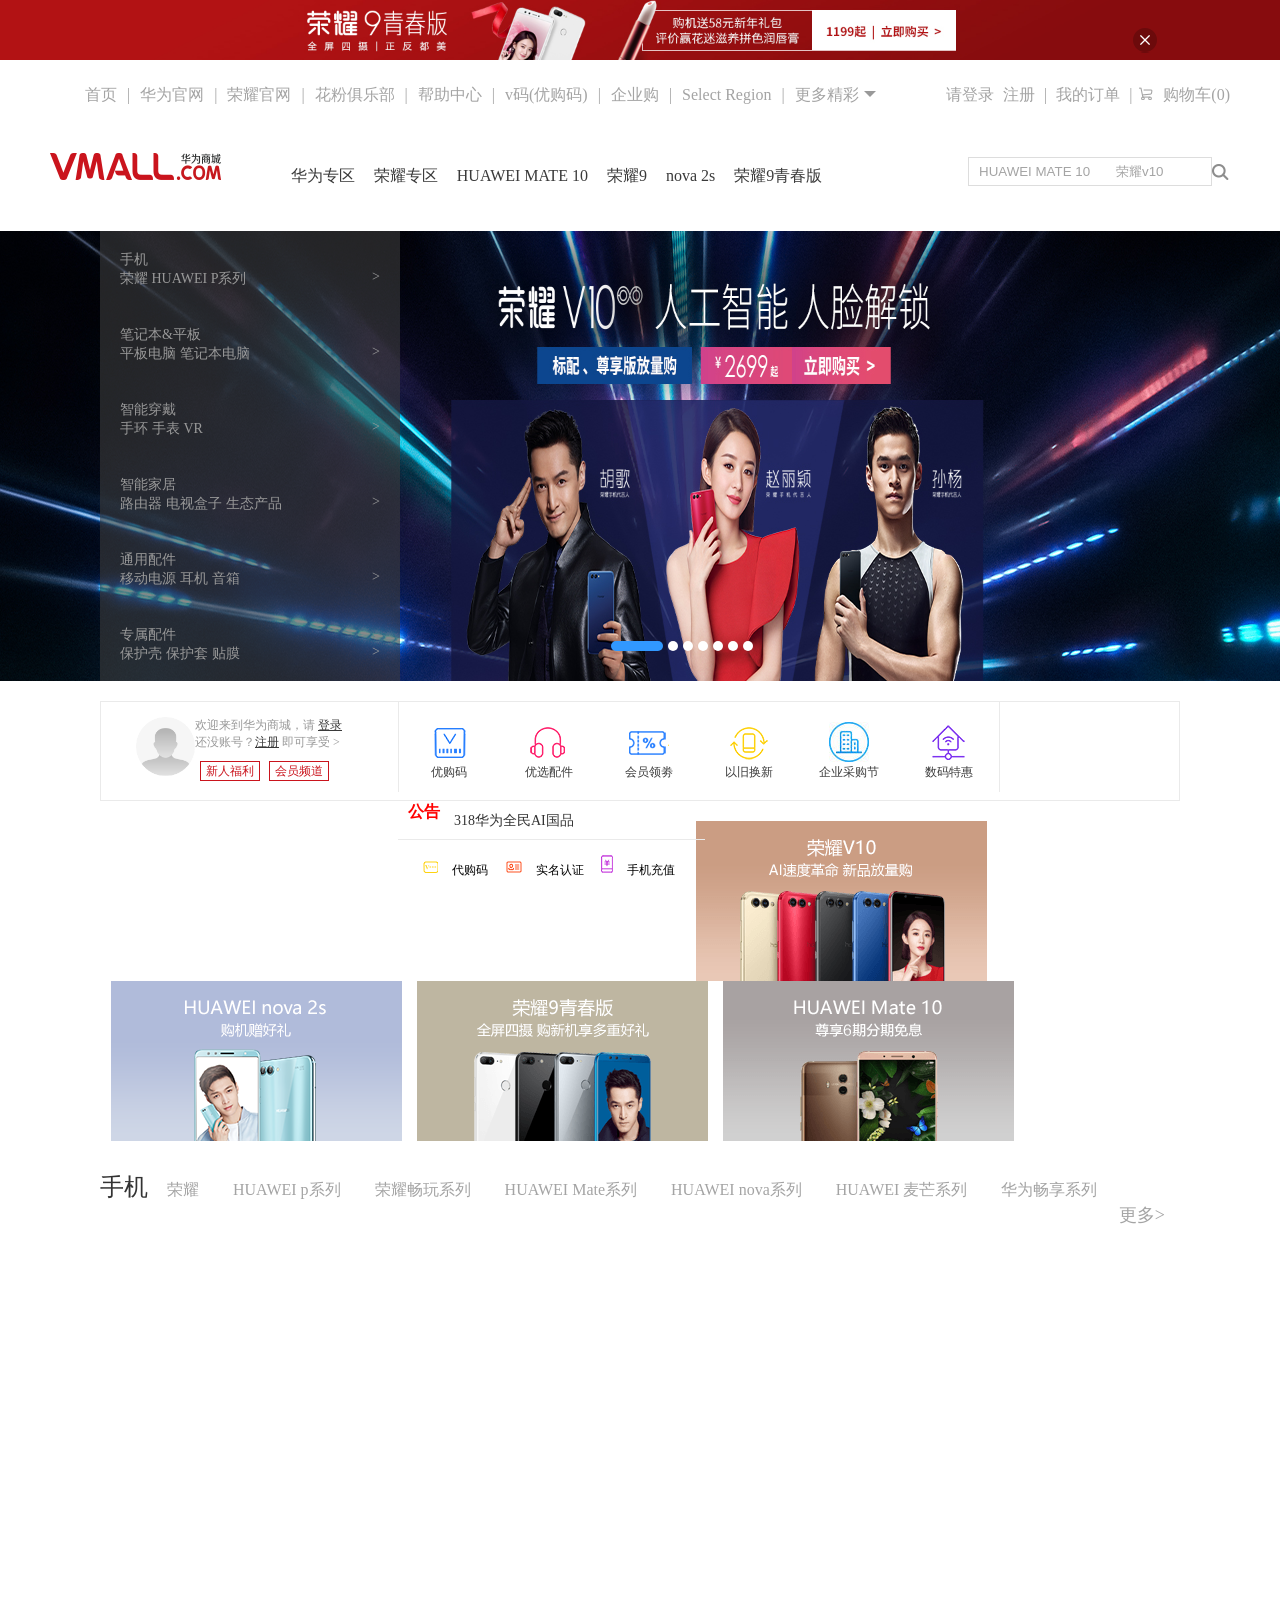
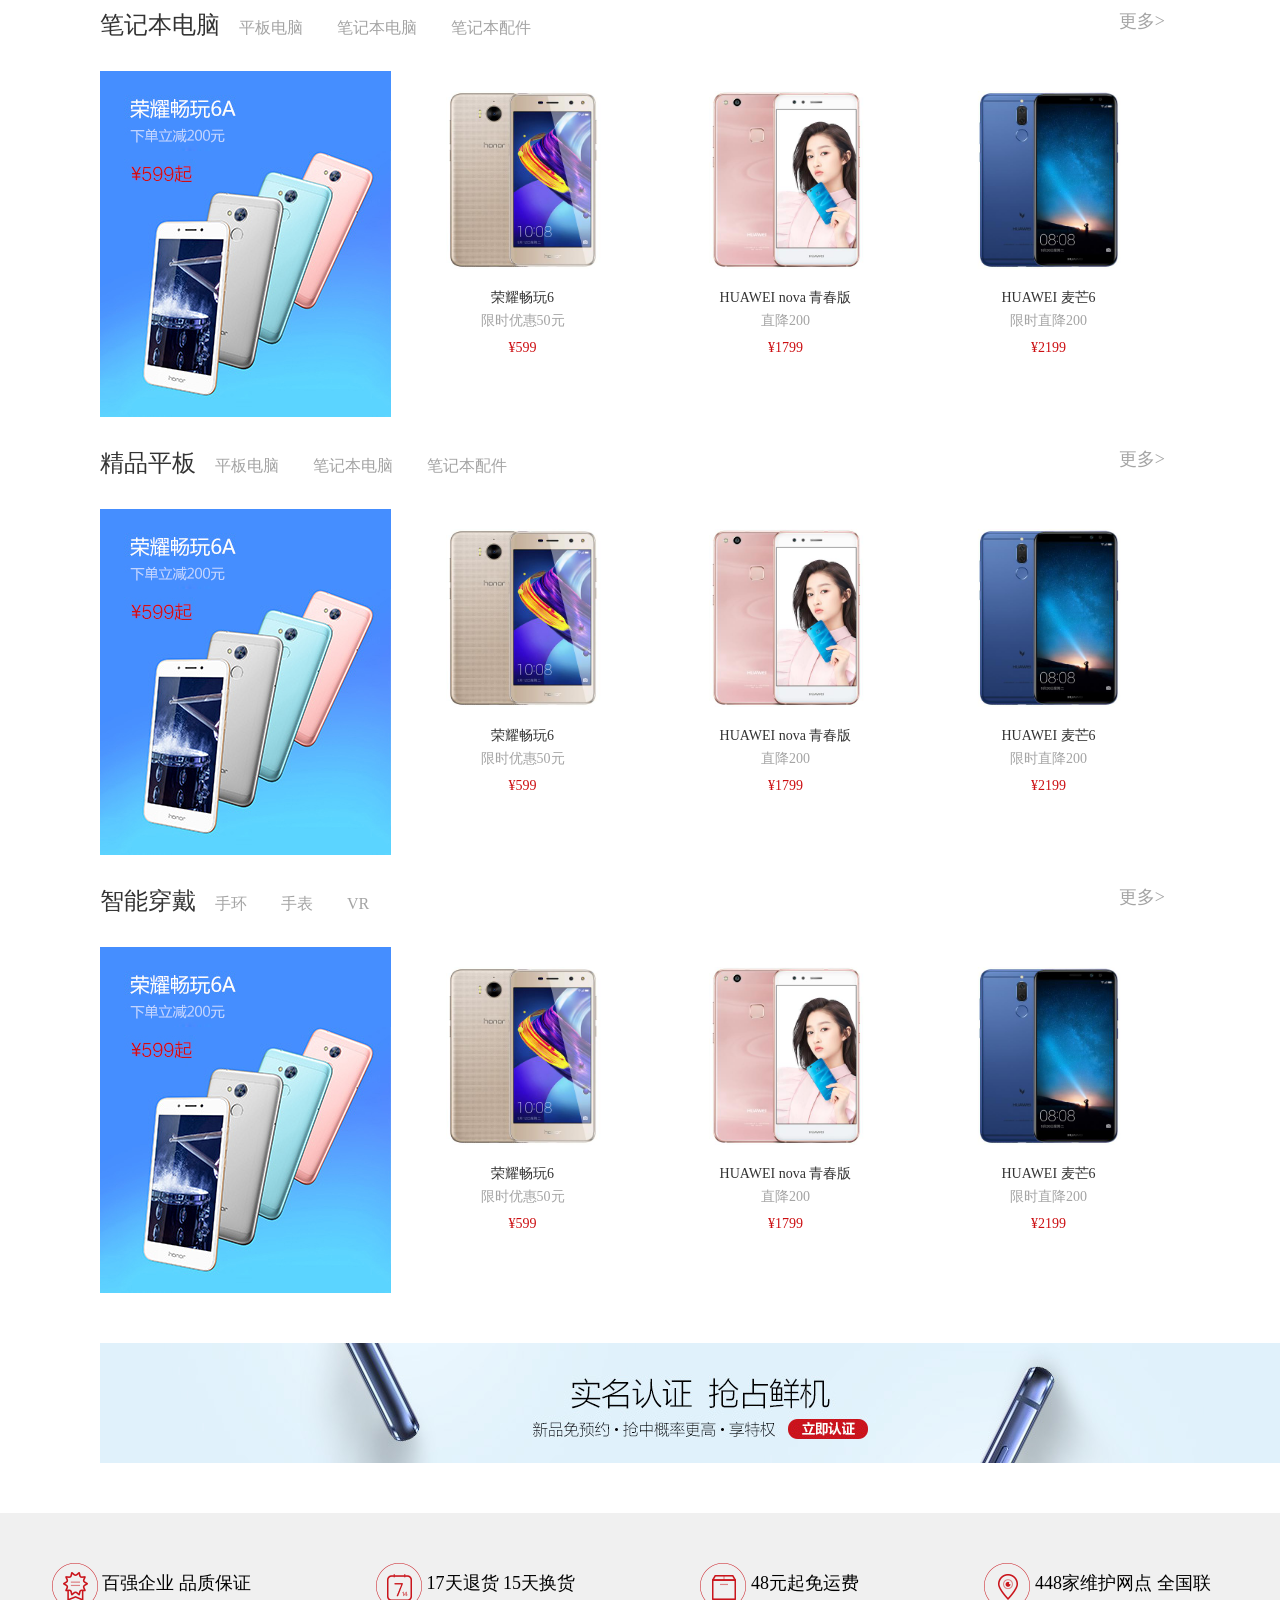
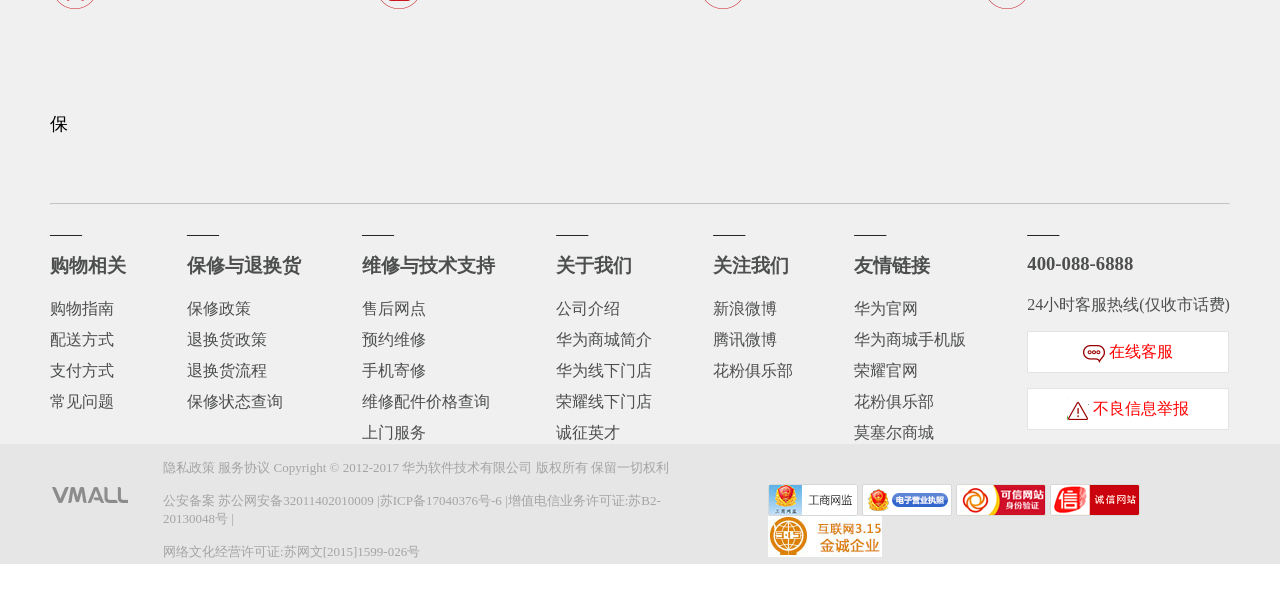
<file: hw/index.html>
<!doctype html>
<html lang="en">
 <head>
  <meta charset="UTF-8">
  <meta name="Generator" content="EditPlus®">
  <meta name="Author" content="">
  <meta name="Keywords" content="">
  <meta name="Description" content="">
  <title>华为商城</title>
  <link rel="stylesheet" href="css/base.css">
  <link rel="stylesheet" href="css/index.css">
 </head>
 <body>
    <header id="header"></header>
	<div class="banner">
     <ul class="banner-img ">
         <li>
             <a href="#">
                 <img src="img/page/20180105235039807.jpg" alt="">
             </a>
         </li>
         <li>
             <a href="#">
                 <img src="img/page/20180108172648570.jpg" alt="">
             </a>
         </li>
         <li>
             <a href="">
                 <img src="img/page/20180109111808302.jpg" alt="">
             </a>
         </li>
         <li>
             <a href="">
                 <img src="img/page/20180109162407794.jpg" alt="">
             </a>
         </li>
         <li>
             <a href="">
                 <img src="img/page/20180109182335131.jpg" alt="">
             </a>
         </li>
         <li>
             <a href="">
                 <img src="img/page/20180110173523696.jpg" alt="">
             </a>
         </li>
         <li>
             <a href="">
                 <img src="img/page/20180110173619831.jpg" alt="">
             </a>
         </li>
         <li>
             <a href="#">
                 <img src="img/page/20180105235039807.jpg" alt="">
             </a>
         </li>
     </ul>
     <ul class="indicators" >
      <li class="active"></li>
      <li></li>
      <li></li>
      <li></li>
      <li></li>
      <li></li>
      <li></li>
     </ul>
    <div class="container">
        <div class="products-nav">
            <div class="phone">
                <div class="genre">
                     <a href="">
                         <p>手机</p>
                     </a>
                     <a href="#">
                         <span>荣耀 </span>
                     </a>
                     <a href="#">
                         <span>HUAWEI P系列</span>
                     </a>
                     <span class="arrow">&gt;</span>
                </div>
                <div class="list">
                    <div class="list-nav">
                        <a href="#">
                            <span>浏览手机频道</span>
                            <span class="query">&gt;</span>
                        </a>
                    </div>
                    <div class="series">
                        <a href="#">荣耀</a>
                        <a href="#">HUAWEI P系列</a>
                        <a href="#">荣耀畅玩系列</a>
                        <a href="#">HUAWEI Mate系列</a>
                        <a href="#">HUAWEI nova系列</a>
                        <a href="#">HUAWEI 麦芒系列</a>
                        <a href="#">华为畅享系列</a>
                    </div>
                    <div class="list-products">
                        <a  href="#"  class="productList">
                            <img src="img/page/142_142_1507794825491mp.jpg" >
                            <p>HUAWEI Mate 10</p>
                            <p class="price">¥3899</p>
                        </a>
                        <a href="#" class="productList">
                            <img src="img/page/142_142_1511747365975mp.jpg" >
                            <p>荣耀V10</p>
                            <p class="price">¥2999</p>
                        </a>
                        <a href="#" class="productList">
                            <img src="img/page/142_142_1518483360291mp.jpg" >
                            <p>HUAWEI nova 2s</p>
                            <p class="price">¥2699</p>
                        </a>
                        <a href="#" class="productList">
                            <img src="img/page/142_142_1513560677378mp.jpg" >
                            <p>荣耀9青春版</p>
                            <p class="price">¥1199</p>
                        </a>
                    </div>
                </div>
            </div>
            <div class=" notebook">
                <div class="genre">
                    <a href="#">
                        <p>笔记本&平板</p>
                    </a>
                    <a href="#">
                        <span>平板电脑 </span>
                    </a>
                    <a href="#">
                        <span>笔记本电脑</span>
                    </a>
                    <span class="arrow">&gt;</span>
                </div>
                <div class="list">
                    <div class="list-nav">
                        <a href="#">
                            <span>浏览笔记本&平板频道</span>
                            <span class="query">&gt;</span>
                        </a>
                    </div>
                    <div class="series">
                        <a href="#">平板电脑</a>
                        <a href="#">笔记本电脑</a>
                        <a href="#">笔记本配件</a>
                    </div>
                    <div class="list-products">
                        <a  href="#"  class="productList">
                            <img src="img/page/142_142_1495008446005mp.jpg" >
                            <p>HUAWEI MateBook X</p>
                            <p class="price">¥7988</p>
                        </a>
                        <a href="#" class="productList">
                            <img src="img/page/142_142_1506671611280mp.jpg" >
                            <p>荣耀WaterPlay</p>
                            <p class="price">¥1999</p>
                        </a>
                        <a href="#" class="productList">
                            <img src="img/page/142_142_1495007640609mp.jpg" >
                            <p>HUAWEI MateBook E</p>
                            <p class="price">¥6888</p>
                        </a>
                        <a href="#" class="productList">
                            <img src="img/page/142_142_1494904534464mp.jpg" >
                            <p>荣耀畅玩平板2 9.6英寸</p>
                            <p class="price">¥999</p>
                        </a>
                    </div>
                </div>
            </div>
            <div class="watch">
                <div class="genre">
                    <a href="#">
                        <p>智能穿戴</p>
                    </a>
                    <a href="#">
                        <span>手环 </span>
                    </a>
                    <a href="#">
                        <span>手表</span>
                    </a>
                    <a href="#">
                        <span>VR</span>
                    </a>
                    <span class="arrow">&gt;</span>
                </div>
                <div class="list">
                    <div class="list-nav">
                        <a href="#">
                            <span>浏览智能穿戴频道</span>
                            <span class="query">&gt;</span>
                        </a>
                    </div>
                    <div class="series">
                        <a href="#">手环</a>
                        <a href="#">手表</a>
                        <a href="#">VR</a>
                    </div>
                    <div class="list-products">
                        <a  href="#"  class="productList">
                            <img src="img/page/142_142_1496627594147mp.jpg" >
                            <p>荣耀手环3</p>
                            <p class="price">¥199</p>
                        </a>
                        <a href="#" class="productList">
                            <img src="img/page/142_142_1507769117117mp.jpg" >
                            <p>HUAWEI WATCH2 Pro</p>
                            <p class="price">¥2588</p>
                        </a>
                        <a href="#" class="productList">
                            <img src="img/page/142_142_1500340865479mp.jpg" >
                            <p>荣耀畅玩手环 A2</p>
                            <p class="price">¥199</p>
                        </a>
                        <a href="#" class="productList">
                            <img src="img/page/142_142_1498099225036mp.jpg" >
                            <p>华为运动手环</p>
                            <p class="price">¥368</p>
                        </a>
                    </div>
                </div>
            </div>
            <div class="home">
                <div class="genre">
                    <a href="#">
                        <p>智能家居</p>
                    </a>
                    <a href="#">
                        <span>路由器 </span>
                    </a>
                    <a href="#">
                        <span>电视盒子</span>
                    </a>
                    <a href="#">
                        <span>生态产品</span>
                    </a>
                    <span class="arrow">&gt;</span>
                </div>
                <div class="list">
                    <div class="list-nav">
                        <a href="#">
                            <span>浏览智能家居频道</span>
                            <span class="query">&gt;</span>
                        </a>
                    </div>
                    <div class="series">
                        <a href="#">路由器</a>
                        <a href="#">电视盒子</a>
                        <a href="#">生态产品</a>
                        <a href="#">子母/分布式路由</a>
                        <a href="#">电力猫/wifi放大器</a>
                        <a href="#">随行wifi</a>

                    </div>
                    <div class="list-products">
                        <a  href="#"  class="productList">
                            <img src="img/page/142_142_1507802394680mp.jpg" >
                            <p>荣耀分布式路由</p>
                            <p class="price">¥899</p>
                        </a>
                        <a href="#" class="productList">
                            <img src="img/page/142_142_1507605356006mp.jpg" >
                            <p>华为路由WS5100</p>
                            <p class="price">¥159</p>
                        </a>
                        <a href="#" class="productList">
                            <img src="img/page/142_142_1507545954611mp.jpg" >
                            <p>荣耀路由2</p>
                            <p class="price">¥219</p>
                        </a>
                        <a href="#" class="productList">
                            <img src="img/page/142_142_1466837793098mp.jpg" >
                            <p>华为路由Q1</p>
                            <p class="price">¥599</p>
                        </a>
                    </div>
                </div>
            </div>
            <div class=" parts">
                <div class="genre">
                    <a href="#">
                        <p>通用配件</p>
                    </a>
                    <a href="#">
                        <span>移动电源 </span>
                    </a>
                    <a href="#">
                        <span>耳机</span>
                    </a>
                    <a href="#">
                        <span>音箱</span>
                    </a>
                    <span class="arrow">&gt;</span>
                </div>
                <div class="list">
                    <div class="list-nav">
                        <a href="#">
                            <span>浏览通用配件频道</span>
                            <span class="query">&gt;</span>
                        </a>
                    </div>
                    <div class="series">
                        <a href="#">移动电源</a>
                        <a href="#">耳机</a>
                        <a href="#">音箱</a>
                        <a href="#">自拍杆/支架</a>
                        <a href="#">充电器/线材</a>
                        <a href="#">U盘/存储卡</a>
                        <a href="#">排插</a>
                        <a href="#">摄像头/镜头</a>
                        <a href="#">智能硬件</a>
                        <a href="#">生活周边</a>
                    </div>
                    <div class="list-products">
                        <a  href="#"  class="productList">
                            <img src="img/page/142_142_1484107261446mp.jpg" >
                            <p>华为10000mAh 移动电源 充电宝</p>
                            <p class="price">¥199</p>
                        </a>
                        <a href="#" class="productList">
                            <img src="img/page/142_142_1489548822739mp.jpg" >
                            <p>荣耀xSport运动蓝牙耳机</p>
                            <p class="price">¥259</p>
                        </a>
                        <a href="#" class="productList">
                            <img src="img/page/142_142_1512699241768mp.jpg" >
                            <p>智能体重秤</p>
                            <p class="price">¥199</p>
                        </a>
                        <a href="#" class="productList">
                            <img src="img/page/142_142_1509064211648mp.jpg" >
                            <p>TYPE-C转HDMI连接线</p>
                            <p class="price">¥108</p>
                        </a>
                    </div>
                </div>
            </div>
            <div class="exclusive">
                <div class="genre">
                    <a href="#">
                        <p>专属配件</p>
                    </a>
                    <a href="#">
                        <span>保护壳 </span>
                    </a>
                    <a href="#">
                        <span>保护套</span>
                    </a>
                    <a href="#">
                        <span>贴膜</span>
                    </a>
                    <span class="arrow">&gt;</span>
                </div>
                <div class="list">
                    <div class="list-nav">
                        <a href="#">
                            <span>浏览专属配件频道</span>
                            <span class="query">&gt;</span>
                        </a>
                    </div>
                    <div class="series">
                        <a href="#">保护壳</a>
                        <a href="#">保护套</a>
                        <a href="#">贴膜</a>
                        <a href="#">盒子专属配件</a>
                        <a href="#">表带</a>
                    </div>
                    <div class="list-products">
                        <a  href="#"  class="productList">
                            <img src="img/page/142_142_1508129455650mp.jpg" >
                            <p>HUAWEI Mate 10 手机导航套件</p>
                            <p class="price">¥179</p>
                        </a>
                        <a href="#" class="productList">
                            <img src="img/page/142_142_1497318865289mp.jpg" >
                            <p>荣耀9炫彩保护壳</p>
                            <p class="price">¥109</p>
                        </a>
                        <a href="#" class="productList">
                            <img src="img/page/142_142_1509955269849mp.jpg" >
                            <p>HUAWEI Mate10 Pro 保护套</p>
                            <p class="price">¥269</p>
                        </a>
                        <a href="#" class="productList">
                            <img src="img/page/142_142_1504163469002mp.jpg" >
                            <p>荣耀V9 play 翻盖保护套</p>
                            <p class="price">¥79</p>
                        </a>
                    </div>
                </div>
            </div>
         </div>

         </div>
     </div>
    <div class="container-lg">
    <div class="home-list">
        <div class="left">
            <div class="head-portrait">
                <img src="img/page/img_not_logged_in.png" alt="">
            </div>
            <div class="w-reg">
                <p>欢迎来到华为商城，请 <a href="login.html">登录</a></p>
                <p>还没账号？<a href="enroll.html">注册</a>  即可享受 &gt;</p>
                <a href="#">新人福利</a>
                <a href="#">会员频道</a>
            </div>
        </div>
        <div class="p-img">
            <ul>
                <li>
                   <p class="img1 img"></p>
                    <span>优购码</span>
                </li>
                <li>
                    <p class="img2 img"></p>
                    <span>优选配件</span>
                </li>
                <li>
                    <p class="img3 img"></p>
                    <span >会员领劵</span>
                </li>
                <li>
                   <p class="img4 img"></p>
                    <span>以旧换新</span>
                </li>
                <li>
                    <p class="img5 img"></p>
                    <span>企业采购节</span>
                </li>
                <li>
                   <p class="img6 img"></p>
                    <span>数码特惠</span>
                </li>
            </ul>
        </div>
        <div >
            <div class="p-notice">
                <div class="notice">
                    <a href="#" >公告</a>
                </div>
                <div class="notice-content">
                    <ul>
                        <li>【全场最高省1000元】华为商城318六周年店庆月</li>
                        <li>318华为全民AI国品</li>
                        <li>【318周年庆 荣耀会场】选品质 购荣耀</li>
                        <li>荣耀畅玩7C新品火爆发售，付款时间调整至3月13日23:59:59</li>
                        <li>华为HiLink智能家居——玩转智“惠”，遇见未来</li>
                        <li>【全场最高省1000元】华为商城318六周年店庆月</li>
                    </ul>
                </div>
            </div>
            <div class="p-info">
                <span class="p-code"></span>
                <span>代购码</span>
                <span class=" attestation"></span>
                <span>实名认证</span>
                <span class="recharge"></span>
                <span>手机充值</span>
            </div>
        </div>
    </div>
    <div class="exploded-view">
        <a href="#">
            <img src="img/page/20171231215818745.png" alt="">
        </a>
        <a href="#">
            <img src="img/page/20180105141229753.png" alt="">
        </a>
        <a href="#">
            <img src="img/page/20171226191821829.png" alt="">
        </a>
        <a href="#">
            <img src="img/page/20180109101936183.png" alt="">
        </a>
    </div>
    <div class="phone">
        <div class="hw">
            <span class="channel-title">手机</span>
            <a href="#">荣耀</a>
            <a href="#">HUAWEI p系列</a>
            <a href="#">荣耀畅玩系列</a>
            <a href="#">HUAWEI Mate系列</a>
            <a href="#">HUAWEI nova系列</a>
            <a href="#">HUAWEI 麦芒系列</a>
            <a href="#">华为畅享系列</a>
            <a href="#" class="still-more">更多></a>
        </div>
        <div class="goods-list">
            <ul></ul>
        </div>
    </div>
    <div class="computer">
            <div class="hw">
                <span class="channel-title">笔记本电脑</span>
                <a href="#">平板电脑</a>
                <a href="#">笔记本电脑</a>
                <a href="#">笔记本配件</a>
                <a href="#" class="still-more">更多></a>
            </div>
            <div class="goods-list">
                <ul>
                    <li>
                        <a href="#">
                            <img src="img/page/1514732386423.jpg" alt="">
                        </a>
                    </li>
                    <li class="grid-items">
                        <a href="#">
                            <img src="img/page/428_428_1504174310613mp.jpg" alt="">
                            <p class="grid-title">荣耀畅玩6</p>
                            <p class="grid-desc">限时优惠50元</p>
                            <p class="grid-price">¥599</p>
                        </a>
                    </li>
                    <li class="grid-items">
                        <a href="#">
                            <img src="img/page/428_428_1493110604858mp.jpg" alt="">
                            <p class="grid-title">HUAWEI nova 青春版</p>
                            <p class="grid-desc">直降200</p>
                            <p class="grid-price">¥1799</p>
                        </a>
                    </li>
                    <li class="grid-items">
                        <a href="#">
                            <img src="img/page/428_428_1505273765269mp.jpg" alt="">
                            <p class="grid-title">HUAWEI 麦芒6</p>
                            <p class="grid-desc">限时直降200</p>
                            <p class="grid-price">¥2199</p>
                        </a>
                    </li>
                </ul>
            </div>
</div>
    <div class=" table-computer">
            <div class="hw">
                <span class="channel-title">精品平板</span>
                <a href="#">平板电脑</a>
                <a href="#">笔记本电脑</a>
                <a href="#">笔记本配件</a>
                <a href="#" class="still-more">更多></a>
            </div>
            <div class="goods-list">
                <ul>
                    <li>
                        <a href="#">
                            <img src="img/page/1514732386423.jpg" alt="">
                        </a>
                    </li>
                    <li class="grid-items">
                        <a href="#">
                            <img src="img/page/428_428_1504174310613mp.jpg" alt="">
                            <p class="grid-title">荣耀畅玩6</p>
                            <p class="grid-desc">限时优惠50元</p>
                            <p class="grid-price">¥599</p>
                        </a>
                    </li>
                    <li class="grid-items">
                        <a href="#">
                            <img src="img/page/428_428_1493110604858mp.jpg" alt="">
                            <p class="grid-title">HUAWEI nova 青春版</p>
                            <p class="grid-desc">直降200</p>
                            <p class="grid-price">¥1799</p>
                        </a>
                    </li>
                    <li class="grid-items">
                        <a href="#">
                            <img src="img/page/428_428_1505273765269mp.jpg" alt="">
                            <p class="grid-title">HUAWEI 麦芒6</p>
                            <p class="grid-desc">限时直降200</p>
                            <p class="grid-price">¥2199</p>
                        </a>
                    </li>
                </ul>
            </div>
        </div>
    <div class="Intelligent-wear">
            <div class="hw">
                <span class="channel-title">智能穿戴</span>
                <a href="#">手环</a>
                <a href="#">手表</a>
                <a href="#">VR</a>
                <a href="#" class="still-more">更多></a>
            </div>
            <div class="goods-list">
                <ul>
                    <li>
                        <a href="#">
                            <img src="img/page/1514732386423.jpg" alt="">
                        </a>
                    </li>
                    <li class="grid-items">
                        <a href="#">
                            <img src="img/page/428_428_1504174310613mp.jpg" alt="">
                            <p class="grid-title">荣耀畅玩6</p>
                            <p class="grid-desc">限时优惠50元</p>
                            <p class="grid-price">¥599</p>
                        </a>
                    </li>
                    <li class="grid-items">
                        <a href="#">
                            <img src="img/page/428_428_1493110604858mp.jpg" alt="">
                            <p class="grid-title">HUAWEI nova 青春版</p>
                            <p class="grid-desc">直降200</p>
                            <p class="grid-price">¥1799</p>
                        </a>
                    </li>
                    <li class="grid-items">
                        <a href="#">
                            <img src="img/page/428_428_1505273765269mp.jpg" alt="">
                            <p class="grid-title">HUAWEI 麦芒6</p>
                            <p class="grid-desc">限时直降200</p>
                            <p class="grid-price">¥2199</p>
                        </a>
                    </li>
                </ul>
            </div>
        </div>
    <div class="identification">
        <a href="#">
            <img src="img/page/20170313112742735.jpg" alt="">
        </a>
    </div>
</div>
 <footer id="footer"></footer>
 </body>
 <script src="js/jquery.js"></script>
 <script src="js/index.js"></script>
</html>
</file>
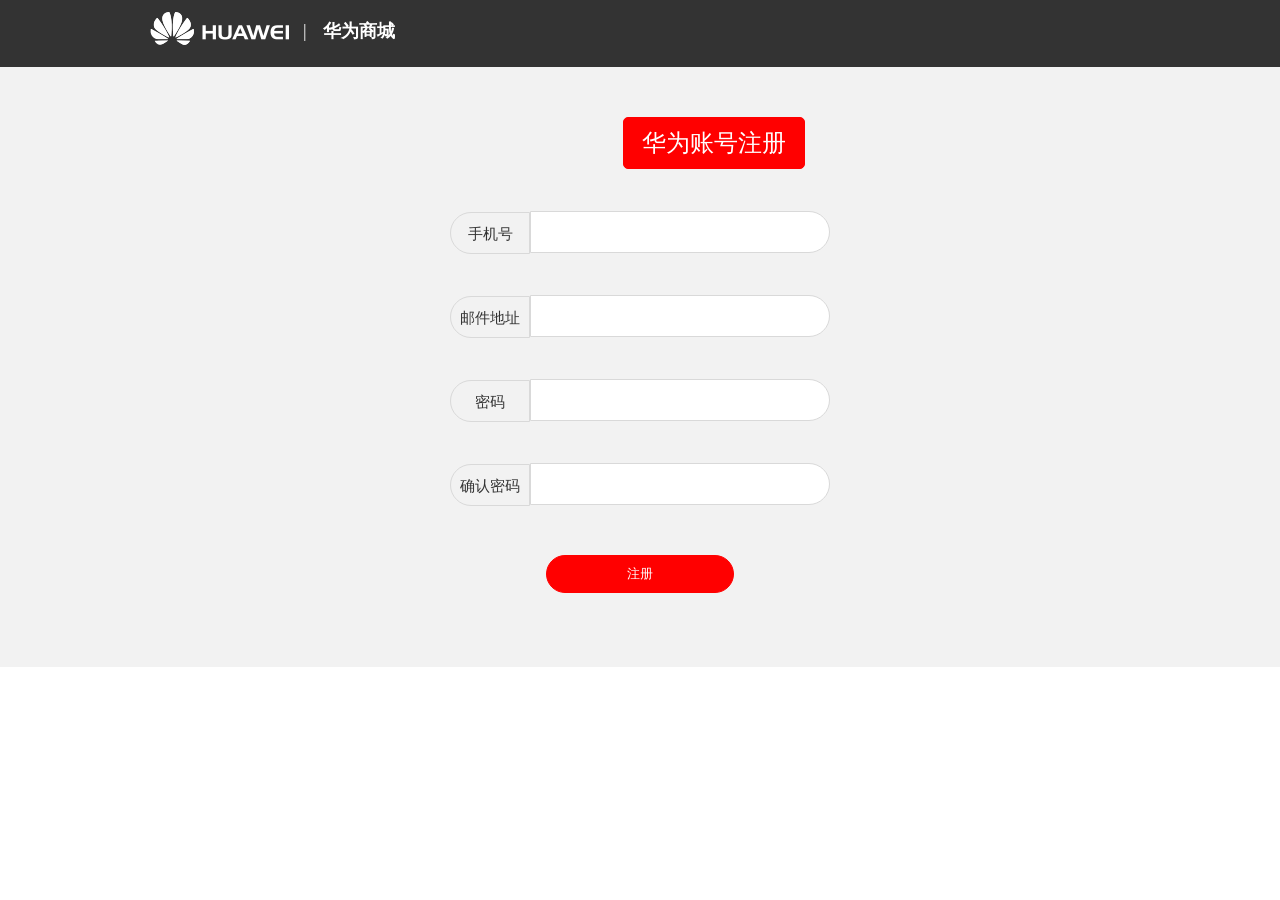
<file: hw/enroll.html>
<!DOCTYPE html>
<html lang="en">
<head>
    <meta charset="UTF-8">
    <title>Title</title>
    <link rel="stylesheet" href="css/base.css">
    <link rel="stylesheet" href="css/enroll.css">
</head>
<body>
    <div>
        <div class="e-header">
            <img src="img/login/head-top.png" class="logo">
            <b class="style">|</b>
            <b class="txt">华为商城</b>
        </div>
        <div class="e-list">
            <ul>
                <li class="e-nav">
                    华为账号注册
                </li>
                <li>
                    <span class="input-left">手机号</span>
                    <input type="text" class="input-right e-phone">
                    <span class="proving">手机号码不正确 !</span>
                    <span class="proving">该手机号已注册 !</span>
                </li>
                <li>
                    <span class="input-left">邮件地址</span>
                    <input type="text" class="input-right e-email">
                    <span class="proving">邮箱地址不正确 !</span>
                </li>
                <li>
                    <span class="input-left">密码</span>
                    <input type="password" class="input-right e-password">
                    <span class="proving">密码必须是4-16数字或字母 !</span>
                </li>
                <li>
                    <span class="input-left ">确认密码</span>
                    <input type="password" class="input-right confirmation-code">
                    <span class="proving">两次密码不一样 !</span>
                </li>
                <li>
                    <input type="submit" value="注册" class="e-submit">
                </li>
            </ul>
        </div>
    </div>
    <script src="js/jquery.js"></script>
    <script src="js/enroll.js"></script>
</body>
</html>
</file>
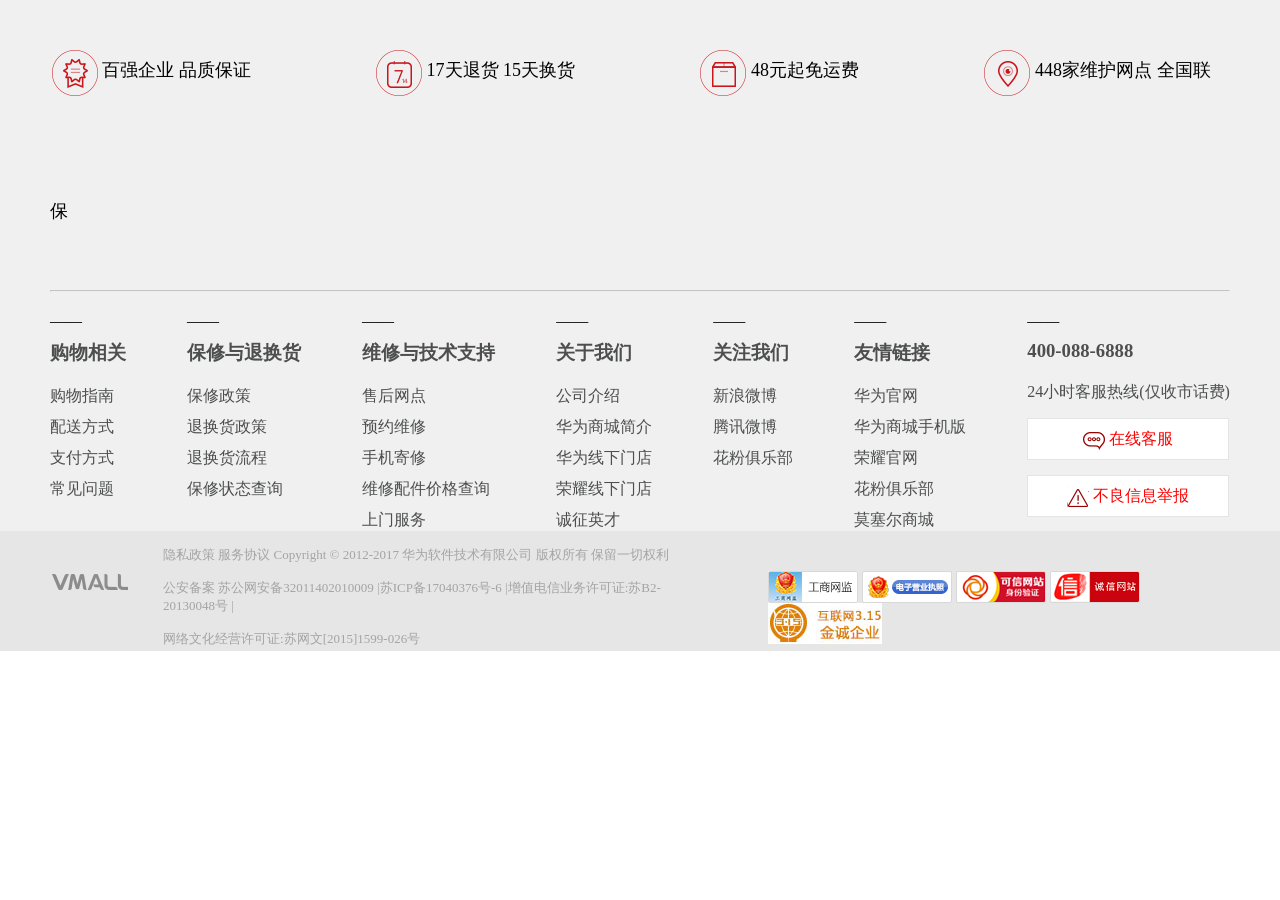
<file: hw/footer.html>
<!doctype html>
<html lang="en">
 <head>
  <meta charset="UTF-8">
  <meta name="Generator" content="EditPlus®">
  <meta name="Author" content="">
  <meta name="Keywords" content="">
  <meta name="Description" content="">
  <title>Document</title>
  <link rel="stylesheet" href="css/base.css">
  <link rel="stylesheet" href="css/footer.css">
 </head>
 <body>
	<div class='foot'>
		<div class='foot-top'>
			<div class='company'>
				<b class='f1'></b>
				<span>百强企业 品质保证</span>
				<b class='f2'></b>
				<span>17天退货 15天换货</span>
				<b class='f3'></b>
				<span>48元起免运费</span>
				<b class='f4'></b>
				<span>448家维护网点 全国联保</span>
				<hr>
			</div>
			<div class='footer-serve'>
				<ul >
					<li>——</li>
					<li>
						<a href="#"><h3>购物相关</h3></a>
					</li>
					<li>
						<a href="#">购物指南</a>
					</li>
					<li>
						<a href="#">配送方式</a>
					</li>
					<li>
						<a href="#">支付方式</a>
					</li>
					<li>
						<a href="#">常见问题</a>
					</li>
				</ul>
				<ul >
					<li>——</li>
					<li>
						<a href="#"><h3>保修与退换货</h3></a>
					</li>
					<li>
						<a href="#">保修政策</a>
					</li>
					<li>
						<a href="#">退换货政策</a>
					</li>
					<li>
						<a href="#">退换货流程</a>
					</li>
					<li>
						<a href="#">保修状态查询</a>
					</li>
				</ul>
				<ul >
					<li>——</li>
					<li>
						<a href="#"><h3>维修与技术支持</h3></a>
					</li>
					<li>
						<a href="#">售后网点</a>
					</li>
					<li>
						<a href="#">预约维修</a>
					</li>
					<li>
						<a href="#">手机寄修</a>
					</li>
					<li>
						<a href="#">维修配件价格查询</a>
					</li>
					<li>
						<a href="#">上门服务</a>
					</li>
				</ul>
				<ul >
					<li>——</li>
					<li>
						<a href="#"><h3>关于我们</h3></a>
					</li>
					<li>
						<a href="#">公司介绍</a>
					</li>
					<li>
						<a href="#">华为商城简介</a>
					</li>
					<li>
						<a href="#">华为线下门店</a>
					</li>
					<li>
						<a href="#">荣耀线下门店</a>
					</li>
					<li>
						<a href="#">诚征英才</a>
					</li>
				</ul>
				<ul >
					<li>——</li>
					<li>
						<a href="#"><h3>关注我们</h3></a>
					</li>
					<li>
						<a href="#">新浪微博</a>
					</li>
					<li>
						<a href="#">腾讯微博</a>
					</li>
					<li>
						<a href="#">花粉俱乐部</a>
					</li>
				</ul>
				<ul >
					<li>——</li>
					<li>
						<a href="#"><h3>友情链接</h3></a>
					</li>
					<li>
						<a href="#">华为官网</a>
					</li>
					<li>
						<a href="#">华为商城手机版</a>
					</li>
					<li>
						<a href="#">荣耀官网</a>
					</li>
					<li>
						<a href="#">花粉俱乐部</a>
					</li>
					<li>
						<a href="#">莫塞尔商城</a>
					</li>
				</ul>
				<ul class='custom'>
					<li>——</li>
					<li>
						<a href="#"><h3>400-088-6888</h3></a>
					</li>
					<li>
						<a href="#">24小时客服热线(仅收市话费)</a>
					</li>
					<li class='on-line'>
						<span></span>
						<a href="#">在线客服</a>
					</li>
					<li class='report'>
						<span></span>
						<a href="#">不良信息举报</a>
					</li>
				</ul>
			</div>
		</div>
		<div class='foot-bottom'>
			<a href="#"></a>
			<ul class='copr'>
				<li>
					隐私政策 服务协议 Copyright © 2012-2017 
					华为软件技术有限公司 版权所有 保留一切权利
				</li>
				<li>
					公安备案 苏公网安备32011402010009 |苏ICP备17040376号-6 |增值电信业务许可证:苏B2-20130048号 |
				</li>
				<li>
					网络文化经营许可证:苏网文[2015]1599-026号
				</li>
			</ul>
			<div class='print'>
				<a href="#">
					<img src="img/page/20161224180914742.jpg" alt="">
					<img src="img/page/20160226162415360.png" alt="">
					<img src="img/page/20160226162521265.png" alt="">
					<img src="img/page/20160226162531395.png" alt="">
					<img src="img/page/20170725194955862.jpg" alt="">
				</a>
			</div>
		</div>
	</div>
 </body>
</html>
</file>
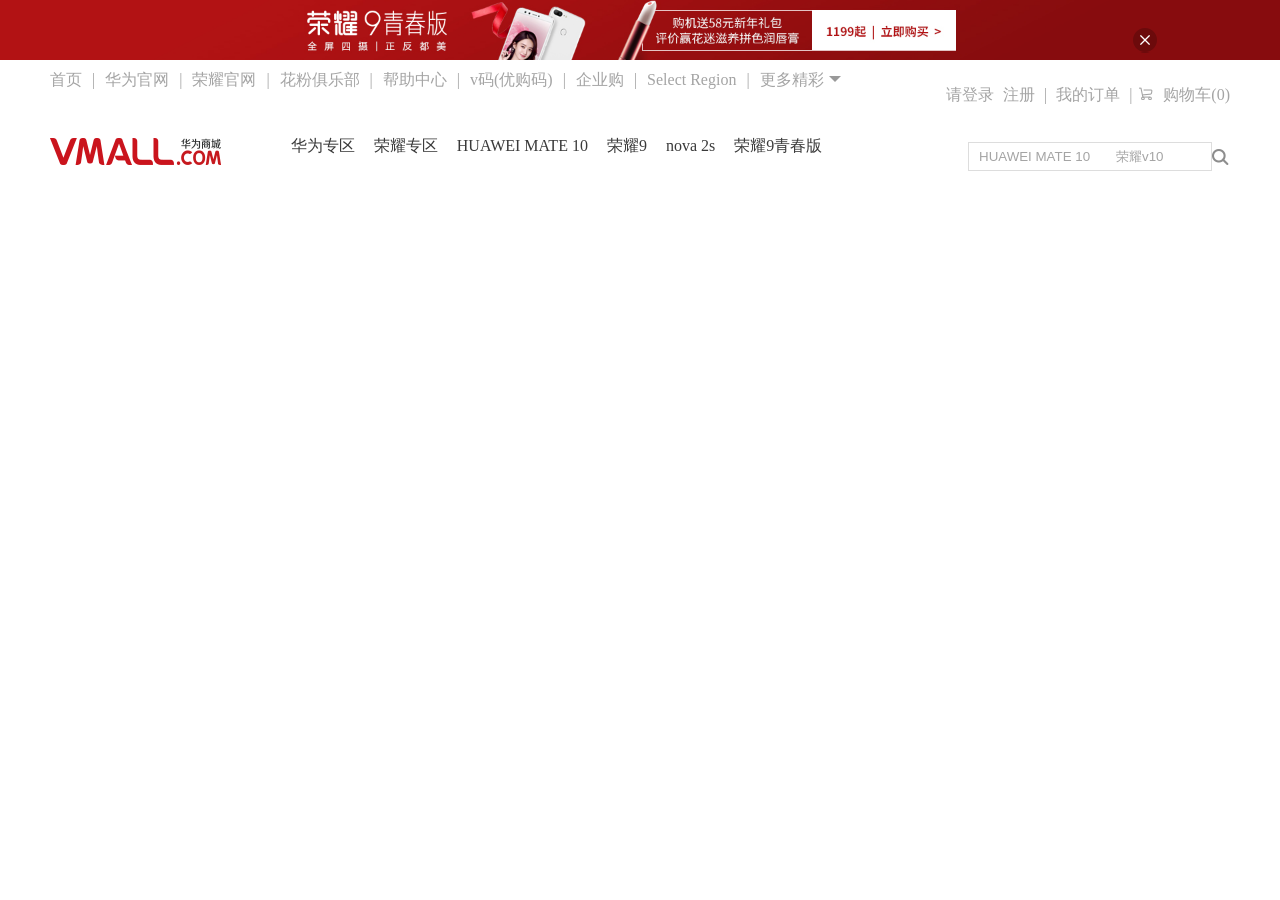
<file: hw/header.html>
<!doctype html>
<html lang="en">
 <head>
  <meta charset="UTF-8">
  <meta name="Generator" content="EditPlus®">
  <meta name="Author" content="">
  <meta name="Keywords" content="">
  <meta name="Description" content="">
  <title>Document</title>
  <link rel="stylesheet" href="css/base.css">
  <link rel="stylesheet" href="css/header.css">
 </head>
 <body>
	<div class='main'>
		<div class='header'>
			<a href="#" class='chart'>
				<img src="img/page/20180110174526650.jpg" class="ad">
				<span class="delete"></span>
			</a>
			<div class='nav'>
				<div class='left'>
					<a href="#">首页</a>
					<span>|</span>
					<a href="#">华为官网</a>
					<span>|</span>
					<a href="#">荣耀官网</a>
					<span>|</span>
					<a href="#">花粉俱乐部</a>
					<span>|</span>
					<a href="#">帮助中心</a>
					<span>|</span>
					<a href="#">v码(优购码)</a>
					<span>|</span>
					<a href="#">企业购</a>
					<span>|</span>
					<a href="#">Select Region</a>
					<span>|</span>
					<a href="#" class="content">更多精彩</a>
					<a class='dela content'></a>
					<div class="hide">
						<a href="#">EMUI</a>
						<a href="#">应用市场</a>
						<a href="#">华为终端云空间</a>
						<a href="#">开发者联盟</a>
						<div class="QR-Code">
							<img src="img/page/qrcode_vmall_new_app01.png" >
							<div>
								<span>扫一扫</span>
								<a href="#">下载客户端</a>
							</div>
						</div>
					</div>
				</div>
				<div class='right'>
					<a href="login.html">请登录</a>
					<a href="enroll.html">注册</a>
					<span>|</span>
					<a href="#">我的订单</a>
					<span>|</span>
					<div class='car shopping'></div>
					<a href="#" class="shopping">购物车(0)</a>
					<div class="shopping-cart">
						<img src="img/page/icon-header-minicart.png" alt="">
						<p>你的购物车是空的赶紧选购吧~</p>
					</div>
				</div>
			</div>
			<div class='nav-goods'>
				<a href="#" class='logo'>
						<img src="img/page/logo20170801113951.png" alt="">
				</a>
				<div class='left'>
					<a href="#">华为专区</a>
					<a href="#">荣耀专区</a>
					<a href="#">HUAWEI MATE 10</a>
					<a href="#">荣耀9</a>
					<a href="#">nova 2s</a>
					<a href="#">荣耀9青春版</a>
				</div>
				<div class='right'>
					<input type="text" class='textbox' placeholder='HUAWEI MATE 10       荣耀v10'>
					<div class='search'></div>
				</div>
			</div>
		</div>
	</div>
	<script src="js/header.js"></script>
 </body>
</html>
</file>
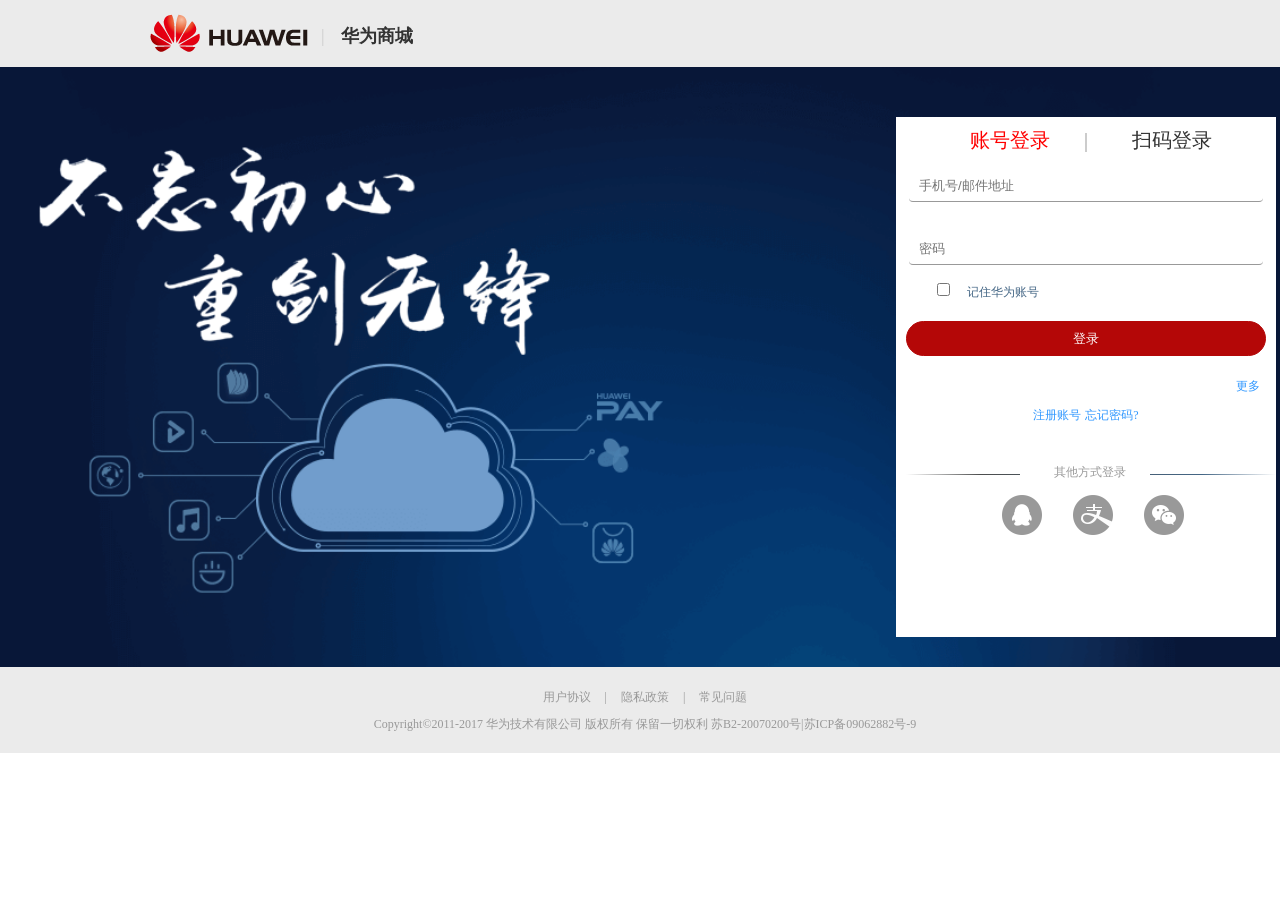
<file: hw/login.html>
<!doctype html>
<html lang="en">
 <head>
  <meta charset="UTF-8">
  <meta name="Generator" content="EditPlus®">
  <meta name="Author" content="">
  <meta name="Keywords" content="">
  <meta name="Description" content="">
  <title>Document</title>
  <link rel="stylesheet" href="css/base.css">
  <link rel="stylesheet" href="css/login.css">
 </head>
 <body>
	<div>
		<div>
			<div class="nav">
				<img src="img/login/huaweiLogo.png" alt="" class="logo">
				<b class="style">|</b>
				<b class="txt">华为商城</b>
			</div>
			<div class="banner">
			  <ul class="background">
					<li>
						<span class="login">账号登录</span>
						<span class="wire">|</span>
						<span class="entry">扫码登录</span>
					</li>
					  <li class="scan">
						  <div class="holder">
							  <img src="img/login/getqrWeb.png"  class="tdc">
							  <img src="img/login/qrCode-help.png" class="mobile-phone">
						  </div>
						  <p class="app">使用华为移动服务APP扫一扫</p>
						  <p class="set-up">若您使用华为手机，请进入“设置”>“华为帐号”扫码登录。</p>
					  </li>
					<li >
						<input type="text" placeholder='手机号/邮件地址' class="cheek uname">
						<span class="show">手机号或邮件地址不正确！</span>
					</li>
					<li>
						<input type="password" placeholder='密码' class="cheek upwd">
						<span class="show">密码不正确！</span>
					</li>
				    <li>
						<!--显示验证码-->
						<!--<img src="data/code.php" title="看不清点击换一张" class="code">-->
						<!--&lt;!&ndash;创建文本框请用户输入验证码&ndash;&gt;-->
						<!--<input type="text" id="code" />-->
					</li>
					<li class="checkbox">
						<input type="checkbox">
						<span class="accountNumber">记住华为账号</span>
					</li>
					<li>
						<input type="submit" value='登录' class="submit">
					</li>
					<li>
						<a href="#" class="txts more">更多</a>
					</li>
					<li class="center">
						<a href="enroll.html"class="txts">注册账号</a>
						<a href="#" class="txts">忘记密码?</a>
					</li>
					<li class="other-content">
						<p class="line"></p>
						<p class="other-login">其他方式登录</p>
					</li>
					<li>
						<span class="qq"></span>
						<span class="Alipay"></span>
						<span class="Wechat"></span>
					</li>
				</ul>
			</div>
			<div class="container">
				<a href="#">用户协议</a>
				<span>|</span>
				<a href="#">隐私政策</a>
				<span>|</span>
				<a href="#">常见问题</a>
				<p>Copyright©2011-2017 华为技术有限公司 版权所有 保留一切权利 苏B2-20070200号|苏ICP备09062882号-9</p>
			</div>
		</div>
	</div>
	<script src="js/jquery.js"></script>
	<script src="js/login.js"></script>
 </body>
</html>
</file>
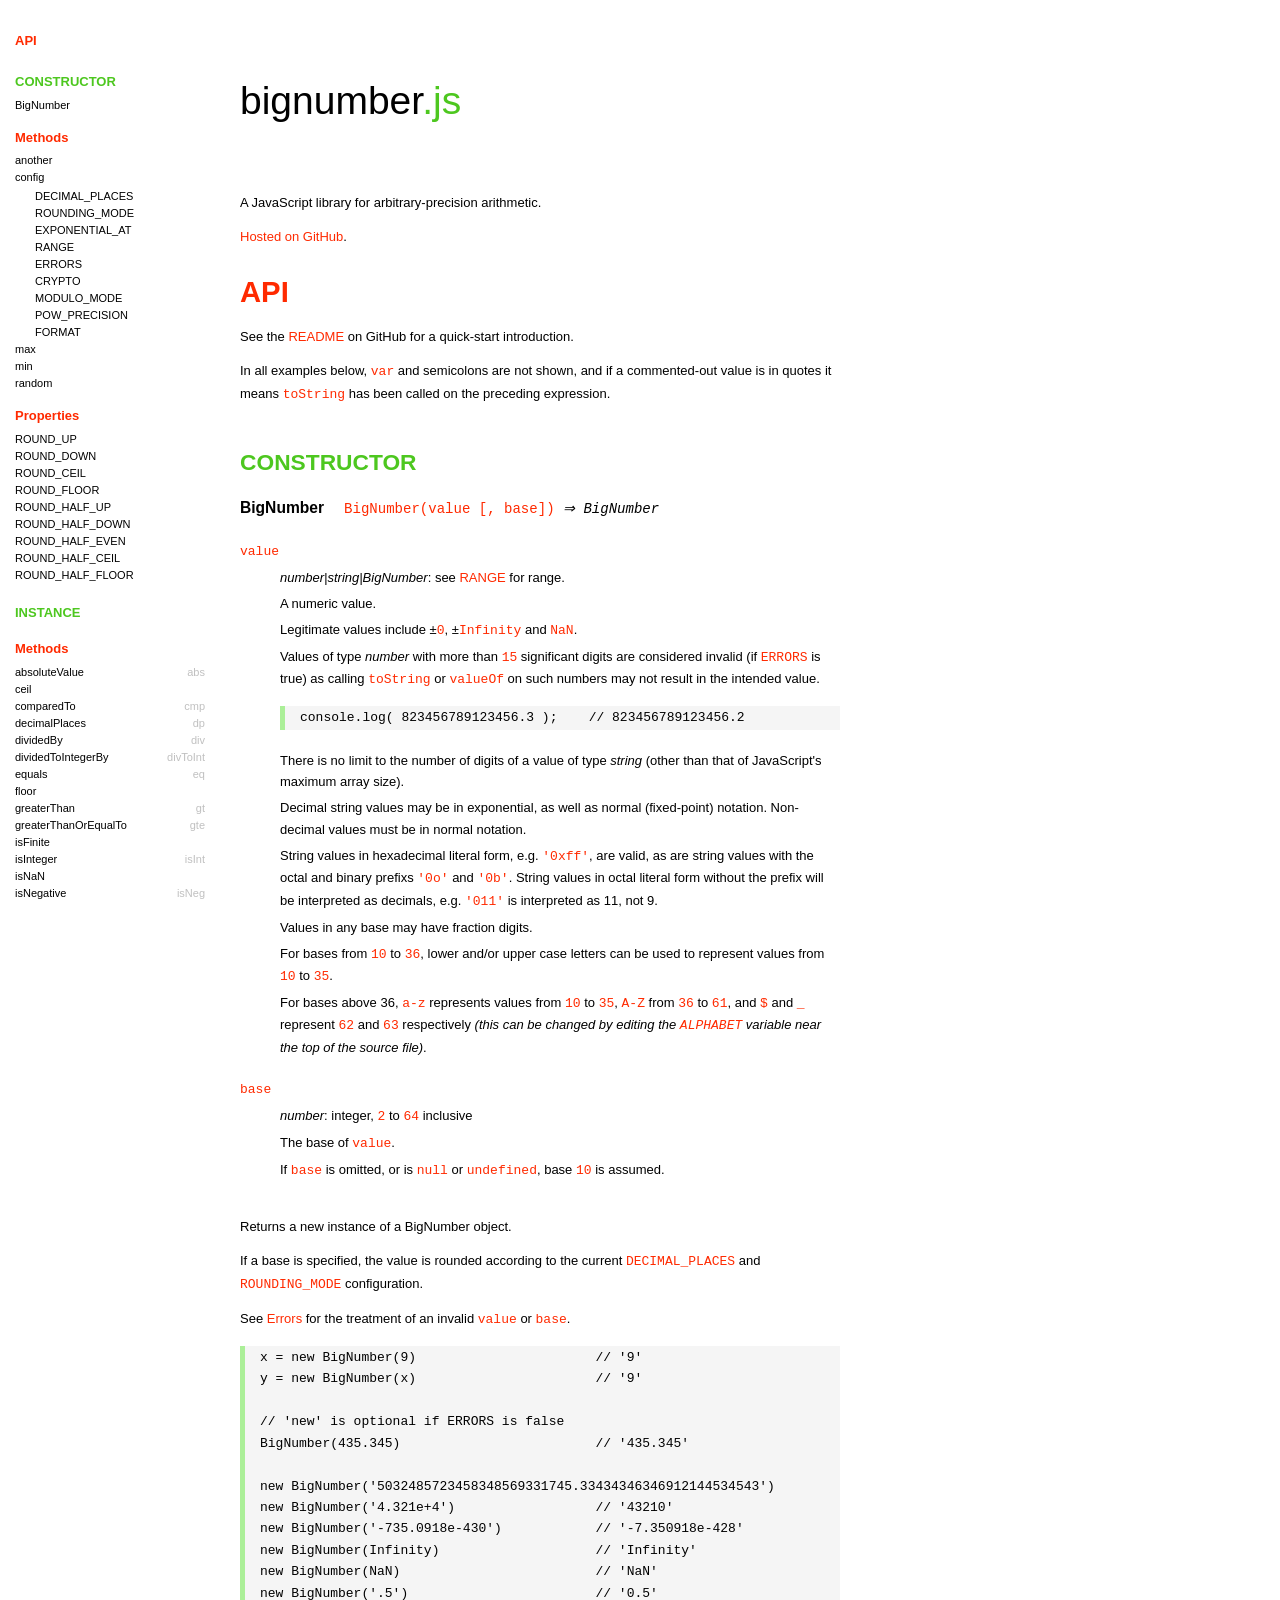
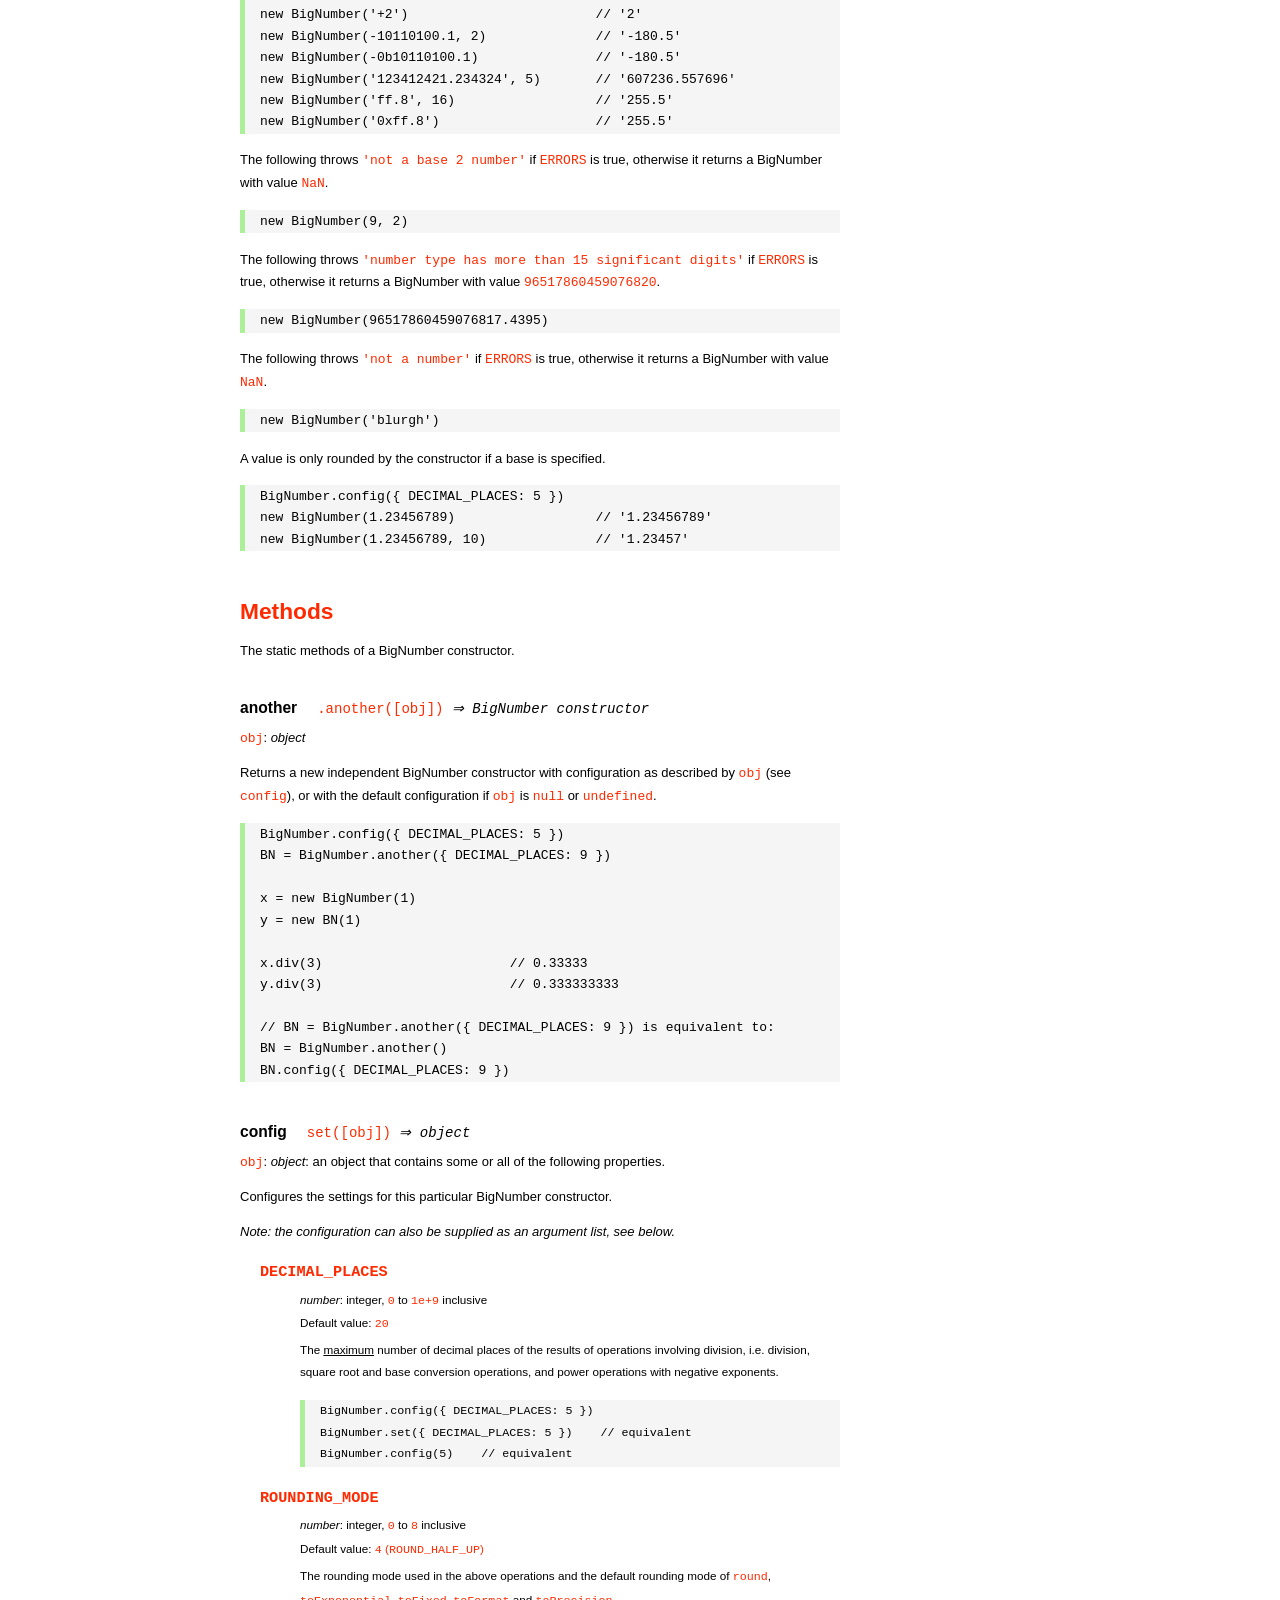
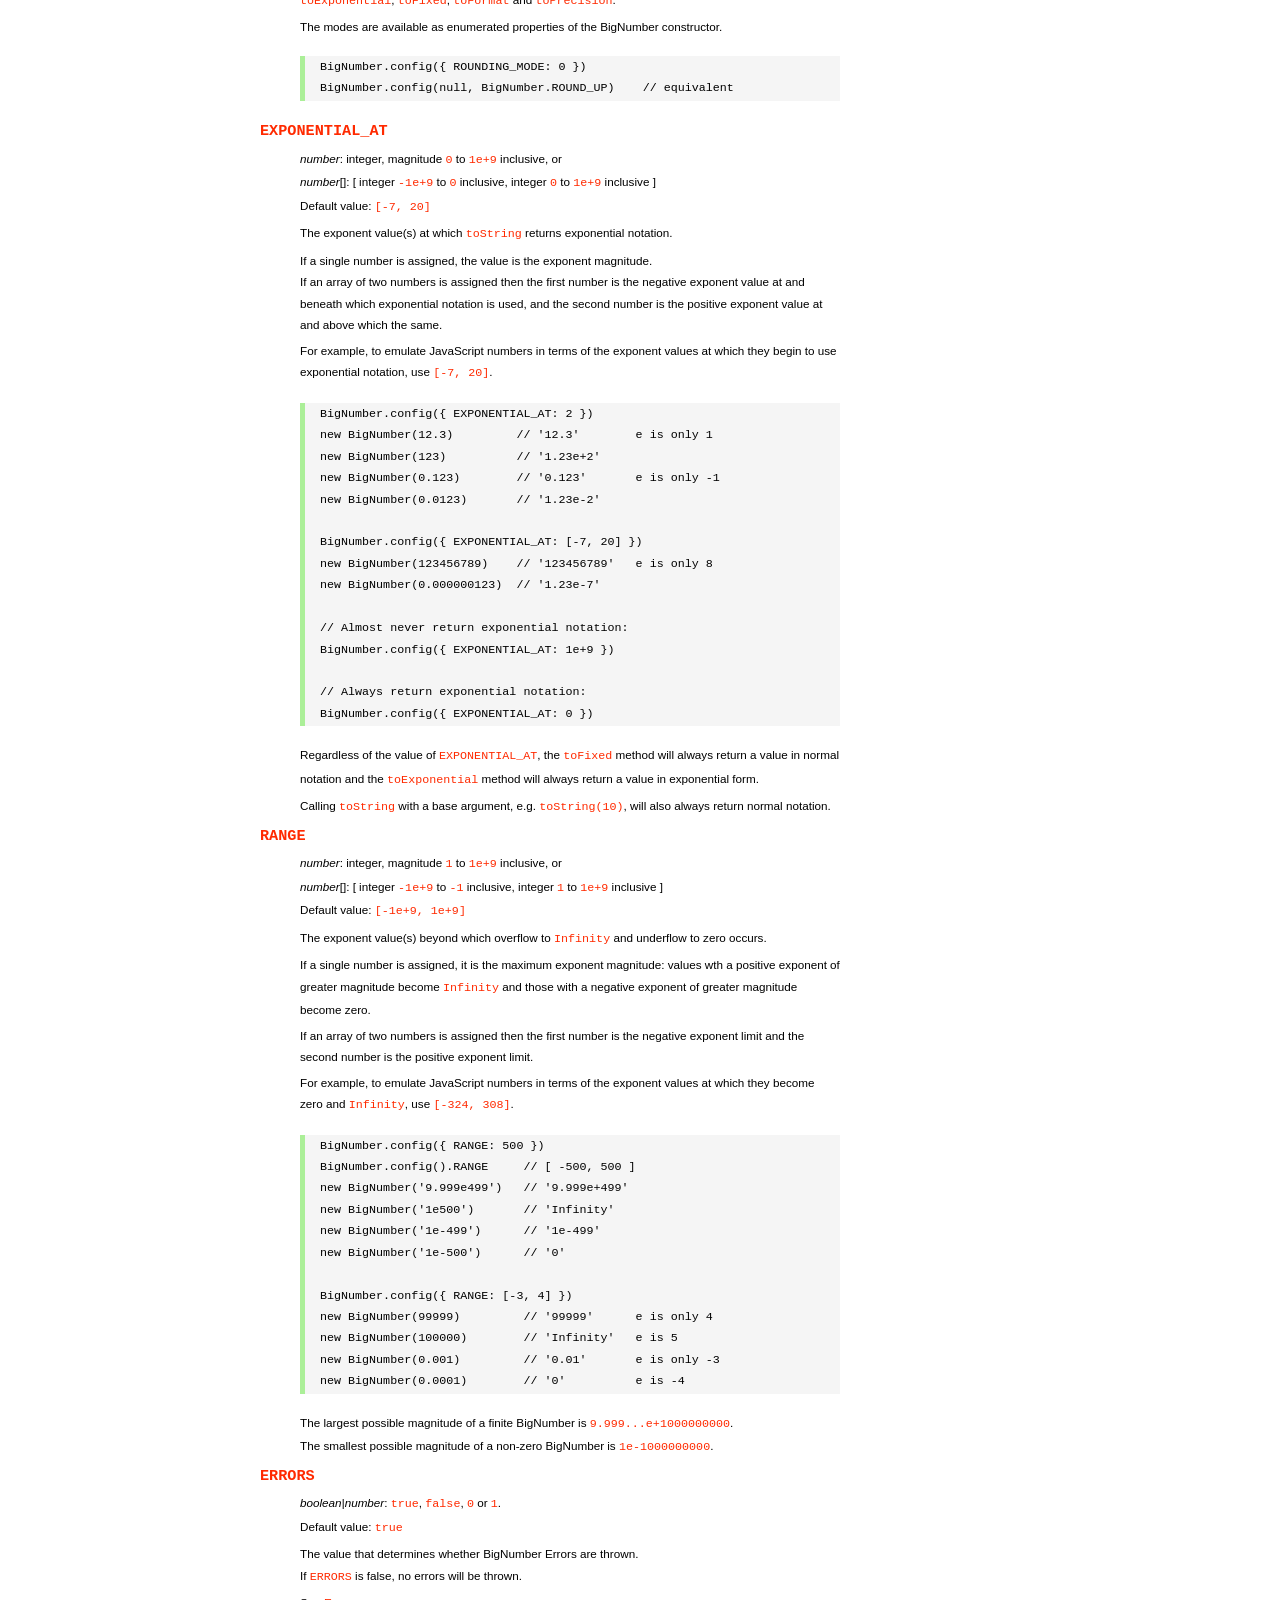
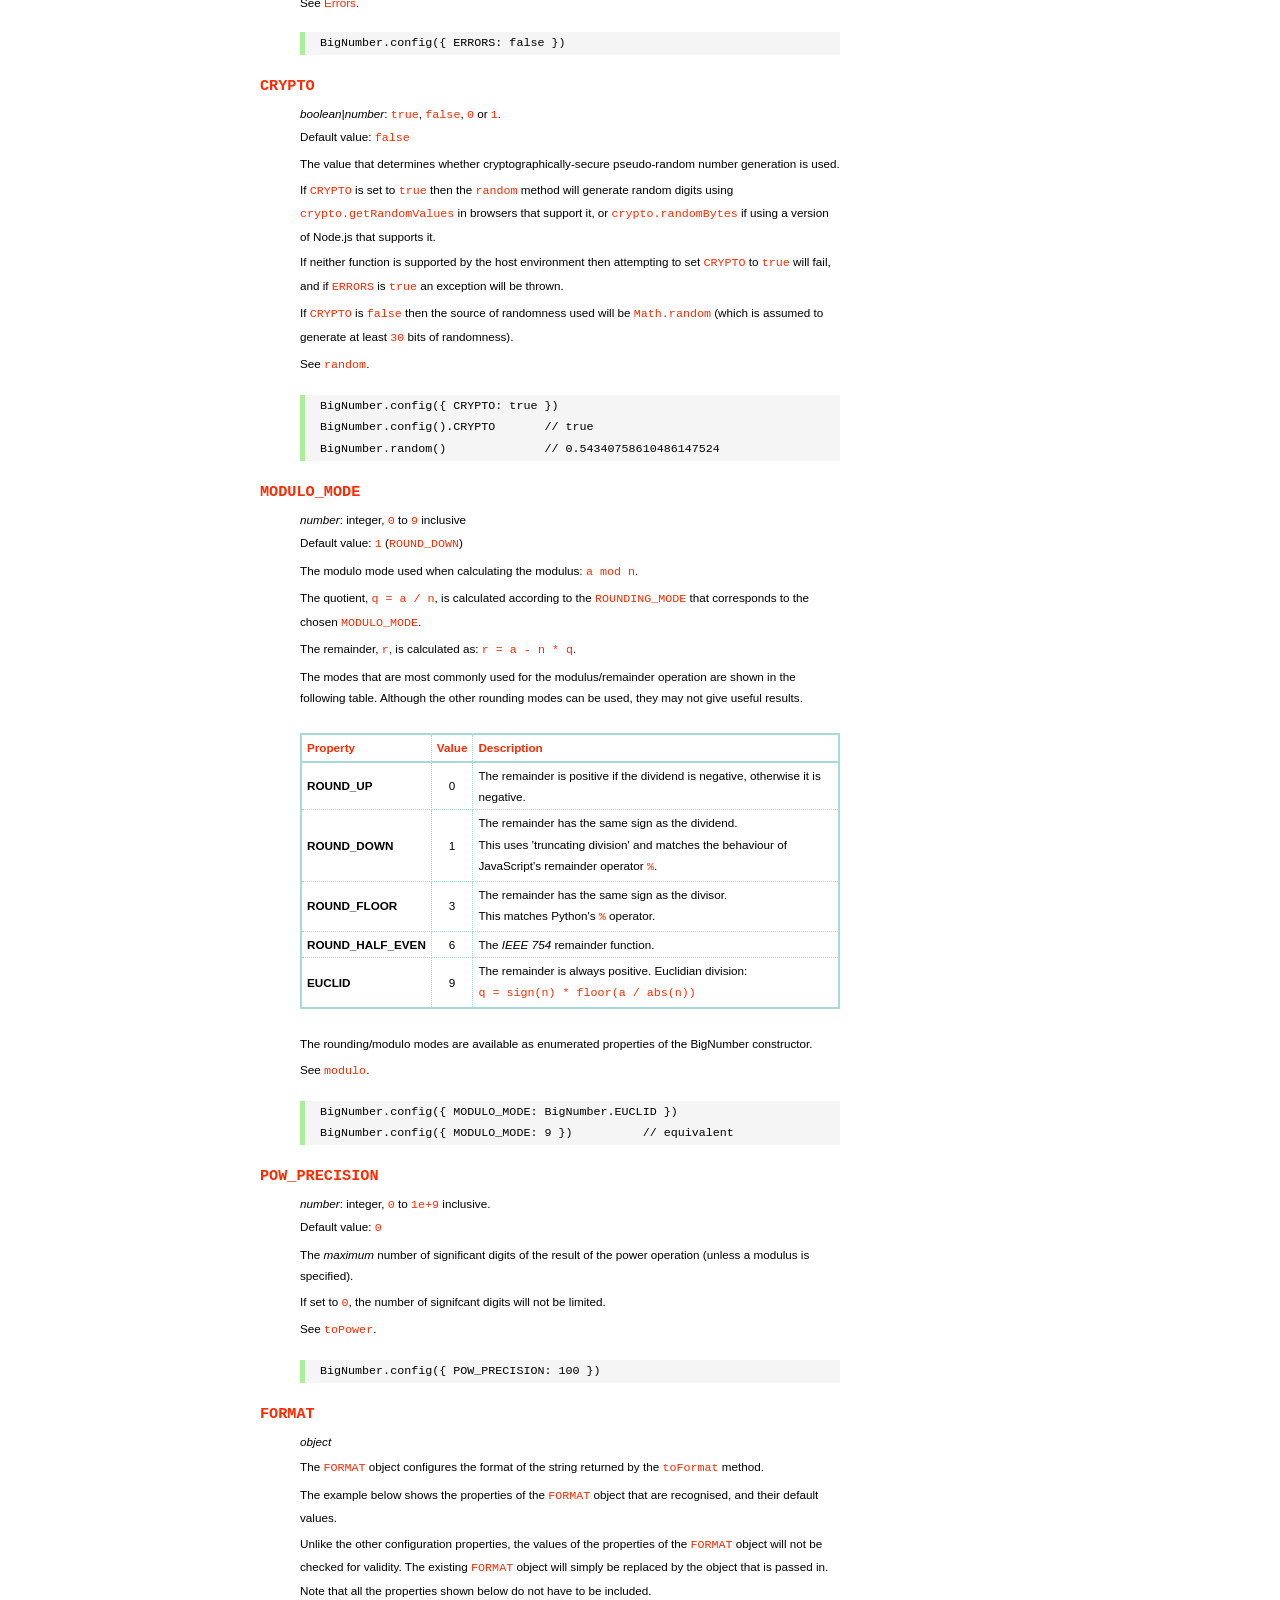
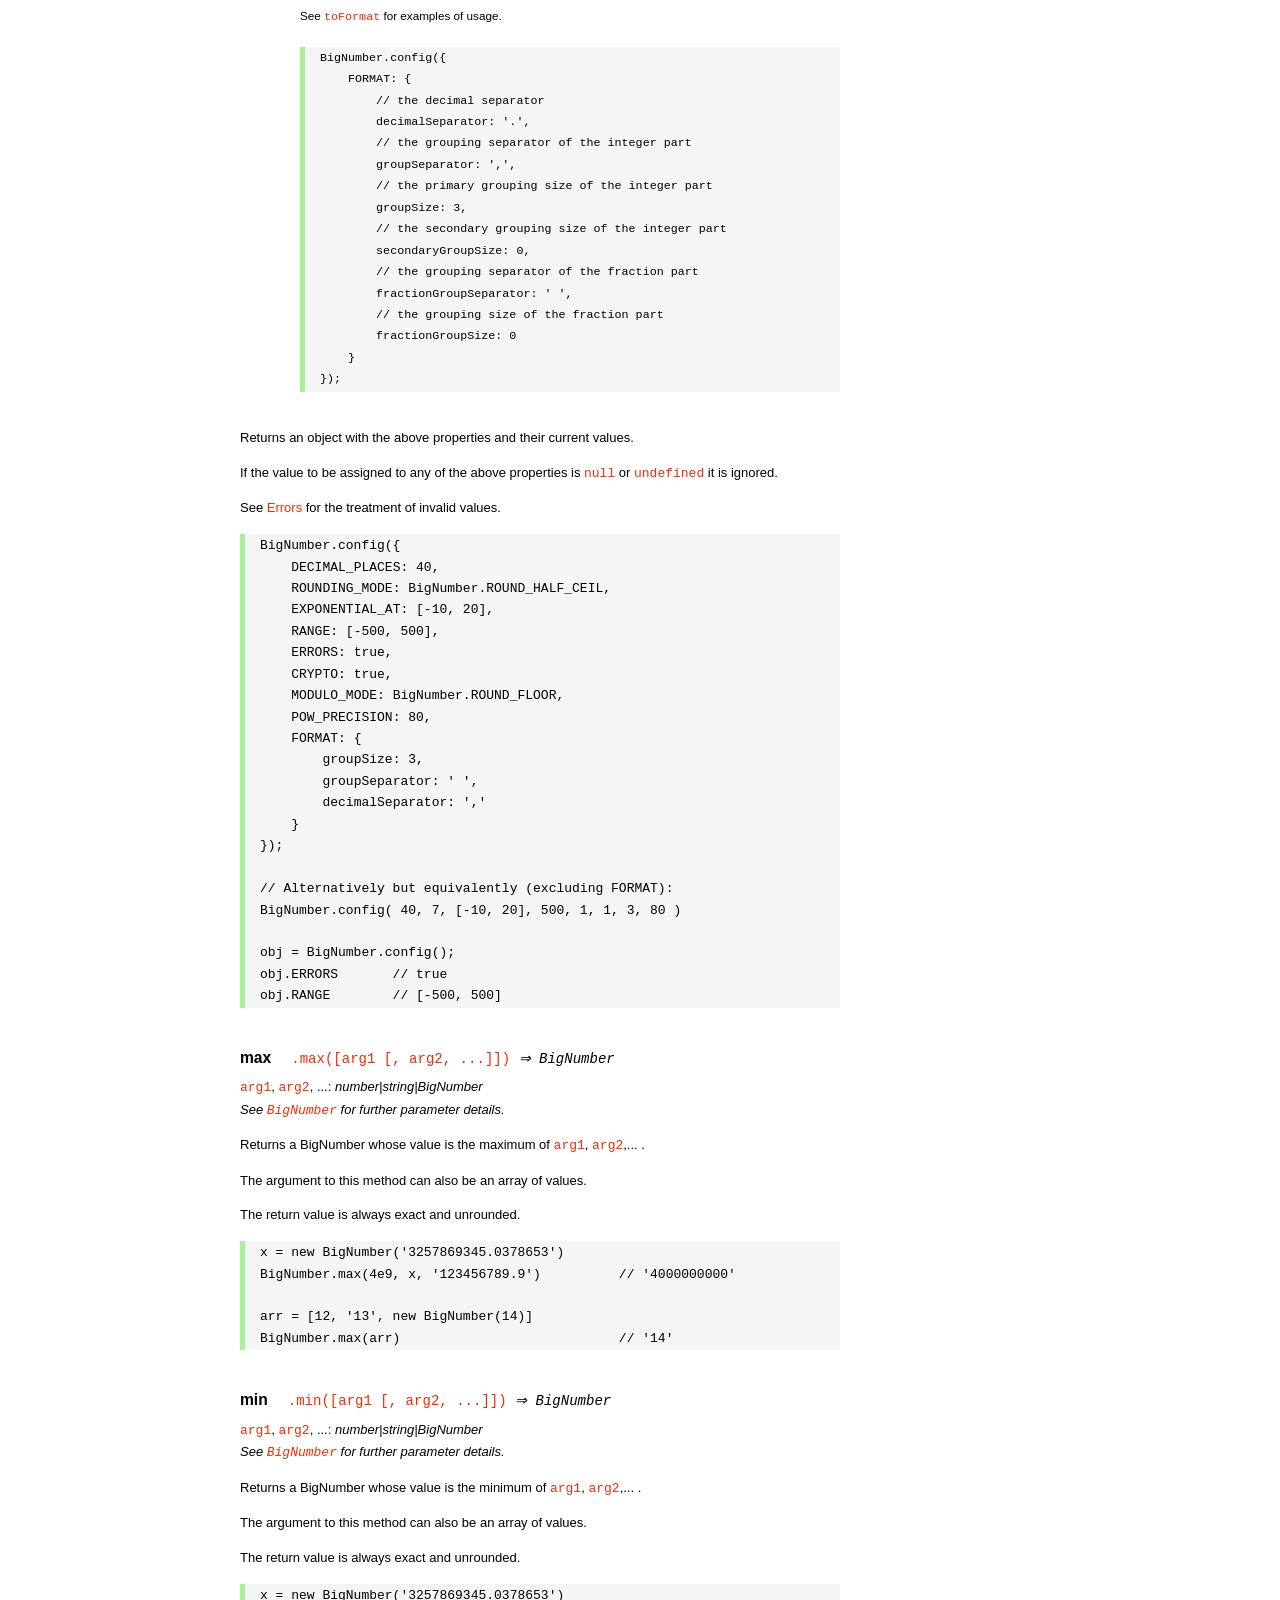
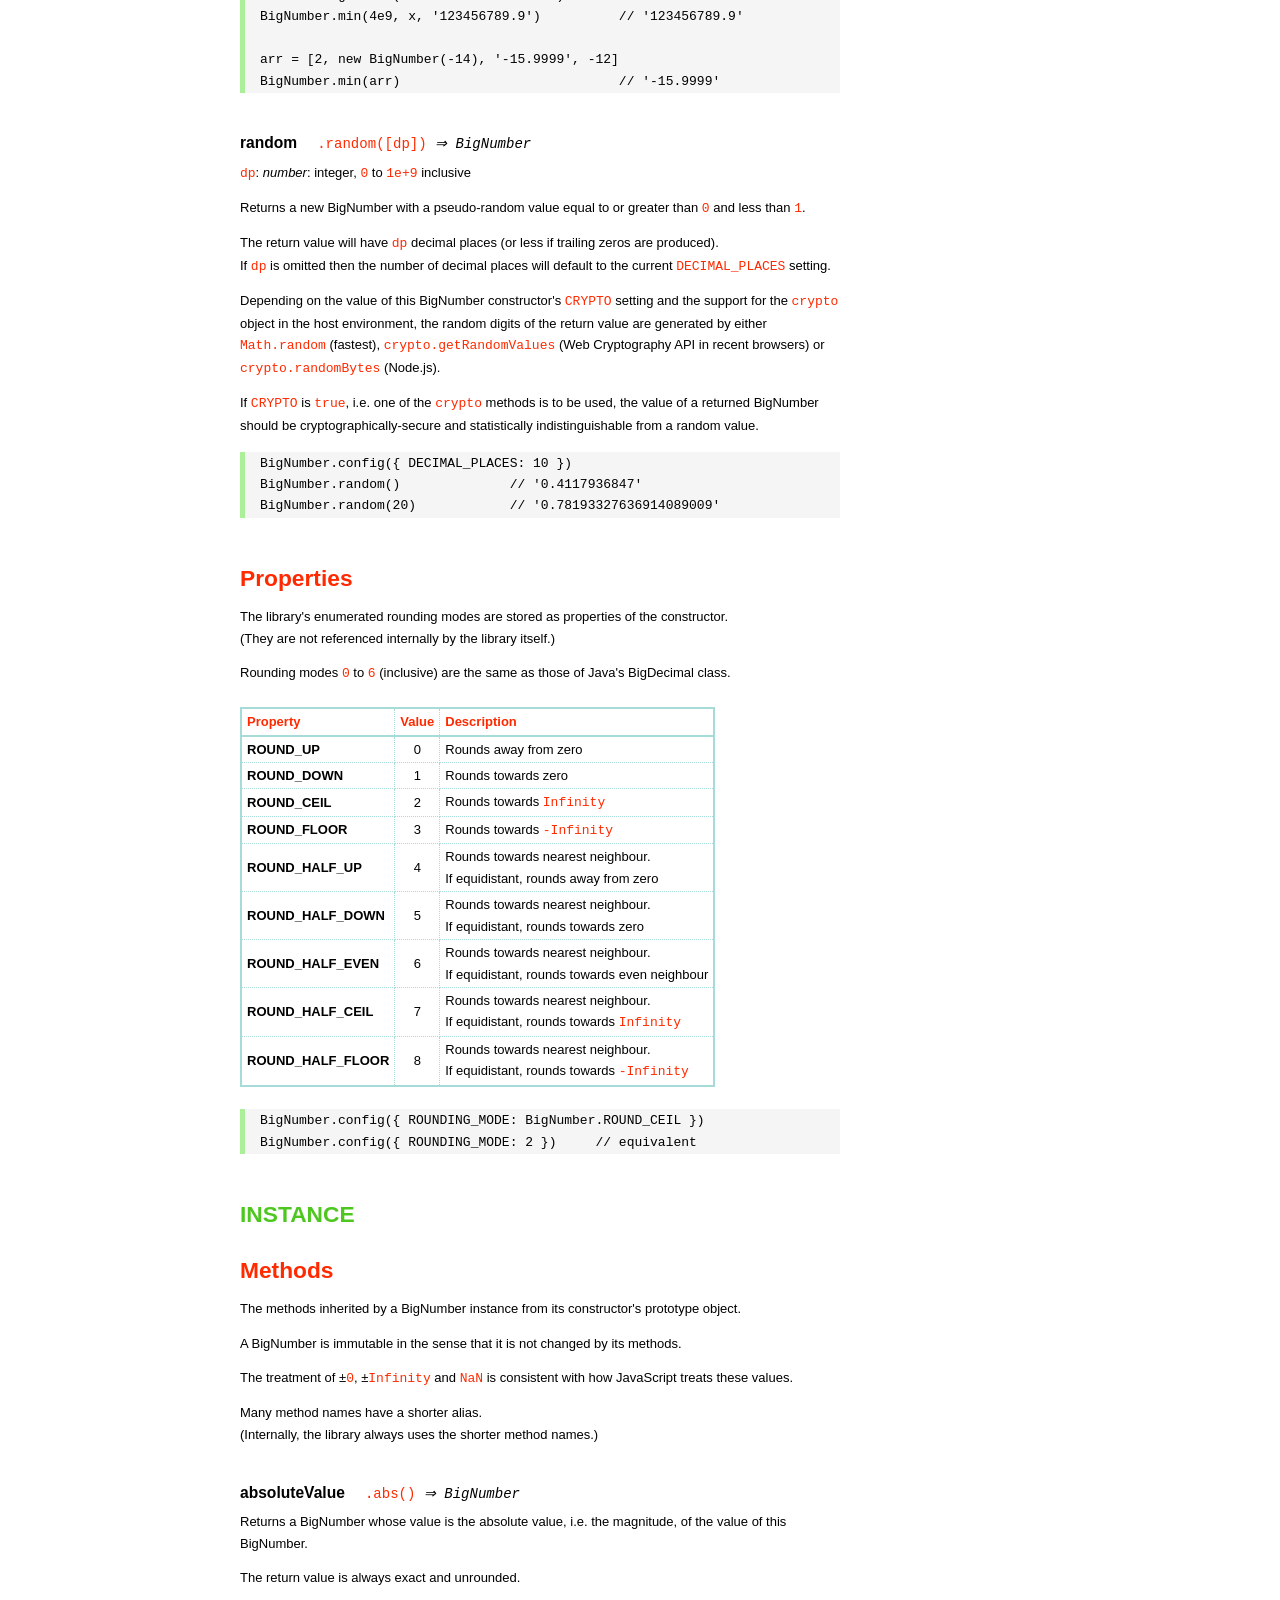
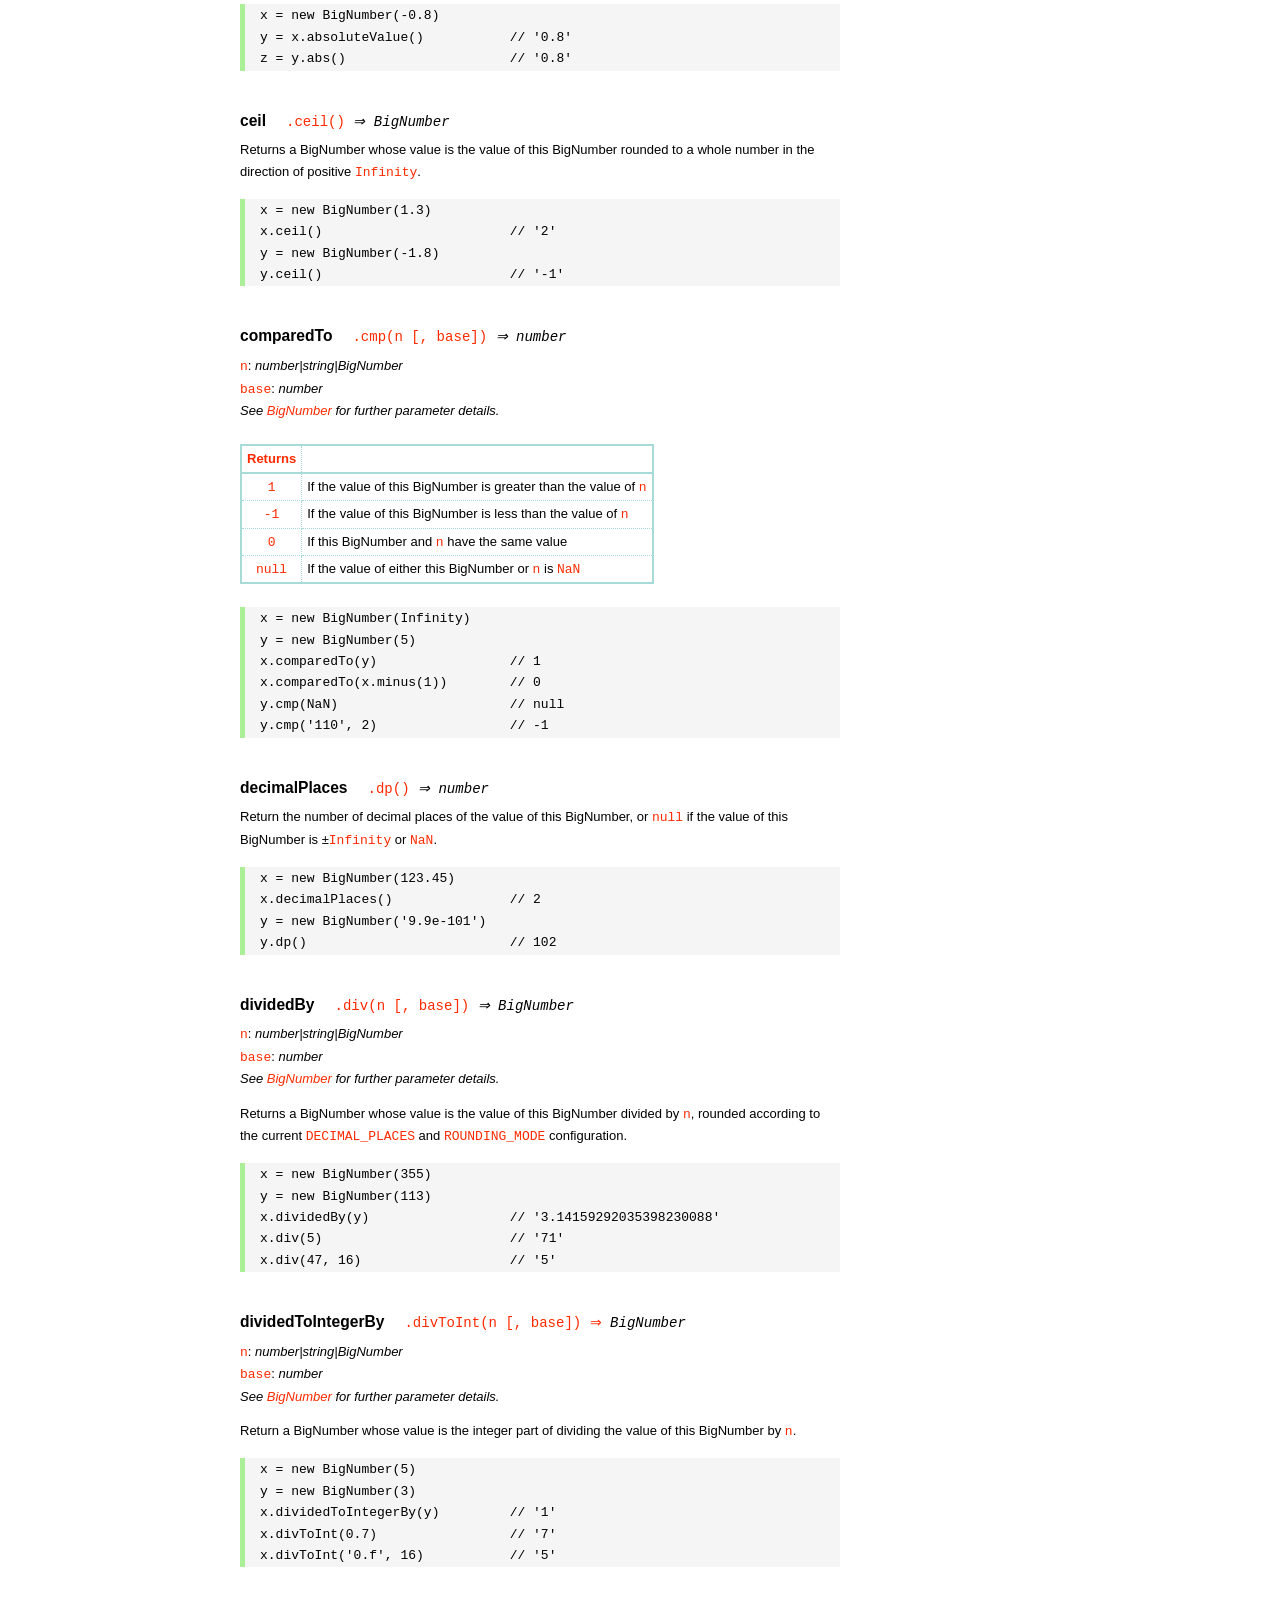
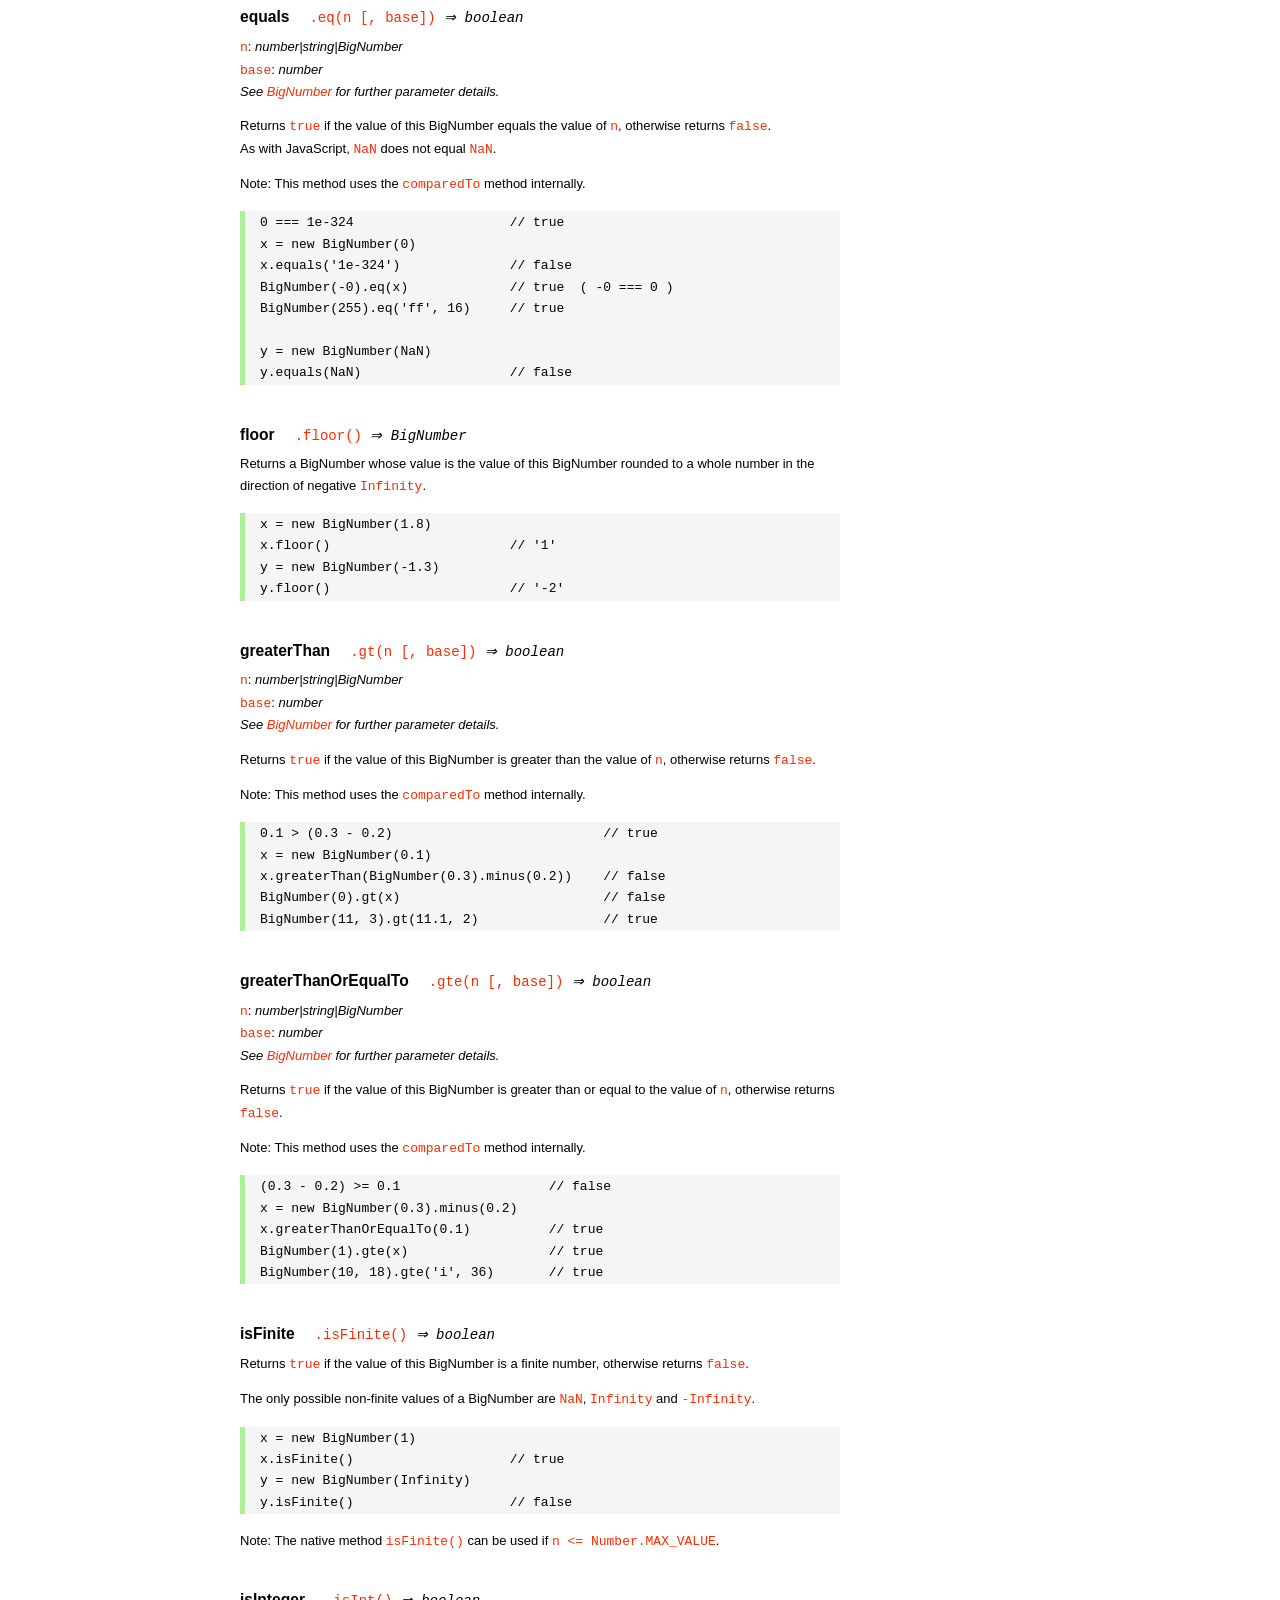
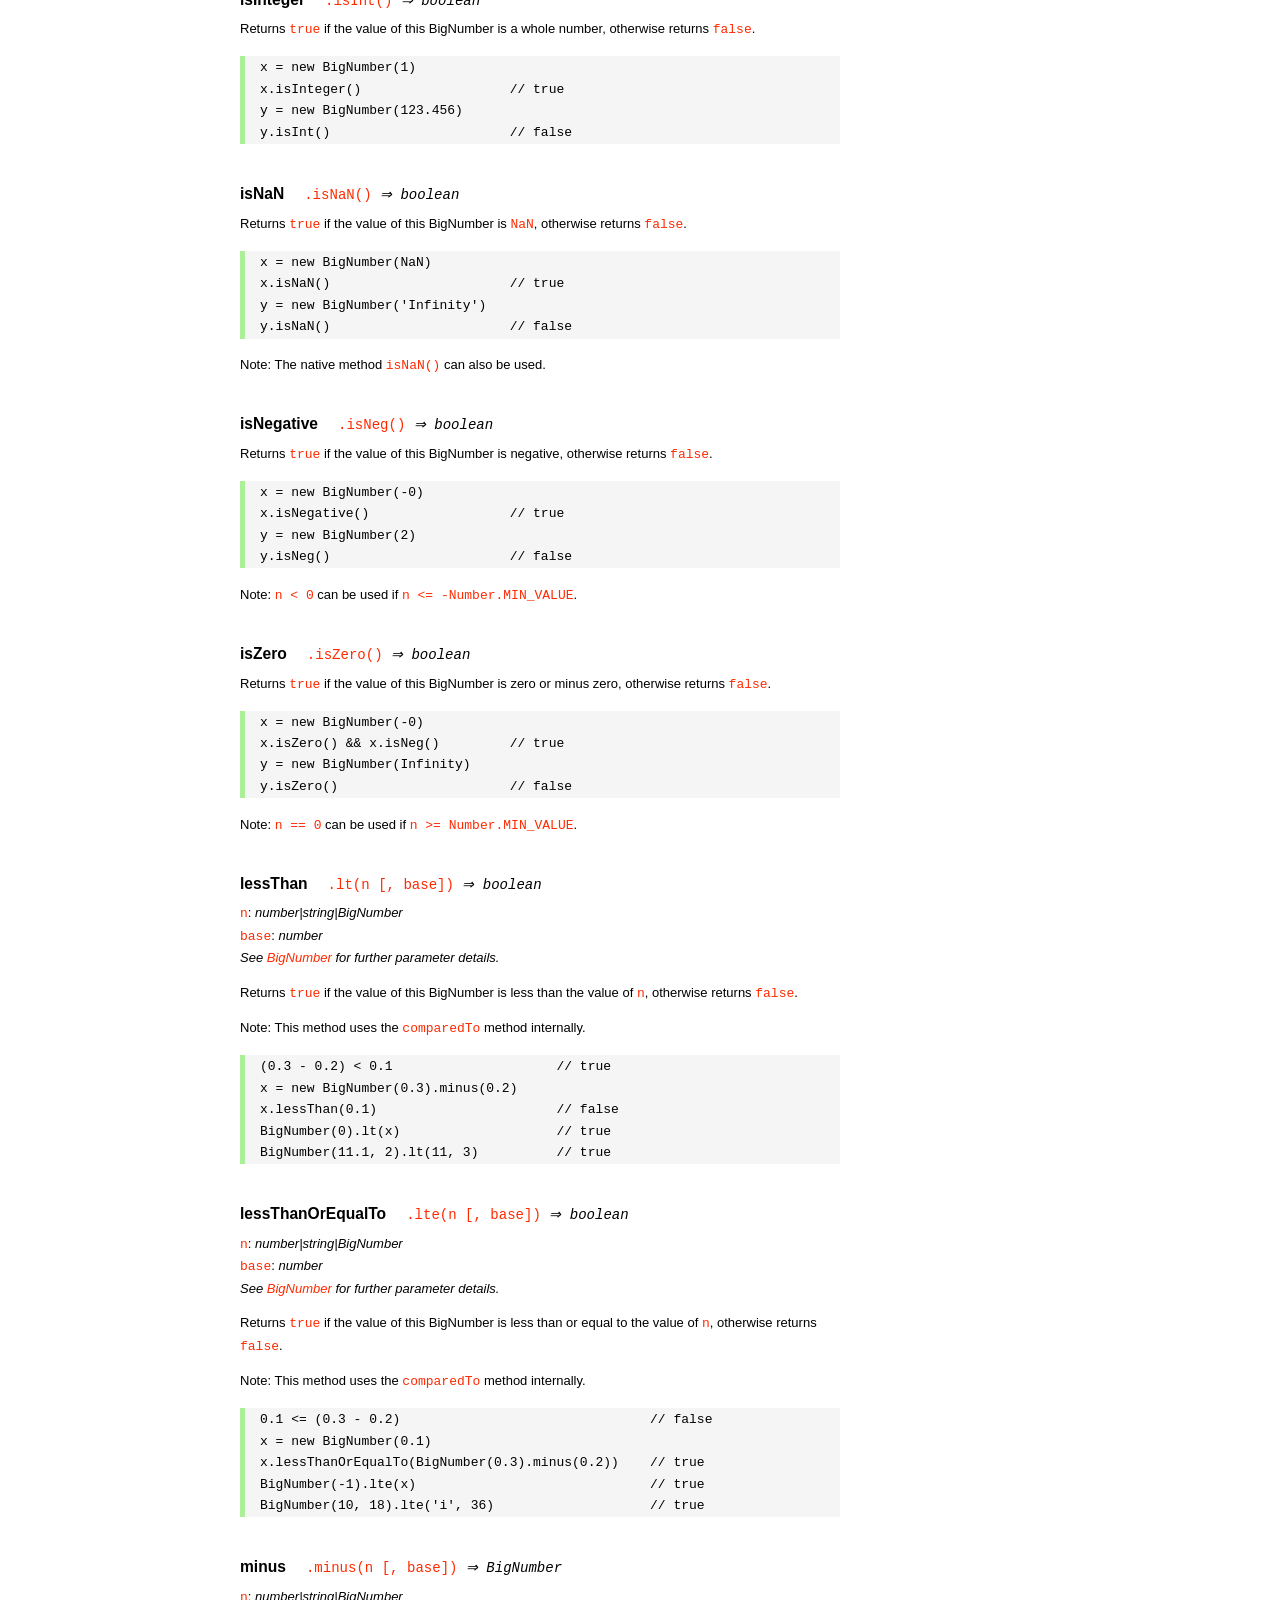
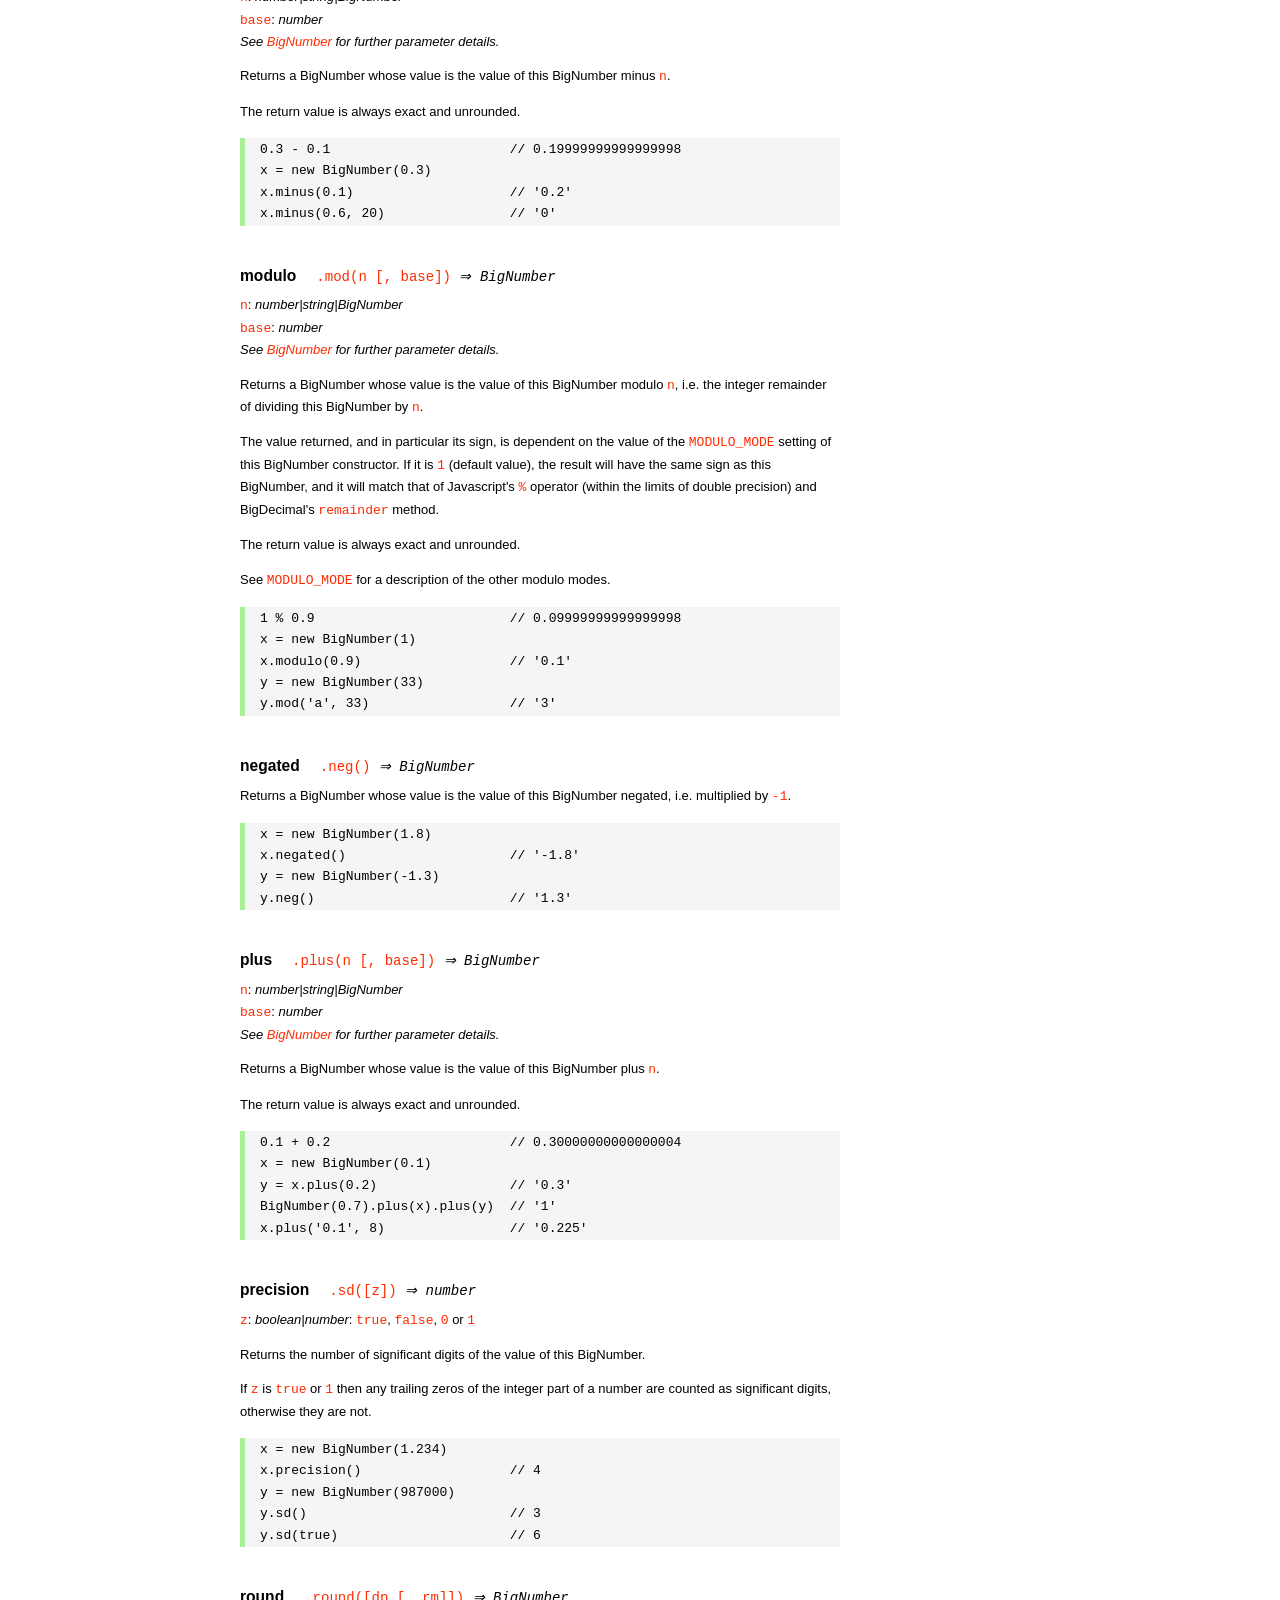
<file: hw/data/node_modules/bignumber.js/doc/API.html>
<!DOCTYPE HTML>
<html>
<head>
<meta charset="utf-8">
<meta http-equiv="X-UA-Compatible" content="IE=edge">
<meta name="Author" content="M Mclaughlin">
<title>bignumber.js API</title>
<style>
html{font-size:100%}
body{background:#fff;font-family:"Helvetica Neue",Helvetica,Arial,sans-serif;font-size:13px;
  line-height:1.65em;min-height:100%;margin:0}
body,i{color:#000}
.nav{background:#fff;position:fixed;top:0;bottom:0;left:0;width:200px;overflow-y:auto;
  padding:15px 0 30px 15px}
div.container{width:600px;margin:50px 0 50px 240px}
p{margin:0 0 1em;width:600px}
pre,ul{margin:1em 0}
h1,h2,h3,h4,h5{margin:0;padding:1.5em 0 0}
h1,h2{padding:.75em 0}
h1{font:400 3em Verdana,sans-serif;color:#000;margin-bottom:1em}
h2{font-size:2.25em;color:#ff2a00}
h3{font-size:1.75em;color:#4dc71f}
h4{font-size:1.75em;color:#ff2a00;padding-bottom:.75em}
h5{font-size:1.2em;margin-bottom:.4em}
h6{font-size:1.1em;margin-bottom:0.8em;padding:0.5em 0}
dd{padding-top:.35em}
dt{padding-top:.5em}
b{font-weight:700}
dt b{font-size:1.3em}
a,a:visited{color:#ff2a00;text-decoration:none}
a:active,a:hover{outline:0;text-decoration:underline}
.nav a,.nav b,.nav a:visited{display:block;color:#ff2a00;font-weight:700; margin-top:15px}
.nav b{color:#4dc71f;margin-top:20px;cursor:default;width:auto}
ul{list-style-type:none;padding:0 0 0 20px}
.nav ul{line-height:14px;padding-left:0;margin:5px 0 0}
.nav ul a,.nav ul a:visited,span{display:inline;color:#000;font-family:Verdana,Geneva,sans-serif;
  font-size:11px;font-weight:400;margin:0}
.inset,ul.inset{margin-left:20px}
.inset{font-size:.9em}
.nav li{width:auto;margin:0 0 3px}
.alias{font-style:italic;margin-left:20px}
table{border-collapse:collapse;border-spacing:0;border:2px solid #a7dbd8;margin:1.75em 0;padding:0}
td,th{text-align:left;margin:0;padding:2px 5px;border:1px dotted #a7dbd8}
th{border-top:2px solid #a7dbd8;border-bottom:2px solid #a7dbd8;color:#ff2a00}
code,pre{font-family:Consolas, monaco, monospace;font-weight:400}
pre{background:#f5f5f5;white-space:pre-wrap;word-wrap:break-word;border-left:5px solid #abef98;
  padding:1px 0 1px 15px;margin:1.2em 0}
code,.nav-title{color:#ff2a00}
.end{margin-bottom:25px}
.centre{text-align:center}
.error-table{font-size:13px;width:100%}
#faq{margin:3em 0 0}
li span{float:right;margin-right:10px;color:#c0c0c0}
#js{font:inherit;color:#4dc71f}
</style>
</head>
<body>

  <div class="nav">

    <a class='nav-title' href="#">API</a>

    <b> CONSTRUCTOR </b>
    <ul>
      <li><a href="#bignumber">BigNumber</a></li>
    </ul>

    <a href="#methods">Methods</a>
    <ul>
      <li><a href="#another">another</a></li>
      <li><a href="#config" >config</a></li>
      <li>
        <ul class="inset">
          <li><a href="#decimal-places">DECIMAL_PLACES</a></li>
          <li><a href="#rounding-mode" >ROUNDING_MODE</a></li>
          <li><a href="#exponential-at">EXPONENTIAL_AT</a></li>
          <li><a href="#range"         >RANGE</a></li>
          <li><a href="#errors"        >ERRORS</a></li>
          <li><a href="#crypto"        >CRYPTO</a></li>
          <li><a href="#modulo-mode"   >MODULO_MODE</a></li>
          <li><a href="#pow-precision" >POW_PRECISION</a></li>
          <li><a href="#format"        >FORMAT</a></li>
        </ul>
      </li>
      <li><a href="#max"   >max</a></li>
      <li><a href="#min"   >min</a></li>
      <li><a href="#random">random</a></li>
    </ul>

    <a href="#constructor-properties">Properties</a>
    <ul>
      <li><a href="#round-up"        >ROUND_UP</a></li>
      <li><a href="#round-down"      >ROUND_DOWN</a></li>
      <li><a href="#round-ceil"      >ROUND_CEIL</a></li>
      <li><a href="#round-floor"     >ROUND_FLOOR</a></li>
      <li><a href="#round-half-up"   >ROUND_HALF_UP</a></li>
      <li><a href="#round-half-down" >ROUND_HALF_DOWN</a></li>
      <li><a href="#round-half-even" >ROUND_HALF_EVEN</a></li>
      <li><a href="#round-half-ceil" >ROUND_HALF_CEIL</a></li>
      <li><a href="#round-half-floor">ROUND_HALF_FLOOR</a></li>
    </ul>

    <b> INSTANCE </b>

    <a href="#prototype-methods">Methods</a>
    <ul>
      <li><a href="#abs"    >absoluteValue       </a><span>abs</span>     </li>
      <li><a href="#ceil"   >ceil                </a>                     </li>
      <li><a href="#cmp"    >comparedTo          </a><span>cmp</span>     </li>
      <li><a href="#dp"     >decimalPlaces       </a><span>dp</span>      </li>
      <li><a href="#div"    >dividedBy           </a><span>div</span>     </li>
      <li><a href="#divInt" >dividedToIntegerBy  </a><span>divToInt</span></li>
      <li><a href="#eq"     >equals              </a><span>eq</span>      </li>
      <li><a href="#floor"  >floor               </a>                     </li>
      <li><a href="#gt"     >greaterThan         </a><span>gt</span>      </li>
      <li><a href="#gte"    >greaterThanOrEqualTo</a><span>gte</span>     </li>
      <li><a href="#isF"    >isFinite            </a>                     </li>
      <li><a href="#isInt"  >isInteger           </a><span>isInt</span>   </li>
      <li><a href="#isNaN"  >isNaN               </a>                     </li>
      <li><a href="#isNeg"  >isNegative          </a><span>isNeg</span>   </li>
      <li><a href="#isZ"    >isZero              </a>                     </li>
      <li><a href="#lt"     >lessThan            </a><span>lt</span>      </li>
      <li><a href="#lte"    >lessThanOrEqualTo   </a><span>lte</span>     </li>
      <li><a href="#minus"  >minus               </a><span>sub</span>     </li>
      <li><a href="#mod"    >modulo              </a><span>mod</span>     </li>
      <li><a href="#neg"    >negated             </a><span>neg</span>     </li>
      <li><a href="#plus"   >plus                </a><span>add</span>     </li>
      <li><a href="#sd"     >precision           </a><span>sd</span>      </li>
      <li><a href="#round"  >round               </a>                     </li>
      <li><a href="#shift"  >shift               </a>                     </li>
      <li><a href="#sqrt"   >squareRoot          </a><span>sqrt</span>    </li>
      <li><a href="#times"  >times               </a><span>mul</span>     </li>
      <li><a href="#toD"    >toDigits            </a>                     </li>
      <li><a href="#toE"    >toExponential       </a>                     </li>
      <li><a href="#toFix"  >toFixed             </a>                     </li>
      <li><a href="#toFor"  >toFormat            </a>                     </li>
      <li><a href="#toFr"   >toFraction          </a>                     </li>
      <li><a href="#toJSON" >toJSON              </a>                     </li>
      <li><a href="#toN"    >toNumber            </a>                     </li>
      <li><a href="#pow"    >toPower             </a><span>pow</span>     </li>
      <li><a href="#toP"    >toPrecision         </a>                     </li>
      <li><a href="#toS"    >toString            </a>                     </li>
      <li><a href="#trunc"  >truncated           </a><span>trunc</span>   </li>
      <li><a href="#valueOf">valueOf             </a>                     </li>
    </ul>

    <a href="#instance-properties">Properties</a>
    <ul>
      <li><a href="#coefficient">c: coefficient</a></li>
      <li><a href="#exponent"   >e: exponent</a></li>
      <li><a href="#sign"       >s: sign</a></li>
      <li><a href="#isbig"      >isBigNumber</a></li>
    </ul>

    <a href="#zero-nan-infinity">Zero, NaN &amp; Infinity</a>
    <a href="#Errors">Errors</a>
    <a class='end' href="#faq">FAQ</a>

  </div>

  <div class="container">

    <h1>bignumber<span id='js'>.js</span></h1>

    <p>A JavaScript library for arbitrary-precision arithmetic.</p>
    <p><a href="https://github.com/MikeMcl/bignumber.js">Hosted on GitHub</a>. </p>

    <h2>API</h2>

    <p>
      See the <a href='https://github.com/MikeMcl/bignumber.js'>README</a> on GitHub for a
      quick-start introduction.
    </p>
    <p>
      In all examples below, <code>var</code> and semicolons are not shown, and if a commented-out
      value is in quotes it means <code>toString</code> has been called on the preceding expression.
    </p>


    <h3>CONSTRUCTOR</h3>

    <h5 id="bignumber">
      BigNumber<code class='inset'>BigNumber(value [, base]) <i>&rArr; BigNumber</i></code>
    </h5>
    <dl>
      <dt><code>value</code></dt>
      <dd>
        <i>number|string|BigNumber</i>: see <a href='#range'>RANGE</a> for
        range.
      </dd>
      <dd>
        A numeric value.
      </dd>
      <dd>
        Legitimate values include &plusmn;<code>0</code>, &plusmn;<code>Infinity</code> and
        <code>NaN</code>.
      </dd>
      <dd>
        Values of type <em>number</em> with more than <code>15</code> significant digits are
        considered invalid (if <a href='#errors'><code>ERRORS</code></a> is true) as calling
        <code><a href='#toS'>toString</a></code> or <code><a href='#valueOf'>valueOf</a></code> on
        such numbers may not result in the intended value.
        <pre>console.log( 823456789123456.3 );    // 823456789123456.2</pre>
      </dd>
      <dd>
        There is no limit to the number of digits of a value of type <em>string</em> (other than
        that of JavaScript's maximum array size).
      </dd>
      <dd>
        Decimal string values may be in exponential, as well as normal (fixed-point) notation.
        Non-decimal values must be in normal notation.
      </dd>
      <dd>
        String values in hexadecimal literal form, e.g. <code>'0xff'</code>, are valid, as are
        string values with the octal and binary prefixs <code>'0o'</code> and <code>'0b'</code>.
        String values in octal literal form without the prefix will be interpreted as
        decimals, e.g. <code>'011'</code> is interpreted as 11, not 9.
      </dd>
      <dd>Values in any base may have fraction digits.</dd>
      <dd>
        For bases from <code>10</code> to <code>36</code>, lower and/or upper case letters can be
        used to represent values from <code>10</code> to <code>35</code>.
      </dd>
      <dd>
        For bases above 36, <code>a-z</code> represents values from <code>10</code> to
        <code>35</code>, <code>A-Z</code> from <code>36</code> to <code>61</code>, and
        <code>$</code> and <code>_</code> represent <code>62</code> and <code>63</code> respectively
        <i>(this can be changed by editing the <code>ALPHABET</code> variable near the top of the
        source file)</i>.
      </dd>
    </dl>
    <dl>
      <dt><code>base</code></dt>
      <dd>
        <i>number</i>: integer, <code>2</code> to <code>64</code> inclusive
      </dd>
      <dd>The base of <code>value</code>.</dd>
      <dd>
        If <code>base</code> is omitted, or is <code>null</code> or <code>undefined</code>, base
        <code>10</code> is assumed.
      </dd>
    </dl>
    <br />
    <p>Returns a new instance of a BigNumber object.</p>
    <p>
      If a base is specified, the value is rounded according to
      the current <a href='#decimal-places'><code>DECIMAL_PLACES</code></a> and
      <a href='#rounding-mode'><code>ROUNDING_MODE</code></a> configuration.
    </p>
    <p>
      See <a href='#Errors'>Errors</a> for the treatment of an invalid <code>value</code> or
      <code>base</code>.
    </p>
    <pre>
x = new BigNumber(9)                       // '9'
y = new BigNumber(x)                       // '9'

// 'new' is optional if ERRORS is false
BigNumber(435.345)                         // '435.345'

new BigNumber('5032485723458348569331745.33434346346912144534543')
new BigNumber('4.321e+4')                  // '43210'
new BigNumber('-735.0918e-430')            // '-7.350918e-428'
new BigNumber(Infinity)                    // 'Infinity'
new BigNumber(NaN)                         // 'NaN'
new BigNumber('.5')                        // '0.5'
new BigNumber('+2')                        // '2'
new BigNumber(-10110100.1, 2)              // '-180.5'
new BigNumber(-0b10110100.1)               // '-180.5'
new BigNumber('123412421.234324', 5)       // '607236.557696'
new BigNumber('ff.8', 16)                  // '255.5'
new BigNumber('0xff.8')                    // '255.5'</pre>
    <p>
      The following throws <code>'not a base 2 number'</code> if
      <a href='#errors'><code>ERRORS</code></a> is true, otherwise it returns a BigNumber with value
      <code>NaN</code>.
    </p>
    <pre>new BigNumber(9, 2)</pre>
    <p>
      The following throws <code>'number type has more than 15 significant digits'</code> if
      <a href='#errors'><code>ERRORS</code></a> is true, otherwise it returns a BigNumber with value
      <code>96517860459076820</code>.
    </p>
    <pre>new BigNumber(96517860459076817.4395)</pre>
    <p>
      The following throws <code>'not a number'</code> if <a href='#errors'><code>ERRORS</code></a>
      is true, otherwise it returns a BigNumber with value <code>NaN</code>.
    </p>
    <pre>new BigNumber('blurgh')</pre>
    <p>
      A value is only rounded by the constructor if a base is specified.
    </p>
    <pre>BigNumber.config({ DECIMAL_PLACES: 5 })
new BigNumber(1.23456789)                  // '1.23456789'
new BigNumber(1.23456789, 10)              // '1.23457'</pre>



    <h4 id="methods">Methods</h4>
     <p>The static methods of a BigNumber constructor.</p>




    <h5 id="another">
       another<code class='inset'>.another([obj]) <i>&rArr; BigNumber constructor</i></code>
    </h5>
    <p><code>obj</code>: <i>object</i></p>
    <p>
      Returns a new independent BigNumber constructor with configuration as described by
      <code>obj</code> (see <a href='#config'><code>config</code></a>), or with the default
      configuration if <code>obj</code> is <code>null</code> or <code>undefined</code>.
    </p>
    <pre>BigNumber.config({ DECIMAL_PLACES: 5 })
BN = BigNumber.another({ DECIMAL_PLACES: 9 })

x = new BigNumber(1)
y = new BN(1)

x.div(3)                        // 0.33333
y.div(3)                        // 0.333333333

// BN = BigNumber.another({ DECIMAL_PLACES: 9 }) is equivalent to:
BN = BigNumber.another()
BN.config({ DECIMAL_PLACES: 9 })</pre>



    <h5 id="config">config<code class='inset'>set([obj]) <i>&rArr; object</i></code></h5>
    <p>
      <code>obj</code>: <i>object</i>: an object that contains some or all of the following
      properties.
    </p>
    <p>Configures the settings for this particular BigNumber constructor.</p>
    <p><i>Note: the configuration can also be supplied as an argument list, see below.</i></p>
    <dl class='inset'>
      <dt id="decimal-places"><code><b>DECIMAL_PLACES</b></code></dt>
      <dd>
        <i>number</i>: integer, <code>0</code> to <code>1e+9</code> inclusive<br />
        Default value: <code>20</code>
      </dd>
      <dd>
        The <u>maximum</u> number of decimal places of the results of operations involving
        division, i.e. division, square root and base conversion operations, and power
        operations with negative exponents.<br />
      </dd>
      <dd>
      <pre>BigNumber.config({ DECIMAL_PLACES: 5 })
BigNumber.set({ DECIMAL_PLACES: 5 })    // equivalent
BigNumber.config(5)    // equivalent</pre>
      </dd>



      <dt id="rounding-mode"><code><b>ROUNDING_MODE</b></code></dt>
      <dd>
        <i>number</i>: integer, <code>0</code> to <code>8</code> inclusive<br />
        Default value: <code>4</code> <a href="#round-half-up">(<code>ROUND_HALF_UP</code>)</a>
      </dd>
      <dd>
        The rounding mode used in the above operations and the default rounding mode of
        <a href='#round'><code>round</code></a>,
        <a href='#toE'><code>toExponential</code></a>,
        <a href='#toFix'><code>toFixed</code></a>,
        <a href='#toFor'><code>toFormat</code></a> and
        <a href='#toP'><code>toPrecision</code></a>.
      </dd>
      <dd>The modes are available as enumerated properties of the BigNumber constructor.</dd>
       <dd>
      <pre>BigNumber.config({ ROUNDING_MODE: 0 })
BigNumber.config(null, BigNumber.ROUND_UP)    // equivalent</pre>
        </dd>



      <dt id="exponential-at"><code><b>EXPONENTIAL_AT</b></code></dt>
      <dd>
        <i>number</i>: integer, magnitude <code>0</code> to <code>1e+9</code> inclusive, or
        <br />
        <i>number</i>[]: [ integer <code>-1e+9</code> to <code>0</code> inclusive, integer
        <code>0</code> to <code>1e+9</code> inclusive ]<br />
        Default value: <code>[-7, 20]</code>
      </dd>
      <dd>
        The exponent value(s) at which <code>toString</code> returns exponential notation.
      </dd>
      <dd>
        If a single number is assigned, the value is the exponent magnitude.<br />
        If an array of two numbers is assigned then the first number is the negative exponent
        value at and beneath which exponential notation is used, and the second number is the
        positive exponent value at and above which the same.
      </dd>
      <dd>
        For example, to emulate JavaScript numbers in terms of the exponent values at which they
        begin to use exponential notation, use <code>[-7, 20]</code>.
      </dd>
      <dd>
      <pre>BigNumber.config({ EXPONENTIAL_AT: 2 })
new BigNumber(12.3)         // '12.3'        e is only 1
new BigNumber(123)          // '1.23e+2'
new BigNumber(0.123)        // '0.123'       e is only -1
new BigNumber(0.0123)       // '1.23e-2'

BigNumber.config({ EXPONENTIAL_AT: [-7, 20] })
new BigNumber(123456789)    // '123456789'   e is only 8
new BigNumber(0.000000123)  // '1.23e-7'

// Almost never return exponential notation:
BigNumber.config({ EXPONENTIAL_AT: 1e+9 })

// Always return exponential notation:
BigNumber.config({ EXPONENTIAL_AT: 0 })</pre>
      </dd>
      <dd>
        Regardless of the value of <code>EXPONENTIAL_AT</code>, the <code>toFixed</code> method
        will always return a value in normal notation and the <code>toExponential</code> method
        will always return a value in exponential form.
      </dd>
      <dd>
        Calling <code>toString</code> with a base argument, e.g. <code>toString(10)</code>, will
        also always return normal notation.
      </dd>



      <dt id="range"><code><b>RANGE</b></code></dt>
      <dd>
        <i>number</i>: integer, magnitude <code>1</code> to <code>1e+9</code> inclusive, or
        <br />
        <i>number</i>[]: [ integer <code>-1e+9</code> to <code>-1</code> inclusive, integer
        <code>1</code> to <code>1e+9</code> inclusive ]<br />
        Default value: <code>[-1e+9, 1e+9]</code>
      </dd>
      <dd>
        The exponent value(s) beyond which overflow to <code>Infinity</code> and underflow to
        zero occurs.
      </dd>
      <dd>
        If a single number is assigned, it is the maximum exponent magnitude: values wth a
        positive exponent of greater magnitude become <code>Infinity</code> and those with a
        negative exponent of greater magnitude become zero.
      <dd>
        If an array of two numbers is assigned then the first number is the negative exponent
        limit and the second number is the positive exponent limit.
      </dd>
      <dd>
        For example, to emulate JavaScript numbers in terms of the exponent values at which they
        become zero and <code>Infinity</code>, use <code>[-324, 308]</code>.
      </dd>
      <dd>
      <pre>BigNumber.config({ RANGE: 500 })
BigNumber.config().RANGE     // [ -500, 500 ]
new BigNumber('9.999e499')   // '9.999e+499'
new BigNumber('1e500')       // 'Infinity'
new BigNumber('1e-499')      // '1e-499'
new BigNumber('1e-500')      // '0'

BigNumber.config({ RANGE: [-3, 4] })
new BigNumber(99999)         // '99999'      e is only 4
new BigNumber(100000)        // 'Infinity'   e is 5
new BigNumber(0.001)         // '0.01'       e is only -3
new BigNumber(0.0001)        // '0'          e is -4</pre>
      </dd>
      <dd>
        The largest possible magnitude of a finite BigNumber is
        <code>9.999...e+1000000000</code>.<br />
        The smallest possible magnitude of a non-zero BigNumber is <code>1e-1000000000</code>.
      </dd>



      <dt id="errors"><code><b>ERRORS</b></code></dt>
      <dd>
        <i>boolean|number</i>: <code>true</code>, <code>false</code>, <code>0</code> or
        <code>1</code>.<br />
        Default value: <code>true</code>
      </dd>
      <dd>
        The value that determines whether BigNumber Errors are thrown.<br />
        If <code>ERRORS</code> is false, no errors will be thrown.
      </dd>
      <dd>See <a href='#Errors'>Errors</a>.</dd>
      <dd><pre>BigNumber.config({ ERRORS: false })</pre></dd>



      <dt id="crypto"><code><b>CRYPTO</b></code></dt>
      <dd>
        <i>boolean|number</i>: <code>true</code>, <code>false</code>, <code>0</code> or
        <code>1</code>.<br />
        Default value: <code>false</code>
      </dd>
      <dd>
        The value that determines whether cryptographically-secure pseudo-random number
        generation is used.
      </dd>
      <dd>
        If <code>CRYPTO</code> is set to <code>true</code> then the
        <a href='#random'><code>random</code></a> method will generate random digits using
        <code>crypto.getRandomValues</code> in browsers that support it, or
        <code>crypto.randomBytes</code> if using a version of Node.js that supports it.
      </dd>
      <dd>
        If neither function is supported by the host environment then attempting to set
        <code>CRYPTO</code> to <code>true</code> will fail, and if <code>ERRORS</code>
        is <code>true</code> an exception will be thrown.
      </dd>
      <dd>
        If <code>CRYPTO</code> is <code>false</code> then the source of randomness used will be
        <code>Math.random</code> (which is assumed to generate at least <code>30</code> bits of
        randomness).
      </dd>
      <dd>See <a href='#random'><code>random</code></a>.</dd>
      <dd>
      <pre>BigNumber.config({ CRYPTO: true })
BigNumber.config().CRYPTO       // true
BigNumber.random()              // 0.54340758610486147524</pre>
      </dd>



      <dt id="modulo-mode"><code><b>MODULO_MODE</b></code></dt>
      <dd>
        <i>number</i>: integer, <code>0</code> to <code>9</code> inclusive<br />
        Default value: <code>1</code> (<a href="#round-down"><code>ROUND_DOWN</code></a>)
      </dd>
      <dd>The modulo mode used when calculating the modulus: <code>a mod n</code>.</dd>
      <dd>
        The quotient, <code>q = a / n</code>, is calculated according to the
        <a href='#rounding-mode'><code>ROUNDING_MODE</code></a> that corresponds to the chosen
        <code>MODULO_MODE</code>.
      </dd>
      <dd>The remainder, <code>r</code>, is calculated as: <code>r = a - n * q</code>.</dd>
      <dd>
        The modes that are most commonly used for the modulus/remainder operation are shown in
        the following table. Although the other rounding modes can be used, they may not give
        useful results.
      </dd>
      <dd>
        <table>
          <tr><th>Property</th><th>Value</th><th>Description</th></tr>
          <tr>
            <td><b>ROUND_UP</b></td><td class='centre'>0</td>
            <td>
              The remainder is positive if the dividend is negative, otherwise it is negative.
            </td>
          </tr>
          <tr>
            <td><b>ROUND_DOWN</b></td><td class='centre'>1</td>
            <td>
              The remainder has the same sign as the dividend.<br />
              This uses 'truncating division' and matches the behaviour of JavaScript's
              remainder operator <code>%</code>.
            </td>
          </tr>
          <tr>
            <td><b>ROUND_FLOOR</b></td><td class='centre'>3</td>
            <td>
              The remainder has the same sign as the divisor.<br />
              This matches Python's <code>%</code> operator.
            </td>
          </tr>
          <tr>
            <td><b>ROUND_HALF_EVEN</b></td><td class='centre'>6</td>
            <td>The <i>IEEE 754</i> remainder function.</td>
          </tr>
           <tr>
             <td><b>EUCLID</b></td><td class='centre'>9</td>
             <td>
               The remainder is always positive. Euclidian division: <br />
               <code>q = sign(n) * floor(a / abs(n))</code>
             </td>
           </tr>
        </table>
      </dd>
      <dd>
        The rounding/modulo modes are available as enumerated properties of the BigNumber
        constructor.
      </dd>
      <dd>See <a href='#mod'><code>modulo</code></a>.</dd>
      <dd>
        <pre>BigNumber.config({ MODULO_MODE: BigNumber.EUCLID })
BigNumber.config({ MODULO_MODE: 9 })          // equivalent</pre>
      </dd>



      <dt id="pow-precision"><code><b>POW_PRECISION</b></code></dt>
      <dd>
        <i>number</i>: integer, <code>0</code> to <code>1e+9</code> inclusive.<br />
        Default value: <code>0</code>
      </dd>
      <dd>
        The <i>maximum</i> number of significant digits of the result of the power operation
        (unless a modulus is specified).
      </dd>
      <dd>If set to <code>0</code>, the number of signifcant digits will not be limited.</dd>
      <dd>See <a href='#pow'><code>toPower</code></a>.</dd>
      <dd><pre>BigNumber.config({ POW_PRECISION: 100 })</pre></dd>



      <dt id="format"><code><b>FORMAT</b></code></dt>
      <dd><i>object</i></dd>
      <dd>
        The <code>FORMAT</code> object configures the format of the string returned by the
        <a href='#toFor'><code>toFormat</code></a> method.
      </dd>
      <dd>
        The example below shows the properties of the <code>FORMAT</code> object that are
        recognised, and their default values.
      </dd>
      <dd>
         Unlike the other configuration properties, the values of the properties of the
         <code>FORMAT</code> object will not be checked for validity. The existing
         <code>FORMAT</code> object will simply be replaced by the object that is passed in.
         Note that all the properties shown below do not have to be included.
      </dd>
      <dd>See <a href='#toFor'><code>toFormat</code></a> for examples of usage.</dd>
      <dd>
      <pre>
BigNumber.config({
    FORMAT: {
        // the decimal separator
        decimalSeparator: '.',
        // the grouping separator of the integer part
        groupSeparator: ',',
        // the primary grouping size of the integer part
        groupSize: 3,
        // the secondary grouping size of the integer part
        secondaryGroupSize: 0,
        // the grouping separator of the fraction part
        fractionGroupSeparator: ' ',
        // the grouping size of the fraction part
        fractionGroupSize: 0
    }
});</pre>
      </dd>
    </dl>
    <br />
    <p>Returns an object with the above properties and their current values.</p>
    <p>
      If the value to be assigned to any of the above properties is <code>null</code> or
      <code>undefined</code> it is ignored.
    </p>
    <p>See <a href='#Errors'>Errors</a> for the treatment of invalid values.</p>
    <pre>
BigNumber.config({
    DECIMAL_PLACES: 40,
    ROUNDING_MODE: BigNumber.ROUND_HALF_CEIL,
    EXPONENTIAL_AT: [-10, 20],
    RANGE: [-500, 500],
    ERRORS: true,
    CRYPTO: true,
    MODULO_MODE: BigNumber.ROUND_FLOOR,
    POW_PRECISION: 80,
    FORMAT: {
        groupSize: 3,
        groupSeparator: ' ',
        decimalSeparator: ','
    }
});

// Alternatively but equivalently (excluding FORMAT):
BigNumber.config( 40, 7, [-10, 20], 500, 1, 1, 3, 80 )

obj = BigNumber.config();
obj.ERRORS       // true
obj.RANGE        // [-500, 500]</pre>



    <h5 id="max">
      max<code class='inset'>.max([arg1 [, arg2, ...]]) <i>&rArr; BigNumber</i></code>
    </h5>
    <p>
      <code>arg1</code>, <code>arg2</code>, ...: <i>number|string|BigNumber</i><br />
      <i>See <code><a href="#bignumber">BigNumber</a></code> for further parameter details.</i>
    </p>
    <p>
      Returns a BigNumber whose value is the maximum of <code>arg1</code>,
      <code>arg2</code>,... .
    </p>
    <p>The argument to this method can also be an array of values.</p>
    <p>The return value is always exact and unrounded.</p>
    <pre>x = new BigNumber('3257869345.0378653')
BigNumber.max(4e9, x, '123456789.9')          // '4000000000'

arr = [12, '13', new BigNumber(14)]
BigNumber.max(arr)                            // '14'</pre>



    <h5 id="min">
      min<code class='inset'>.min([arg1 [, arg2, ...]]) <i>&rArr; BigNumber</i></code>
    </h5>
    <p>
      <code>arg1</code>, <code>arg2</code>, ...: <i>number|string|BigNumber</i><br />
      <i>See <code><a href="#bignumber">BigNumber</a></code> for further parameter details.</i>
    </p>
    <p>
      Returns a BigNumber whose value is the minimum of <code>arg1</code>,
      <code>arg2</code>,... .
    </p>
    <p>The argument to this method can also be an array of values.</p>
    <p>The return value is always exact and unrounded.</p>
    <pre>x = new BigNumber('3257869345.0378653')
BigNumber.min(4e9, x, '123456789.9')          // '123456789.9'

arr = [2, new BigNumber(-14), '-15.9999', -12]
BigNumber.min(arr)                            // '-15.9999'</pre>



    <h5 id="random">
      random<code class='inset'>.random([dp]) <i>&rArr; BigNumber</i></code>
    </h5>
    <p><code>dp</code>: <i>number</i>: integer, <code>0</code> to <code>1e+9</code> inclusive</p>
    <p>
      Returns a new BigNumber with a pseudo-random value equal to or greater than <code>0</code> and
      less than <code>1</code>.
    </p>
    <p>
      The return value will have <code>dp</code> decimal places (or less if trailing zeros are
      produced).<br />
      If <code>dp</code> is omitted then the number of decimal places will default to the current
      <a href='#decimal-places'><code>DECIMAL_PLACES</code></a> setting.
    </p>
    <p>
      Depending on the value of this BigNumber constructor's
      <a href='#crypto'><code>CRYPTO</code></a> setting and the support for the
      <code>crypto</code> object in the host environment, the random digits of the return value are
      generated by either <code>Math.random</code> (fastest), <code>crypto.getRandomValues</code>
      (Web Cryptography API in recent browsers) or <code>crypto.randomBytes</code> (Node.js).
    </p>
    <p>
      If <a href='#crypto'><code>CRYPTO</code></a> is <code>true</code>, i.e. one of the
      <code>crypto</code> methods is to be used, the value of a returned BigNumber should be
      cryptographically-secure and statistically indistinguishable from a random value.
    </p>
    <pre>BigNumber.config({ DECIMAL_PLACES: 10 })
BigNumber.random()              // '0.4117936847'
BigNumber.random(20)            // '0.78193327636914089009'</pre>



    <h4 id="constructor-properties">Properties</h4>
    <p>
      The library's enumerated rounding modes are stored as properties of the constructor.<br />
      (They are not referenced internally by the library itself.)
    </p>
    <p>
      Rounding modes <code>0</code> to <code>6</code> (inclusive) are the same as those of Java's
      BigDecimal class.
    </p>
    <table>
      <tr>
        <th>Property</th>
        <th>Value</th>
        <th>Description</th>
      </tr>
      <tr>
        <td id="round-up"><b>ROUND_UP</b></td>
        <td class='centre'>0</td>
        <td>Rounds away from zero</td>
      </tr>
      <tr>
        <td id="round-down"><b>ROUND_DOWN</b></td>
        <td class='centre'>1</td>
        <td>Rounds towards zero</td>
      </tr>
      <tr>
        <td id="round-ceil"><b>ROUND_CEIL</b></td>
        <td class='centre'>2</td>
        <td>Rounds towards <code>Infinity</code></td>
      </tr>
      <tr>
        <td id="round-floor"><b>ROUND_FLOOR</b></td>
        <td class='centre'>3</td>
        <td>Rounds towards <code>-Infinity</code></td>
      </tr>
      <tr>
        <td id="round-half-up"><b>ROUND_HALF_UP</b></td>
        <td class='centre'>4</td>
        <td>
          Rounds towards nearest neighbour.<br />
          If equidistant, rounds away from zero
        </td>
      </tr>
      <tr>
        <td id="round-half-down"><b>ROUND_HALF_DOWN</b></td>
        <td class='centre'>5</td>
        <td>
          Rounds towards nearest neighbour.<br />
          If equidistant, rounds towards zero
        </td>
      </tr>
      <tr>
        <td id="round-half-even"><b>ROUND_HALF_EVEN</b></td>
        <td class='centre'>6</td>
        <td>
          Rounds towards nearest neighbour.<br />
          If equidistant, rounds towards even neighbour
        </td>
      </tr>
      <tr>
        <td id="round-half-ceil"><b>ROUND_HALF_CEIL</b></td>
        <td class='centre'>7</td>
        <td>
          Rounds towards nearest neighbour.<br />
          If equidistant, rounds towards <code>Infinity</code>
        </td>
      </tr>
      <tr>
        <td id="round-half-floor"><b>ROUND_HALF_FLOOR</b></td>
        <td class='centre'>8</td>
        <td>
          Rounds towards nearest neighbour.<br />
          If equidistant, rounds towards <code>-Infinity</code>
        </td>
      </tr>
    </table>
    <pre>
BigNumber.config({ ROUNDING_MODE: BigNumber.ROUND_CEIL })
BigNumber.config({ ROUNDING_MODE: 2 })     // equivalent</pre>


    <h3>INSTANCE</h3>

    <h4 id="prototype-methods">Methods</h4>
    <p>The methods inherited by a BigNumber instance from its constructor's prototype object.</p>
    <p>A BigNumber is immutable in the sense that it is not changed by its methods. </p>
    <p>
      The treatment of &plusmn;<code>0</code>, &plusmn;<code>Infinity</code> and <code>NaN</code> is
      consistent with how JavaScript treats these values.
    </p>
    <p>
      Many method names have a shorter alias.<br />
      (Internally, the library always uses the shorter method names.)
    </p>



    <h5 id="abs">absoluteValue<code class='inset'>.abs() <i>&rArr; BigNumber</i></code></h5>
    <p>
      Returns a BigNumber whose value is the absolute value, i.e. the magnitude, of the value of
      this BigNumber.
    </p>
    <p>The return value is always exact and unrounded.</p>
    <pre>
x = new BigNumber(-0.8)
y = x.absoluteValue()           // '0.8'
z = y.abs()                     // '0.8'</pre>



    <h5 id="ceil">ceil<code class='inset'>.ceil() <i>&rArr; BigNumber</i></code></h5>
    <p>
      Returns a BigNumber whose value is the value of this BigNumber rounded to
      a whole number in the direction of positive <code>Infinity</code>.
    </p>
    <pre>
x = new BigNumber(1.3)
x.ceil()                        // '2'
y = new BigNumber(-1.8)
y.ceil()                        // '-1'</pre>



    <h5 id="cmp">comparedTo<code class='inset'>.cmp(n [, base]) <i>&rArr; number</i></code></h5>
    <p>
      <code>n</code>: <i>number|string|BigNumber</i><br />
      <code>base</code>: <i>number</i><br />
      <i>See <a href="#bignumber">BigNumber</a> for further parameter details.</i>
    </p>
    <table>
      <tr><th>Returns</th><th>&nbsp;</th></tr>
      <tr>
        <td class='centre'><code>1</code></td>
        <td>If the value of this BigNumber is greater than the value of <code>n</code></td>
      </tr>
      <tr>
        <td class='centre'><code>-1</code></td>
        <td>If the value of this BigNumber is less than the value of <code>n</code></td>
      </tr>
      <tr>
        <td class='centre'><code>0</code></td>
        <td>If this BigNumber and <code>n</code> have the same value</td>
      </tr>
       <tr>
        <td class='centre'><code>null</code></td>
        <td>If the value of either this BigNumber or <code>n</code> is <code>NaN</code></td>
      </tr>
    </table>
    <pre>
x = new BigNumber(Infinity)
y = new BigNumber(5)
x.comparedTo(y)                 // 1
x.comparedTo(x.minus(1))        // 0
y.cmp(NaN)                      // null
y.cmp('110', 2)                 // -1</pre>



    <h5 id="dp">decimalPlaces<code class='inset'>.dp() <i>&rArr; number</i></code></h5>
    <p>
      Return the number of decimal places of the value of this BigNumber, or <code>null</code> if
      the value of this BigNumber is &plusmn;<code>Infinity</code> or <code>NaN</code>.
    </p>
    <pre>
x = new BigNumber(123.45)
x.decimalPlaces()               // 2
y = new BigNumber('9.9e-101')
y.dp()                          // 102</pre>



    <h5 id="div">dividedBy<code class='inset'>.div(n [, base]) <i>&rArr; BigNumber</i></code>
    </h5>
    <p>
      <code>n</code>: <i>number|string|BigNumber</i><br />
      <code>base</code>: <i>number</i><br />
      <i>See <a href="#bignumber">BigNumber</a> for further parameter details.</i>
    </p>
    <p>
      Returns a BigNumber whose value is the value of this BigNumber divided by
      <code>n</code>, rounded according to the current
      <a href='#decimal-places'><code>DECIMAL_PLACES</code></a> and
      <a href='#rounding-mode'><code>ROUNDING_MODE</code></a> configuration.
    </p>
    <pre>
x = new BigNumber(355)
y = new BigNumber(113)
x.dividedBy(y)                  // '3.14159292035398230088'
x.div(5)                        // '71'
x.div(47, 16)                   // '5'</pre>



    <h5 id="divInt">
      dividedToIntegerBy<code class='inset'>.divToInt(n [, base]) &rArr;
      <i>BigNumber</i></code>
    </h5>
    <p>
      <code>n</code>: <i>number|string|BigNumber</i><br />
      <code>base</code>: <i>number</i><br />
      <i>See <a href="#bignumber">BigNumber</a> for further parameter details.</i>
    </p>
    <p>
      Return a BigNumber whose value is the integer part of dividing the value of this BigNumber by
      <code>n</code>.
    </p>
    <pre>
x = new BigNumber(5)
y = new BigNumber(3)
x.dividedToIntegerBy(y)         // '1'
x.divToInt(0.7)                 // '7'
x.divToInt('0.f', 16)           // '5'</pre>



    <h5 id="eq">equals<code class='inset'>.eq(n [, base]) <i>&rArr; boolean</i></code></h5>
    <p>
      <code>n</code>: <i>number|string|BigNumber</i><br />
      <code>base</code>: <i>number</i><br />
      <i>See <a href="#bignumber">BigNumber</a> for further parameter details.</i>
    </p>
    <p>
      Returns <code>true</code> if the value of this BigNumber equals the value of <code>n</code>,
      otherwise returns <code>false</code>.<br />
      As with JavaScript, <code>NaN</code> does not equal <code>NaN</code>.
    </p>
    <p>Note: This method uses the <a href='#cmp'><code>comparedTo</code></a> method internally.</p>
    <pre>
0 === 1e-324                    // true
x = new BigNumber(0)
x.equals('1e-324')              // false
BigNumber(-0).eq(x)             // true  ( -0 === 0 )
BigNumber(255).eq('ff', 16)     // true

y = new BigNumber(NaN)
y.equals(NaN)                   // false</pre>



    <h5 id="floor">floor<code class='inset'>.floor() <i>&rArr; BigNumber</i></code></h5>
    <p>
      Returns a BigNumber whose value is the value of this BigNumber rounded to a whole number in
      the direction of negative <code>Infinity</code>.
    </p>
    <pre>
x = new BigNumber(1.8)
x.floor()                       // '1'
y = new BigNumber(-1.3)
y.floor()                       // '-2'</pre>



    <h5 id="gt">greaterThan<code class='inset'>.gt(n [, base]) <i>&rArr; boolean</i></code></h5>
    <p>
      <code>n</code>: <i>number|string|BigNumber</i><br />
      <code>base</code>: <i>number</i><br />
      <i>See <a href="#bignumber">BigNumber</a> for further parameter details.</i>
    </p>
    <p>
      Returns <code>true</code> if the value of this BigNumber is greater than the value of
      <code>n</code>, otherwise returns <code>false</code>.
    </p>
    <p>Note: This method uses the <a href='#cmp'><code>comparedTo</code></a> method internally.</p>
    <pre>
0.1 &gt; (0.3 - 0.2)                           // true
x = new BigNumber(0.1)
x.greaterThan(BigNumber(0.3).minus(0.2))    // false
BigNumber(0).gt(x)                          // false
BigNumber(11, 3).gt(11.1, 2)                // true</pre>



    <h5 id="gte">
      greaterThanOrEqualTo<code class='inset'>.gte(n [, base]) <i>&rArr; boolean</i></code>
    </h5>
    <p>
      <code>n</code>: <i>number|string|BigNumber</i><br />
      <code>base</code>: <i>number</i><br />
      <i>See <a href="#bignumber">BigNumber</a> for further parameter details.</i>
    </p>
    <p>
      Returns <code>true</code> if the value of this BigNumber is greater than or equal to the value
      of <code>n</code>, otherwise returns <code>false</code>.
    </p>
    <p>Note: This method uses the <a href='#cmp'><code>comparedTo</code></a> method internally.</p>
    <pre>
(0.3 - 0.2) &gt;= 0.1                   // false
x = new BigNumber(0.3).minus(0.2)
x.greaterThanOrEqualTo(0.1)          // true
BigNumber(1).gte(x)                  // true
BigNumber(10, 18).gte('i', 36)       // true</pre>



    <h5 id="isF">isFinite<code class='inset'>.isFinite() <i>&rArr; boolean</i></code></h5>
    <p>
      Returns <code>true</code> if the value of this BigNumber is a finite number, otherwise
      returns <code>false</code>.
    </p>
    <p>
      The only possible non-finite values of a BigNumber are <code>NaN</code>, <code>Infinity</code>
      and <code>-Infinity</code>.
    </p>
    <pre>
x = new BigNumber(1)
x.isFinite()                    // true
y = new BigNumber(Infinity)
y.isFinite()                    // false</pre>
    <p>
      Note: The native method <code>isFinite()</code> can be used if
      <code>n &lt;= Number.MAX_VALUE</code>.
    </p>



    <h5 id="isInt">isInteger<code class='inset'>.isInt() <i>&rArr; boolean</i></code></h5>
    <p>
      Returns <code>true</code> if the value of this BigNumber is a whole number, otherwise returns
      <code>false</code>.
    </p>
    <pre>
x = new BigNumber(1)
x.isInteger()                   // true
y = new BigNumber(123.456)
y.isInt()                       // false</pre>



    <h5 id="isNaN">isNaN<code class='inset'>.isNaN() <i>&rArr; boolean</i></code></h5>
    <p>
      Returns <code>true</code> if the value of this BigNumber is <code>NaN</code>, otherwise
      returns <code>false</code>.
    </p>
    <pre>
x = new BigNumber(NaN)
x.isNaN()                       // true
y = new BigNumber('Infinity')
y.isNaN()                       // false</pre>
    <p>Note: The native method <code>isNaN()</code> can also be used.</p>



    <h5 id="isNeg">isNegative<code class='inset'>.isNeg() <i>&rArr; boolean</i></code></h5>
    <p>
      Returns <code>true</code> if the value of this BigNumber is negative, otherwise returns
      <code>false</code>.
    </p>
    <pre>
x = new BigNumber(-0)
x.isNegative()                  // true
y = new BigNumber(2)
y.isNeg()                       // false</pre>
    <p>Note: <code>n &lt; 0</code> can be used if <code>n &lt;= -Number.MIN_VALUE</code>.</p>



    <h5 id="isZ">isZero<code class='inset'>.isZero() <i>&rArr; boolean</i></code></h5>
    <p>
      Returns <code>true</code> if the value of this BigNumber is zero or minus zero, otherwise
      returns <code>false</code>.
    </p>
    <pre>
x = new BigNumber(-0)
x.isZero() && x.isNeg()         // true
y = new BigNumber(Infinity)
y.isZero()                      // false</pre>
    <p>Note: <code>n == 0</code> can be used if <code>n &gt;= Number.MIN_VALUE</code>.</p>



    <h5 id="lt">lessThan<code class='inset'>.lt(n [, base]) <i>&rArr; boolean</i></code></h5>
    <p>
      <code>n</code>: <i>number|string|BigNumber</i><br />
      <code>base</code>: <i>number</i><br />
      <i>See <a href="#bignumber">BigNumber</a> for further parameter details.</i>
    </p>
    <p>
      Returns <code>true</code> if the value of this BigNumber is less than the value of
      <code>n</code>, otherwise returns <code>false</code>.
    </p>
     <p>Note: This method uses the <a href='#cmp'><code>comparedTo</code></a> method internally.</p>
    <pre>
(0.3 - 0.2) &lt; 0.1                     // true
x = new BigNumber(0.3).minus(0.2)
x.lessThan(0.1)                       // false
BigNumber(0).lt(x)                    // true
BigNumber(11.1, 2).lt(11, 3)          // true</pre>



    <h5 id="lte">
      lessThanOrEqualTo<code class='inset'>.lte(n [, base]) <i>&rArr; boolean</i></code>
    </h5>
    <p>
      <code>n</code>: <i>number|string|BigNumber</i><br />
      <code>base</code>: <i>number</i><br />
      <i>See <a href="#bignumber">BigNumber</a> for further parameter details.</i>
    </p>
    <p>
      Returns <code>true</code> if the value of this BigNumber is less than or equal to the value of
      <code>n</code>, otherwise returns <code>false</code>.
    </p>
    <p>Note: This method uses the <a href='#cmp'><code>comparedTo</code></a> method internally.</p>
    <pre>
0.1 &lt;= (0.3 - 0.2)                                // false
x = new BigNumber(0.1)
x.lessThanOrEqualTo(BigNumber(0.3).minus(0.2))    // true
BigNumber(-1).lte(x)                              // true
BigNumber(10, 18).lte('i', 36)                    // true</pre>



    <h5 id="minus">
      minus<code class='inset'>.minus(n [, base]) <i>&rArr; BigNumber</i></code>
    </h5>
    <p>
      <code>n</code>: <i>number|string|BigNumber</i><br />
      <code>base</code>: <i>number</i><br />
      <i>See <a href="#bignumber">BigNumber</a> for further parameter details.</i>
    </p>
    <p>Returns a BigNumber whose value is the value of this BigNumber minus <code>n</code>.</p>
    <p>The return value is always exact and unrounded.</p>
    <pre>
0.3 - 0.1                       // 0.19999999999999998
x = new BigNumber(0.3)
x.minus(0.1)                    // '0.2'
x.minus(0.6, 20)                // '0'</pre>



    <h5 id="mod">modulo<code class='inset'>.mod(n [, base]) <i>&rArr; BigNumber</i></code></h5>
    <p>
      <code>n</code>: <i>number|string|BigNumber</i><br />
      <code>base</code>: <i>number</i><br />
      <i>See <a href="#bignumber">BigNumber</a> for further parameter details.</i>
    </p>
    <p>
      Returns a BigNumber whose value is the value of this BigNumber modulo <code>n</code>, i.e.
      the integer remainder of dividing this BigNumber by <code>n</code>.
    </p>
    <p>
      The value returned, and in particular its sign, is dependent on the value of the
      <a href='#modulo-mode'><code>MODULO_MODE</code></a> setting of this BigNumber constructor.
      If it is <code>1</code> (default value), the result will have the same sign as this BigNumber,
      and it will match that of Javascript's <code>%</code> operator (within the limits of double
      precision) and BigDecimal's <code>remainder</code> method.
    </p>
    <p>The return value is always exact and unrounded.</p>
    <p>
      See <a href='#modulo-mode'><code>MODULO_MODE</code></a> for a description of the other
      modulo modes.
    </p>
    <pre>
1 % 0.9                         // 0.09999999999999998
x = new BigNumber(1)
x.modulo(0.9)                   // '0.1'
y = new BigNumber(33)
y.mod('a', 33)                  // '3'</pre>



    <h5 id="neg">negated<code class='inset'>.neg() <i>&rArr; BigNumber</i></code></h5>
    <p>
      Returns a BigNumber whose value is the value of this BigNumber negated, i.e. multiplied by
      <code>-1</code>.
    </p>
    <pre>
x = new BigNumber(1.8)
x.negated()                     // '-1.8'
y = new BigNumber(-1.3)
y.neg()                         // '1.3'</pre>



    <h5 id="plus">plus<code class='inset'>.plus(n [, base]) <i>&rArr; BigNumber</i></code></h5>
    <p>
      <code>n</code>: <i>number|string|BigNumber</i><br />
      <code>base</code>: <i>number</i><br />
      <i>See <a href="#bignumber">BigNumber</a> for further parameter details.</i>
    </p>
    <p>Returns a BigNumber whose value is the value of this BigNumber plus <code>n</code>.</p>
    <p>The return value is always exact and unrounded.</p>
    <pre>
0.1 + 0.2                       // 0.30000000000000004
x = new BigNumber(0.1)
y = x.plus(0.2)                 // '0.3'
BigNumber(0.7).plus(x).plus(y)  // '1'
x.plus('0.1', 8)                // '0.225'</pre>



    <h5 id="sd">precision<code class='inset'>.sd([z]) <i>&rArr; number</i></code></h5>
    <p>
      <code>z</code>: <i>boolean|number</i>: <code>true</code>, <code>false</code>, <code>0</code>
      or <code>1</code>
    </p>
    <p>Returns the number of significant digits of the value of this BigNumber.</p>
    <p>
      If <code>z</code> is <code>true</code> or <code>1</code> then any trailing zeros of the
      integer part of a number are counted as significant digits, otherwise they are not.
    </p>
    <pre>
x = new BigNumber(1.234)
x.precision()                   // 4
y = new BigNumber(987000)
y.sd()                          // 3
y.sd(true)                      // 6</pre>



    <h5 id="round">round<code class='inset'>.round([dp [, rm]]) <i>&rArr; BigNumber</i></code></h5>
    <p>
      <code>dp</code>: <i>number</i>: integer, <code>0</code> to <code>1e+9</code> inclusive<br />
      <code>rm</code>: <i>number</i>: integer, <code>0</code> to <code>8</code> inclusive
    </p>
    <p>
      Returns a BigNumber whose value is the value of this BigNumber rounded by rounding mode
      <code>rm</code> to a maximum of <code>dp</code> decimal places.
    </p>
    <p>
      if <code>dp</code> is omitted, or is <code>null</code> or <code>undefined</code>, the
      return value is <code>n</code> rounded to a whole number.<br />
      if <code>rm</code> is omitted, or is <code>null</code> or <code>undefined</code>,
      <a href='#rounding-mode'><code>ROUNDING_MODE</code></a> is used.
    </p>
    <p>
      See <a href='#Errors'>Errors</a> for the treatment of other non-integer or out of range
      <code>dp</code> or <code>rm</code> values.
    </p>
    <pre>
x = 1234.56
Math.round(x)                             // 1235

y = new BigNumber(x)
y.round()                                 // '1235'
y.round(1)                                // '1234.6'
y.round(2)                                // '1234.56'
y.round(10)                               // '1234.56'
y.round(0, 1)                             // '1234'
y.round(0, 6)                             // '1235'
y.round(1, 1)                             // '1234.5'
y.round(1, BigNumber.ROUND_HALF_EVEN)     // '1234.6'
y                                         // '1234.56'</pre>



    <h5 id="shift">shift<code class='inset'>.shift(n) <i>&rArr; BigNumber</i></code></h5>
    <p>
      <code>n</code>: <i>number</i>: integer,
      <code>-9007199254740991</code> to <code>9007199254740991</code> inclusive
    </p>
    <p>
      Returns a BigNumber whose value is the value of this BigNumber shifted <code>n</code> places.
    <p>
      The shift is of the decimal point, i.e. of powers of ten, and is to the left if <code>n</code>
      is negative or to the right if <code>n</code> is positive.
    </p>
    <p>The return value is always exact and unrounded.</p>
    <pre>
x = new BigNumber(1.23)
x.shift(3)                      // '1230'
x.shift(-3)                     // '0.00123'</pre>



    <h5 id="sqrt">squareRoot<code class='inset'>.sqrt() <i>&rArr; BigNumber</i></code></h5>
    <p>
      Returns a BigNumber whose value is the square root of the value of this BigNumber,
      rounded according to the current
      <a href='#decimal-places'><code>DECIMAL_PLACES</code></a> and
      <a href='#rounding-mode'><code>ROUNDING_MODE</code></a> configuration.
    </p>
    <p>
      The return value will be correctly rounded, i.e. rounded as if the result was first calculated
      to an infinite number of correct digits before rounding.
    </p>
    <pre>
x = new BigNumber(16)
x.squareRoot()                  // '4'
y = new BigNumber(3)
y.sqrt()                        // '1.73205080756887729353'</pre>



    <h5 id="times">times<code class='inset'>.times(n [, base]) <i>&rArr; BigNumber</i></code></h5>
    <p>
      <code>n</code>: <i>number|string|BigNumber</i><br />
      <code>base</code>: <i>number</i><br />
      <i>See <a href="#bignumber">BigNumber</a> for further parameter details.</i>
    </p>
    <p>Returns a BigNumber whose value is the value of this BigNumber times <code>n</code>.</p>
    <p>The return value is always exact and unrounded.</p>
    <pre>
0.6 * 3                         // 1.7999999999999998
x = new BigNumber(0.6)
y = x.times(3)                  // '1.8'
BigNumber('7e+500').times(y)    // '1.26e+501'
x.times('-a', 16)               // '-6'</pre>



    <h5 id="toD">
      toDigits<code class='inset'>.toDigits([sd [, rm]]) <i>&rArr; BigNumber</i></code>
    </h5>
    <p>
      <code>sd</code>: <i>number</i>: integer, <code>1</code> to <code>1e+9</code> inclusive.<br />
      <code>rm</code>: <i>number</i>: integer, <code>0</code> to <code>8</code> inclusive.
    </p>
    <p>
      Returns a BigNumber whose value is the value of this BigNumber rounded to <code>sd</code>
      significant digits using rounding mode <code>rm</code>.
    </p>
    <p>
      If <code>sd</code> is omitted or is <code>null</code> or <code>undefined</code>, the return
      value will not be rounded.<br />
      If <code>rm</code> is omitted or is <code>null</code> or <code>undefined</code>,
      <a href='#rounding-mode'><code>ROUNDING_MODE</code></a> will be used.
    </p>
    <p>
      See <a href='#Errors'>Errors</a> for the treatment of other non-integer or out of range
      <code>sd</code> or <code>rm</code> values.
    </p>
    <pre>
BigNumber.config({ precision: 5, rounding: 4 })
x = new BigNumber(9876.54321)

x.toDigits()                          // '9876.5'
x.toDigits(6)                         // '9876.54'
x.toDigits(6, BigNumber.ROUND_UP)     // '9876.55'
x.toDigits(2)                         // '9900'
x.toDigits(2, 1)                      // '9800'
x                                     // '9876.54321'</pre>



    <h5 id="toE">
      toExponential<code class='inset'>.toExponential([dp [, rm]]) <i>&rArr; string</i></code>
    </h5>
    <p>
      <code>dp</code>: <i>number</i>: integer, <code>0</code> to <code>1e+9</code> inclusive<br />
      <code>rm</code>: <i>number</i>: integer, <code>0</code> to <code>8</code> inclusive
    </p>
    <p>
      Returns a string representing the value of this BigNumber in exponential notation rounded
      using rounding mode <code>rm</code> to <code>dp</code> decimal places, i.e with one digit
      before the decimal point and <code>dp</code> digits after it.
    </p>
    <p>
      If the value of this BigNumber in exponential notation has fewer than <code>dp</code> fraction
      digits, the return value will be appended with zeros accordingly.
    </p>
    <p>
      If <code>dp</code> is omitted, or is <code>null</code> or <code>undefined</code>, the number
      of digits after the decimal point defaults to the minimum number of digits necessary to
      represent the value exactly.<br />
      If <code>rm</code> is omitted or is <code>null</code> or <code>undefined</code>,
      <a href='#rounding-mode'><code>ROUNDING_MODE</code></a> is used.
    </p>
    <p>
      See <a href='#Errors'>Errors</a> for the treatment of other non-integer or out of range
      <code>dp</code> or <code>rm</code> values.
    </p>
     <pre>
x = 45.6
y = new BigNumber(x)
x.toExponential()               // '4.56e+1'
y.toExponential()               // '4.56e+1'
x.toExponential(0)              // '5e+1'
y.toExponential(0)              // '5e+1'
x.toExponential(1)              // '4.6e+1'
y.toExponential(1)              // '4.6e+1'
y.toExponential(1, 1)           // '4.5e+1'  (ROUND_DOWN)
x.toExponential(3)              // '4.560e+1'
y.toExponential(3)              // '4.560e+1'</pre>



    <h5 id="toFix">
      toFixed<code class='inset'>.toFixed([dp [, rm]]) <i>&rArr; string</i></code>
    </h5>
    <p>
      <code>dp</code>: <i>number</i>: integer, <code>0</code> to <code>1e+9</code> inclusive<br />
      <code>rm</code>: <i>number</i>: integer, <code>0</code> to <code>8</code> inclusive
    </p>
    <p>
      Returns a string representing the value of this BigNumber in normal (fixed-point) notation
      rounded to <code>dp</code> decimal places using rounding mode <code>rm</code>.
    </p>
    <p>
      If the value of this BigNumber in normal notation has fewer than <code>dp</code> fraction
      digits, the return value will be appended with zeros accordingly.
    </p>
   <p>
      Unlike <code>Number.prototype.toFixed</code>, which returns exponential notation if a number
      is greater or equal to <code>10<sup>21</sup></code>, this method will always return normal
      notation.
    </p>
    <p>
      If <code>dp</code> is omitted or is <code>null</code> or <code>undefined</code>, the return
      value will be unrounded and in normal notation. This is also unlike
      <code>Number.prototype.toFixed</code>, which returns the value to zero decimal places.<br />
      It is useful when fixed-point notation is required and the current
      <a href="#exponential-at"><code>EXPONENTIAL_AT</code></a> setting causes
      <code><a href='#toS'>toString</a></code> to return exponential notation.<br />
      If <code>rm</code> is omitted or is <code>null</code> or <code>undefined</code>,
      <a href='#rounding-mode'><code>ROUNDING_MODE</code></a> is used.
    </p>
    <p>
      See <a href='#Errors'>Errors</a> for the treatment of other non-integer or out of range
      <code>dp</code> or <code>rm</code> values.
    </p>
    <pre>
x = 3.456
y = new BigNumber(x)
x.toFixed()                     // '3'
y.toFixed()                     // '3.456'
y.toFixed(0)                    // '3'
x.toFixed(2)                    // '3.46'
y.toFixed(2)                    // '3.46'
y.toFixed(2, 1)                 // '3.45'  (ROUND_DOWN)
x.toFixed(5)                    // '3.45600'
y.toFixed(5)                    // '3.45600'</pre>



    <h5 id="toFor">
      toFormat<code class='inset'>.toFormat([dp [, rm]]) <i>&rArr; string</i></code>
    </h5>
    <p>
      <code>dp</code>: <i>number</i>: integer, <code>0</code> to <code>1e+9</code> inclusive<br />
      <code>rm</code>: <i>number</i>: integer, <code>0</code> to <code>8</code> inclusive
    </p>
    <p>
      <p>
      Returns a string representing the value of this BigNumber in normal (fixed-point) notation
      rounded to <code>dp</code> decimal places using rounding mode <code>rm</code>, and formatted
      according to the properties of the <a href='#format'><code>FORMAT</code></a> object.
    </p>
    <p>
      See the examples below for the properties of the
      <a href='#format'><code>FORMAT</code></a> object, their types and their usage.
    </p>
    <p>
      If <code>dp</code> is omitted or is <code>null</code> or <code>undefined</code>, then the
      return value is not rounded to a fixed number of decimal places.<br />
      If <code>rm</code> is omitted or is <code>null</code> or <code>undefined</code>,
      <a href='#rounding-mode'><code>ROUNDING_MODE</code></a> is used.
    </p>
    <p>
      See <a href='#Errors'>Errors</a> for the treatment of other non-integer or out of range
      <code>dp</code> or <code>rm</code> values.
    </p>
    <pre>
format = {
    decimalSeparator: '.',
    groupSeparator: ',',
    groupSize: 3,
    secondaryGroupSize: 0,
    fractionGroupSeparator: ' ',
    fractionGroupSize: 0
}
BigNumber.config({ FORMAT: format })

x = new BigNumber('123456789.123456789')
x.toFormat()                    // '123,456,789.123456789'
x.toFormat(1)                   // '123,456,789.1'

// If a reference to the object assigned to FORMAT has been retained,
// the format properties can be changed directly
format.groupSeparator = ' '
format.fractionGroupSize = 5
x.toFormat()                    // '123 456 789.12345 6789'

BigNumber.config({
    FORMAT: {
        decimalSeparator: ',',
        groupSeparator: '.',
        groupSize: 3,
        secondaryGroupSize: 2
    }
})

x.toFormat(6)                   // '12.34.56.789,123'</pre>



    <h5 id="toFr">
      toFraction<code class='inset'>.toFraction([max]) <i>&rArr; [string, string]</i></code>
    </h5>
    <p>
      <code>max</code>: <i>number|string|BigNumber</i>: integer &gt;= <code>1</code> and &lt;
      <code>Infinity</code>
    </p>
    <p>
      Returns a string array representing the value of this BigNumber as a simple fraction with an
      integer numerator and an integer denominator. The denominator will be a positive non-zero
      value less than or equal to <code>max</code>.
    </p>
    <p>
      If a maximum denominator, <code>max</code>, is not specified, or is <code>null</code> or
      <code>undefined</code>, the denominator will be the lowest value necessary to represent the
      number exactly.
    </p>
    <p>
      See <a href='#Errors'>Errors</a> for the treatment of other non-integer or out of range
      <code>max</code> values.
    </p>
    <pre>
x = new BigNumber(1.75)
x.toFraction()                  // '7, 4'

pi = new BigNumber('3.14159265358')
pi.toFraction()                 // '157079632679,50000000000'
pi.toFraction(100000)           // '312689, 99532'
pi.toFraction(10000)            // '355, 113'
pi.toFraction(100)              // '311, 99'
pi.toFraction(10)               // '22, 7'
pi.toFraction(1)                // '3, 1'</pre>



    <h5 id="toJSON">toJSON<code class='inset'>.toJSON() <i>&rArr; string</i></code></h5>
    <p>As <code>valueOf</code>.</p>
    <pre>
x = new BigNumber('177.7e+457')
y = new BigNumber(235.4325)
z = new BigNumber('0.0098074')

// Serialize an array of three BigNumbers
str = JSON.stringify( [x, y, z] )
// "["1.777e+459","235.4325","0.0098074"]"

// Return an array of three BigNumbers
JSON.parse(str, function (key, val) {
    return key === '' ? val : new BigNumber(val)
})</pre>



    <h5 id="toN">toNumber<code class='inset'>.toNumber() <i>&rArr; number</i></code></h5>
    <p>Returns the value of this BigNumber as a JavaScript number primitive.</p>
    <p>
      Type coercion with, for example, the unary plus operator will also work, except that a
      BigNumber with the value minus zero will be converted to positive zero.
    </p>
    <pre>
x = new BigNumber(456.789)
x.toNumber()                    // 456.789
+x                              // 456.789

y = new BigNumber('45987349857634085409857349856430985')
y.toNumber()                    // 4.598734985763409e+34

z = new BigNumber(-0)
1 / +z                          // Infinity
1 / z.toNumber()                // -Infinity</pre>



    <h5 id="pow">toPower<code class='inset'>.pow(n [, m]) <i>&rArr; BigNumber</i></code></h5>
    <p>
      <code>n</code>: <i>number</i>: integer,
      <code>-9007199254740991</code> to <code>9007199254740991</code> inclusive<br />
      <code>m</code>: <i>number|string|BigNumber</i>
    </p>
    <p>
      Returns a BigNumber whose value is the value of this BigNumber raised to the power
      <code>n</code>, and optionally modulo a modulus <code>m</code>.
    </p>
    <p>
      If <code>n</code> is negative the result is rounded according to the current
      <a href='#decimal-places'><code>DECIMAL_PLACES</code></a> and
      <a href='#rounding-mode'><code>ROUNDING_MODE</code></a> configuration.
    </p>
    <p>
      If <code>n</code> is not an integer or is out of range:
    </p>
    <p class='inset'>
      If <code>ERRORS</code> is <code>true</code> a BigNumber Error is thrown,<br />
      else if <code>n</code> is greater than <code>9007199254740991</code>, it is interpreted as
      <code>Infinity</code>;<br />
      else if <code>n</code> is less than <code>-9007199254740991</code>, it is interpreted as
      <code>-Infinity</code>;<br />
      else if <code>n</code> is otherwise a number, it is truncated to an integer;<br />
      else it is interpreted as <code>NaN</code>.
    </p>
    <p>
      As the number of digits of the result of the power operation can grow so large so quickly,
      e.g. 123.456<sup>10000</sup> has over <code>50000</code> digits, the number of significant
      digits calculated is limited to the value of the
      <a href='#pow-precision'><code>POW_PRECISION</code></a> setting (unless a modulus
      <code>m</code> is specified).
    </p>
    <p>
      By default <a href='#pow-precision'><code>POW_PRECISION</code></a> is set to <code>0</code>.
      This means that an unlimited number of significant digits will be calculated, and that the
      method's performance will decrease dramatically for larger exponents.
    </p>
    <p>
      Negative exponents will be calculated to the number of decimal places specified by
      <a href='#decimal-places'><code>DECIMAL_PLACES</code></a> (but not to more than
      <a href='#pow-precision'><code>POW_PRECISION</code></a> significant digits).
    </p>
    <p>
      If <code>m</code> is specified and the value of <code>m</code>, <code>n</code> and this
      BigNumber are positive integers, then a fast modular exponentiation algorithm is used,
      otherwise if any of the values is not a positive integer the operation will simply be
      performed as <code>x.toPower(n).modulo(m)</code> with a
      <a href='#pow-precision'><code>POW_PRECISION</code></a> of <code>0</code>.
    </p>
    <pre>
Math.pow(0.7, 2)                // 0.48999999999999994
x = new BigNumber(0.7)
x.toPower(2)                    // '0.49'
BigNumber(3).pow(-2)            // '0.11111111111111111111'</pre>



    <h5 id="toP">
      toPrecision<code class='inset'>.toPrecision([sd [, rm]]) <i>&rArr; string</i></code>
    </h5>
    <p>
      <code>sd</code>: <i>number</i>: integer, <code>1</code> to <code>1e+9</code> inclusive<br />
      <code>rm</code>: <i>number</i>: integer, <code>0</code> to <code>8</code> inclusive
    </p>
    <p>
      Returns a string representing the value of this BigNumber rounded to <code>sd</code>
      significant digits using rounding mode <code>rm</code>.
    </p>
    <p>
      If <code>sd</code> is less than the number of digits necessary to represent the integer part
      of the value in normal (fixed-point) notation, then exponential notation is used.
    </p>
    <p>
      If <code>sd</code> is omitted, or is <code>null</code> or <code>undefined</code>, then the
      return value is the same as <code>n.toString()</code>.<br />
      If <code>rm</code> is omitted or is <code>null</code> or <code>undefined</code>,
      <a href='#rounding-mode'><code>ROUNDING_MODE</code></a> is used.
    </p>
    <p>
      See <a href='#Errors'>Errors</a> for the treatment of other non-integer or out of range
      <code>sd</code> or <code>rm</code> values.
    </p>
     <pre>
x = 45.6
y = new BigNumber(x)
x.toPrecision()                 // '45.6'
y.toPrecision()                 // '45.6'
x.toPrecision(1)                // '5e+1'
y.toPrecision(1)                // '5e+1'
y.toPrecision(2, 0)             // '4.6e+1'  (ROUND_UP)
y.toPrecision(2, 1)             // '4.5e+1'  (ROUND_DOWN)
x.toPrecision(5)                // '45.600'
y.toPrecision(5)                // '45.600'</pre>



    <h5 id="toS">toString<code class='inset'>.toString([base]) <i>&rArr; string</i></code></h5>
    <p><code>base</code>: <i>number</i>: integer, <code>2</code> to <code>64</code> inclusive</p>
    <p>
      Returns a string representing the value of this BigNumber in the specified base, or base
      <code>10</code> if <code>base</code> is omitted or is <code>null</code> or
      <code>undefined</code>.
    </p>
    <p>
      For bases above <code>10</code>, values from <code>10</code> to <code>35</code> are
      represented by <code>a-z</code> (as with <code>Number.prototype.toString</code>),
      <code>36</code> to <code>61</code> by <code>A-Z</code>, and <code>62</code> and
      <code>63</code> by <code>$</code> and <code>_</code> respectively.
    </p>
    <p>
      If a base is specified the value is rounded according to the current
      <a href='#decimal-places'><code>DECIMAL_PLACES</code></a>
      and <a href='#rounding-mode'><code>ROUNDING_MODE</code></a> configuration.
    </p>
    <p>
      If a base is not specified, and this BigNumber has a positive
      exponent that is equal to or greater than the positive component of the
      current <a href="#exponential-at"><code>EXPONENTIAL_AT</code></a> setting,
      or a negative exponent equal to or less than the negative component of the
      setting, then exponential notation is returned.
    </p>
    <p>If <code>base</code> is <code>null</code> or <code>undefined</code> it is ignored.</p>
    <p>
      See <a href='#Errors'>Errors</a> for the treatment of other non-integer or out of range
      <code>base</code> values.
    </p>
    <pre>
x = new BigNumber(750000)
x.toString()                    // '750000'
BigNumber.config({ EXPONENTIAL_AT: 5 })
x.toString()                    // '7.5e+5'

y = new BigNumber(362.875)
y.toString(2)                   // '101101010.111'
y.toString(9)                   // '442.77777777777777777778'
y.toString(32)                  // 'ba.s'

BigNumber.config({ DECIMAL_PLACES: 4 });
z = new BigNumber('1.23456789')
z.toString()                    // '1.23456789'
z.toString(10)                  // '1.2346'</pre>



    <h5 id="trunc">truncated<code class='inset'>.trunc() <i>&rArr; BigNumber</i></code></h5>
    <p>
      Returns a BigNumber whose value is the value of this BigNumber truncated to a whole number.
    </p>
    <pre>
x = new BigNumber(123.456)
x.truncated()                   // '123'
y = new BigNumber(-12.3)
y.trunc()                       // '-12'</pre>



    <h5 id="valueOf">valueOf<code class='inset'>.valueOf() <i>&rArr; string</i></code></h5>
    <p>
      As <code>toString</code>, but does not accept a base argument and includes the minus sign
      for negative zero.
    </p>
    <pre>
x = new BigNumber('-0')
x.toString()                    // '0'
x.valueOf()                     // '-0'
y = new BigNumber('1.777e+457')
y.valueOf()                     // '1.777e+457'</pre>



    <h4 id="instance-properties">Properties</h4>
    <p>The properties of a BigNumber instance:</p>
    <table>
      <tr>
        <th>Property</th>
        <th>Description</th>
        <th>Type</th>
        <th>Value</th>
      </tr>
      <tr>
        <td class='centre' id='coefficient'><b>c</b></td>
        <td>coefficient<sup>*</sup></td>
        <td><i>number</i><code>[]</code></td>
        <td> Array of base <code>1e14</code> numbers</td>
      </tr>
      <tr>
        <td class='centre' id='exponent'><b>e</b></td>
        <td>exponent</td>
        <td><i>number</i></td>
        <td>Integer, <code>-1000000000</code> to <code>1000000000</code> inclusive</td>
      </tr>
      <tr>
        <td class='centre' id='sign'><b>s</b></td>
        <td>sign</td>
        <td><i>number</i></td>
        <td><code>-1</code> or <code>1</code></td>
      </tr>
      <tr>
        <td class='centre' id='isbig'><b>isBigNumber</b></td>
        <td>type identifier</td>
        <td><i>boolean</i></td>
        <td><code>true</code></td>
      </tr>
    </table>
    <p><sup>*</sup>significand</p>
    <p>
      The value of any of the <code>c</code>, <code>e</code> and <code>s</code> properties may also
      be <code>null</code>.
    </p>
    <p>
      From v2.0.0 of this library, the value of the coefficient of a BigNumber is stored in a
      normalised base <code>100000000000000</code> floating point format, as opposed to the base
      <code>10</code> format used in v1.x.x
    </p>
    <p>
      This change means the properties of a BigNumber are now best considered to be read-only.
      Previously it was acceptable to change the exponent of a BigNumber by writing to its exponent
      property directly, but this is no longer recommended as the number of digits in the first
      element of the coefficient array is dependent on the exponent, so the coefficient would also
      need to be altered.
    </p>
    <p>
      Note that, as with JavaScript numbers, the original exponent and fractional trailing zeros are
      not necessarily preserved.
    </p>
    <pre>x = new BigNumber(0.123)              // '0.123'
x.toExponential()                     // '1.23e-1'
x.c                                   // '1,2,3'
x.e                                   // -1
x.s                                   // 1

y = new Number(-123.4567000e+2)       // '-12345.67'
y.toExponential()                     // '-1.234567e+4'
z = new BigNumber('-123.4567000e+2')  // '-12345.67'
z.toExponential()                     // '-1.234567e+4'
z.c                                   // '1,2,3,4,5,6,7'
z.e                                   // 4
z.s                                   // -1</pre>
    <p>Checking if a value is a BigNumber instance:</p>
    <pre>
x = new BigNumber(3)
x instanceof BigNumber     // true
x.isBigNumber              // true

BN = BigNumber.another();

y = new BN(3)
y instanceof BigNumber     // false
y.isBigNumber              // true</pre>
    



    <h4 id="zero-nan-infinity">Zero, NaN and Infinity</h4>
    <p>
      The table below shows how &plusmn;<code>0</code>, <code>NaN</code> and
      &plusmn;<code>Infinity</code> are stored.
    </p>
    <table>
      <tr>
        <th> </th>
        <th class='centre'>c</th>
        <th class='centre'>e</th>
        <th class='centre'>s</th>
      </tr>
      <tr>
        <td>&plusmn;0</td>
        <td><code>[0]</code></td>
        <td><code>0</code></td>
        <td><code>&plusmn;1</code></td>
      </tr>
      <tr>
        <td>NaN</td>
        <td><code>null</code></td>
        <td><code>null</code></td>
        <td><code>null</code></td>
      </tr>
      <tr>
        <td>&plusmn;Infinity</td>
        <td><code>null</code></td>
        <td><code>null</code></td>
        <td><code>&plusmn;1</code></td>
      </tr>
    </table>
    <pre>
x = new Number(-0)              // 0
1 / x == -Infinity              // true

y = new BigNumber(-0)           // '0'
y.c                             // '0' ( [0].toString() )
y.e                             // 0
y.s                             // -1</pre>



    <h4 id='Errors'>Errors</h4>
    <p>
      The errors that are thrown are generic <code>Error</code> objects with <code>name</code>
      <i>BigNumber Error</i>.
    </p>
    <p>
      The table below shows the errors that may be thrown if <code>ERRORS</code> is
      <code>true</code>, and the action taken if <code>ERRORS</code> is <code>false</code>.
    </p>
    <table class='error-table'>
      <tr>
        <th>Method(s)</th>
        <th>ERRORS: true<br />Throw BigNumber Error</th>
        <th>ERRORS: false<br />Action on invalid argument</th>
      </tr>
      <tr>
        <td rowspan=5>
          <code>
            BigNumber<br />
            comparedTo<br />
            dividedBy<br />
            dividedToIntegerBy<br />
            equals<br />
            greaterThan<br />
            greaterThanOrEqualTo<br />
            lessThan<br />
            lessThanOrEqualTo<br />
            minus<br />
            modulo<br />
            plus<br />
            times
          </code></td>
        <td>number type has more than<br />15 significant digits</td>
        <td>Accept.</td>
      </tr>
      <tr>
        <td>not a base... number</td>
        <td>Substitute <code>NaN</code>.</td>
      </tr>
      <tr>
        <td>base not an integer</td>
        <td>Truncate to integer.<br />Ignore if not a number.</td>
      </tr>
      <tr>
        <td>base out of range</td>
        <td>Ignore.</td>
      </tr>
      <tr>
        <td>not a number<sup>*</sup></td>
        <td>Substitute <code>NaN</code>.</td>
      </tr>
      <tr>
        <td><code>another</code></td>
        <td>not an object</td>
        <td>Ignore.</td>
      </tr>
      <tr>
        <td rowspan=17><code>config</code></td>
        <td><code>DECIMAL_PLACES</code> not an integer</td>
        <td>Truncate to integer.<br />Ignore if not a number.</td>
      </tr>
      <tr>
        <td><code>DECIMAL_PLACES</code> out of range</td>
        <td>Ignore.</td>
      </tr>
      <tr>
        <td><code>ROUNDING_MODE</code> not an integer</td>
        <td>Truncate to integer.<br />Ignore if not a number.</td>
      </tr>
      <tr>
        <td><code>ROUNDING_MODE</code> out of range</td>
        <td>Ignore.</td>
      </tr>
      <tr>
        <td><code>EXPONENTIAL_AT</code> not an integer<br />or not [integer, integer]</td>
        <td>Truncate to integer(s).<br />Ignore if not number(s).</td>
      </tr>
      <tr>
        <td><code>EXPONENTIAL_AT</code> out of range<br />or not [negative, positive]</td>
        <td>Ignore.</td>
      </tr>
      <tr>
        <td><code>RANGE</code> not an integer<br />or not [integer, integer]</td>
        <td> Truncate to integer(s).<br />Ignore if not number(s).</td>
      </tr>
      <tr>
        <td><code>RANGE</code> cannot be zero</td>
        <td>Ignore.</td>
      </tr>
      <tr>
        <td><code>RANGE</code> out of range<br />or not [negative, positive]</td>
        <td>Ignore.</td>
      </tr>
      <tr>
        <td><code>ERRORS</code> not a boolean<br />or binary digit</td>
        <td>Ignore.</td>
      </tr>
      <tr>
        <td><code>CRYPTO</code> not a boolean<br />or binary digit</td>
        <td>Ignore.</td>
      </tr>
      <tr>
        <td><code>CRYPTO</code> crypto unavailable</td>
        <td>Ignore.</td>
      </tr>
      <tr>
        <td><code>MODULO_MODE</code> not an integer</td>
        <td>Truncate to integer.<br />Ignore if not a number.</td>
      </tr>
      <tr>
        <td><code>MODULO_MODE</code> out of range</td>
        <td>Ignore.</td>
      </tr>
      <tr>
        <td><code>POW_PRECISION</code> not an integer</td>
        <td>Truncate to integer.<br />Ignore if not a number.</td>
      </tr>
      <tr>
        <td><code>POW_PRECISION</code> out of range</td>
        <td>Ignore.</td>
      </tr>
      <tr>
        <td><code>FORMAT</code> not an object</td>
        <td>Ignore.</td>
      </tr>
      <tr>
        <td><code>precision</code></td>
        <td>argument not a boolean<br />or binary digit</td>
        <td>Ignore.</td>
      </tr>
      <tr>
        <td rowspan=4><code>round</code></td>
        <td>decimal places not an integer</td>
        <td>Truncate to integer.<br />Ignore if not a number.</td>
      </tr>
      <tr>
        <td>decimal places out of range</td>
        <td>Ignore.</td>
      </tr>
      <tr>
        <td>rounding mode not an integer</td>
        <td>Truncate to integer.<br />Ignore if not a number.</td>
      </tr>
      <tr>
        <td>rounding mode out of range</td>
        <td>Ignore.</td>
      </tr>
      <tr>
        <td rowspan=2><code>shift</code></td>
        <td>argument not an integer</td>
        <td>Truncate to integer.<br />Ignore if not a number.</td>
      </tr>
      <tr>
        <td>argument out of range</td>
        <td>Substitute &plusmn;<code>Infinity</code>.
      </tr>
      <tr>
        <td rowspan=4>
          <code>toExponential</code><br />
          <code>toFixed</code><br />
          <code>toFormat</code>
        </td>
        <td>decimal places not an integer</td>
        <td>Truncate to integer.<br />Ignore if not a number.</td>
      </tr>
      <tr>
        <td>decimal places out of range</td>
        <td>Ignore.</td>
      </tr>
      <tr>
        <td>rounding mode not an integer</td>
        <td>Truncate to integer.<br />Ignore if not a number.</td>
      </tr>
      <tr>
        <td>rounding mode out of range</td>
        <td>Ignore.</td>
      </tr>
      <tr>
        <td rowspan=2><code>toFraction</code></td>
        <td>max denominator not an integer</td>
        <td>Truncate to integer.<br />Ignore if not a number.</td>
      </tr>
      <tr>
        <td>max denominator out of range</td>
        <td>Ignore.</td>
      </tr>
      <tr>
        <td rowspan=4>
          <code>toDigits</code><br />
          <code>toPrecision</code>
        </td>
        <td>precision not an integer</td>
        <td>Truncate to integer.<br />Ignore if not a number.</td>
      </tr>
      <tr>
        <td>precision out of range</td>
        <td>Ignore.</td>
      </tr>
      <tr>
        <td>rounding mode not an integer</td>
        <td>Truncate to integer.<br />Ignore if not a number.</td>
      </tr>
      <tr>
        <td>rounding mode out of range</td>
        <td>Ignore.</td>
      </tr>
      <tr>
        <td rowspan=2><code>toPower</code></td>
        <td>exponent not an integer</td>
        <td>Truncate to integer.<br />Substitute <code>NaN</code> if not a number.</td>
      </tr>
       <tr>
        <td>exponent out of range</td>
        <td>Substitute &plusmn;<code>Infinity</code>.
        </td>
      </tr>
      <tr>
        <td rowspan=2><code>toString</code></td>
        <td>base not an integer</td>
        <td>Truncate to integer.<br />Ignore if not a number.</td>
      </tr>
      <tr>
        <td>base out of range</td>
        <td>Ignore.</td>
      </tr>
    </table>
    <p><sup>*</sup>No error is thrown if the value is <code>NaN</code> or 'NaN'.</p>
    <p>
      The message of a <i>BigNumber Error</i> will also contain the name of the method from which
      the error originated.
    </p>
    <p>To determine if an exception is a <i>BigNumber Error</i>:</p>
    <pre>
try {
    // ...
} catch (e) {
    if ( e instanceof Error && e.name == 'BigNumber Error' ) {
        // ...
    }
}</pre>



    <h4 id='faq'>FAQ</h4>

    <h6>Why are trailing fractional zeros removed from BigNumbers?</h6>
    <p>
      Some arbitrary-precision libraries retain trailing fractional zeros as they can indicate the
      precision of a value. This can be useful but the results of arithmetic operations can be
      misleading.
    </p>
    <pre>
x = new BigDecimal("1.0")
y = new BigDecimal("1.1000")
z = x.add(y)                      // 2.1000

x = new BigDecimal("1.20")
y = new BigDecimal("3.45000")
z = x.multiply(y)                 // 4.1400000</pre>
    <p>
      To specify the precision of a value is to specify that the value lies
      within a certain range.
    </p>
    <p>
      In the first example, <code>x</code> has a value of <code>1.0</code>. The trailing zero shows
      the precision of the value, implying that it is in the range <code>0.95</code> to
      <code>1.05</code>. Similarly, the precision indicated by the trailing zeros of <code>y</code>
      indicates that the value is in the range <code>1.09995</code> to <code>1.10005</code>.
    </p>
    <p>
      If we  add the two lowest values in the ranges we have, <code>0.95 + 1.09995 = 2.04995</code>,
      and if we add the two highest values we have, <code>1.05 + 1.10005 = 2.15005</code>, so the
      range of the result of the addition implied by the precision of its operands is
      <code>2.04995</code> to <code>2.15005</code>.
    </p>
    <p>
      The result given by BigDecimal of <code>2.1000</code> however, indicates that the value is in
      the range <code>2.09995</code> to <code>2.10005</code> and therefore the precision implied by
      its trailing zeros may be misleading.
    </p>
    <p>
      In the second example, the true range is <code>4.122744</code> to <code>4.157256</code> yet
      the BigDecimal answer of <code>4.1400000</code> indicates a range of <code>4.13999995</code>
      to  <code>4.14000005</code>. Again, the precision implied by the trailing zeros may be
      misleading.
    </p>
    <p>
      This library, like binary floating point and most calculators, does not retain trailing
      fractional zeros. Instead, the <code>toExponential</code>, <code>toFixed</code> and
      <code>toPrecision</code> methods enable trailing zeros to be added if and when required.<br />
    </p>
  </div>

</body>
</html>
</file>
<file: hw/css/base.css>
body{
	margin:0;
	padding:0;
}
a{text-decoration:none;}
p,h1,h2,h3,h4,h5,h6,ul,ol,dl,dd{
	margin:0;
	padding:0;
	list-style:none;
}
ul{outline:none;}
img{
	vertical-align:middle;
}
input{outline:none;}
</file>
<file: hw/css/index.css>
.banner{
    width:100%;
    height:450px;
    overflow:hidden;
    position:relative;

}
.banner>.banner-img{
    position:absolute;
    left:0;
    width:800%;
}
.banner>.banner-img>li{
    float:left;
    width:12.5%;
}
 .banner>.banner-img>li>a>img{
    width:100%;
    height:450px;
}
 .banner>.indicators{
     position:absolute;
     left:50%;
     margin-left:-34px;
     bottom:30px;
 }
.banner>.indicators>li{
    border:1px solid transparent;
    width:8px;
    height:8px;
    border-radius:50%;
    float:left;
    margin-left:5px;
   background:#fff;
    transition:all .1s linear;
}
.banner>.indicators>.active{
    cursor:pointer;
    background:#3198FF;
    width:50px;
    border-radius:25px 25px 25px 25px;
}
.container{
    position:absolute;
   padding-left:100px;
}
.products-nav{
    background:rgba(61,61,61,0.6);
    width:300px;
    height:450px;

}
.products-nav  .genre{
    padding:20px;
    width:260px;
    height:35px;
}
.products-nav .genre:hover{
    background:#3d3d3d;
}
.products-nav .genre:hover p,.genre:hover span{
    color:#fff;
}

.products-nav span,.products-nav p{
    color:#999;
    font-size:14px;
}
.arrow{
   float:right;
}
.list{
   position:absolute;
    left:320px;
    top:0px;
    height:450px;
    width:200%;
    background:#fff;
    box-sizing:border-box;
    border-top:1px solid #999;
    border-bottom:1px solid #999;
    display:none;
}
.list-nav{
    width: 100%;
    height: 75px;
    border-bottom:1px solid #999;
    padding:0 50px;
    box-sizing:border-box;
}
.list-nav span{
    display:inline-block;
    font-size: 14px;
    color: #ca151d;
    line-height:75px;
}
.query{
   float:right;
}
.series{
    width:100%;
    border-bottom:1px solid #999;
    height:130px;
    line-height:65px;
}
.series>a{
    padding-left:50px;
    font-size:14px;
    color:#999;
}
.series>a:hover{
    color:#ca151d;
}
.list-products{
    width:100%;
    height:245px;
    padding: 15px 0;
    box-sizing:border-box;
}
.list-products>a{
  float:left;
}
.productList p{
    padding-top:12px;
   text-align: center;
    color:#999;
}
.productList p.price{
    color:#ca151d;
}
.productList{
    display:block;
    width:140px;
    margin:0 25px;
    position:relative;
    top:0px;
    transition:all 0.1s linear;
    box-sizing:border-box;
}
.productList:hover{
    top:-5px;
}
.phone:hover .list{
    display:block;
}
.notebook:hover .list{
    display:block;
}
.watch:hover .list{
    display:block;
}
.home:hover .list{
    display:block;
}
.parts:hover .list{
    display:block;
}
.exclusive:hover .list{
    display:block;
}
.container-lg{
    margin:0px 100px;
}
.home-list{
    margin:20px 0px;
    border:1px solid #EAEAEA;
    height:98px;

}
.home-list>div{
    float:left;
}
.left{
    padding:15px 35px;
}
.left div{
    float:left;
}
.head-portrait img{
    width:59px;
    height:59px;
}
.w-reg{
    width:168px;
}
.w-reg>p>a{
  color:#3a3a3a;
    font-size:12px;
    text-decoration: underline;
}
.w-reg>p>a:hover{
    color:#e01d20;

}
.w-reg p{
    color:#999;
    font-size:12px;
}
.w-reg>a{
    display:inline-block;
    width:58px;
    height:18px;
    text-align:center;
    border:1px solid #ca141d;
    backgrond:#fff;
    line-height:18px;
    font-size:12px;
    margin:10px 0  0 5px;
    color:#ca141d;
}
.w-reg>a:hover{
    color:#fff;
    background: #ca141d;
}
.p-img{
    padding:10px 0px;
    border-left:1px solid #EAEAEA;
    border-right:1px solid #EAEAEA;
}
.p-img>ul>li{
    float:left;
}
.p-img>ul>li{
    width:100px;
    box-sizing:border-box;
    padding-top:10px;
}
.p-img>ul>li>.img{
    width:40px;
    height:40px;
    margin:0 auto ;
}
.p-img>ul>li>span{
    display:block;
    margin:0 auto;
    font-size:12px;
    line-height:20px;
    color: #3a3a3a;
    text-align: center;
}
.p-img>ul>li>.img1{
    background:url(../img/page/dfc7282aff6c05ee60ea98ec42c4b8c0.png)   1px 1px  ;
}
.p-img>ul>li>.img2{
    background:url(../img/page/dfc7282aff6c05ee60ea98ec42c4b8c0.png) 259px 1px;
}
.p-img>ul>li>.img3{
    background:url(../img/page/dfc7282aff6c05ee60ea98ec42c4b8c0.png) 218px 1px;
}
.p-img>ul>li>.img4{
    background:url(../img/page/dfc7282aff6c05ee60ea98ec42c4b8c0.png) 180px 1px;
}
.p-img>ul>li>.img5{
    background:url(../img/page/dfc7282aff6c05ee60ea98ec42c4b8c0.png) 140px 0px;
}
.p-img>ul>li>.img6{
    background:url(../img/page/dfc7282aff6c05ee60ea98ec42c4b8c0.png) 99px 1px;
}
.p-notice{
    height: 48px;
    width:24%;
    padding:10px;
    border-bottom:1px solid #EAEAEA;
    box-sizing: border-box;
    position:absolute;
}
.notice{
    float:left;
    height: 48px;
}
.notice>a{
    font-size:16px;
    color:red;
    font-weight:bold;
}
.notice-content{
    height: 48px;
    overflow: hidden;
    text-align: left;
    width: 243px;
    position: absolute;
    top:0px;
    left:56px;
    line-height:48px;
}
.notice-content>ul{
    height:240px;
   float:left;
}
.notice-content li{
    width: 243px;
    height: 28px;
    font-size:14px;
    overflow: hidden;
    white-space: nowrap;
    text-overflow: ellipsis;
    padding-bottom:20px;
    color:#333;
}
.notice-content li:hover{
    color:red;
}
.p-info{
    padding:10px;
    box-sizing: border-box;
   position:relative;
    top:42px;
    height:48px;
    width:100%;
}
.p-info>span{
    display:inline-block;
    font-size:12px;
    margin-left:10px;
}
.p-info>span:hover{
    color:red;
}
.p-code{
    width:20px;
    height:30px;
    background:url(../img/page/dfc7282aff6c05ee60ea98ec42c4b8c0.png) 63px 13px;

}
.attestation{
    width:20px;
    height:30px;
    background:url(../img/page/dfc7282aff6c05ee60ea98ec42c4b8c0.png) 42px 13px;
}
.recharge{
    width:15px;
    height:22px;
    background:url(../img/page/dfc7282aff6c05ee60ea98ec42c4b8c0.png) 19px 122px;
}
.exploded-view img{
    margin-left:11px;
    transition: all 0.1s linear;
}
.exploded-view img:hover{
    box-shadow: 5px 5px 30px #707070;
}
.hw{
    margin:30px 0;
}
.channel-title{
    color: #333;
    font-size: 24px;
}
.hw>a{
    display:inline-block;
    margin: 0 15px;
    color: #a4a4a4;
    font-size:16px;
}
.hw>a:hover{
    color: #ca151d;
    border-bottom:2px solid #ca151d;
}
.hw>.still-more{
    font-size:18px;
    float:right;
}
.goods-list>ul{
    display:flex;
    justify-content:space-between;
    width:100%;
    height:346px;
    backgrond:#fff;
    box-sizing: border-box;
}
.goods-list>ul>.grid-items{
    backgrond:#fff;
   padding:20px;
    box-sizing: border-box;
}
.goods-list>ul a{
    display:inline-block;
    width:100%;
    height:100%;
    text-align:center;
    color:#333;
    font-size:14px;
}
.goods-list .grid-items{
    width:291px;
    height:346px;
}
.goods-list .grid-items>a>img{
    width:178px;
    height:178px;
}
.goods-list .grid-items>a>.grid-title{
    padding-top:20px;
}
.goods-list .grid-items>a>.grid-desc{
    color:#a4a4a4;
    padding-top:5px;
}
.goods-list .grid-items>a>.grid-price{
    color:#cc0e11;
    padding-top:10px;
}
.goods-list>ul>li{
    box-sizing: border-box;
    position:relative;
    top:0;
    transition: all 0.1s linear;
}
.goods-list>ul>li:hover{
    top:-5px;
    box-shadow: 0px 0px 50px #707070;
}
.identification{
    margin:50px 0;
}
</file>
<file: hw/css/enroll.css>
.e-header{
    width:100%;
    height:67px;
    background:#333333;
    color:#fff;
}
.logo{
    margin-left:150px;
    margin-top:12px;
}
.style{
    display:inline-block;
    font-size: 18px;
    position:relative;
    top:11px;
    font-weight:normal;
    padding-left:10px;
}
.txt{
    display:inline-block;
    font-size: 18px;
    position:relative;
    top:11px;
    left:12px;
}
.e-list{
    color:#333333;
    font-size:0px;
    text-align:center;
    background:#F2F2F2;
    height:600px;
    position:relative;
}
.e-list:before{
    content:"";
    display:table
}
.e-list li{
    margin-bottom:40px;
}
.e-nav{
    width:180px;
    height:50px;
   margin:50px 623px;
    font-size:24px;
    background:red;
    color:#fff;
   border:1px solid red;
    line-height:50px;
    border-radius:5px;
}
.input-left{
    display:inline-block;
    width:80px;
    height:42px;
    border:1px solid #D9D9D9;
    line-height:42px;
    border-radius: 25px 0 0 25px;
    font-size:15px;
    box-sizing:border-box;
    position: relative;
    top:3px;
}
.input-right{
    display:inline-block;
    width:300px;
    height:42px;
    line-height:42px;
    box-sizing:border-box;
    border:1px solid #D9D9D9;
    border-radius: 0 25px 25px 0;
    padding:0px;
}
.e-submit{
    width:188px;
    height:38px;
    border:1px solid red;
    border-radius:25px 25px 25px 25px;
    background:red;
    margin-top:10px;
    color:#fff;
    cursor:pointer;
}
.proving{
    display:block;
    font-size:12px;
    position:absolute;
   left:542px;
    color:red;
    display:none;
}
</file>
<file: hw/css/footer.css>
/*网页尾部*/
.foot{width:100%;}
.foot>.foot-top{
	background:#F0F0F0;
	padding:0 50px;
}
.foot>.foot-top>.company{
	line-height:140px;
}
.foot>.foot-top>.company>hr{
	background:#E8E8E8;
	opacity:0.5;
}
.foot>.foot-top>.company>span{
	font-size:18px;
	margin-right:120px;
}
/*背景图片定位*/
.foot>.foot-top>.company>.f1{
	display:inline-block;
	width:48px;
	height:50px;
	background:url(../img/page/icon-common.png) 402px -148px;
	vertical-align:middle;
	
}
.foot>.foot-top>.company .f2{
	display:inline-block;
	width:48px;
	height:50px;
	background:url(../img/page/icon-common.png) 307px -148px;
	vertical-align:middle;
}
.foot>.foot-top>.company .f3{
	display:inline-block;
	width:48px;
	height:50px;
	background:url(../img/page/icon-common.png) 460px -148px;
	vertical-align:middle;
}
.foot>.foot-top>.company .f4{
	display:inline-block;
	width:48px;
	height:50px;
	background:url(../img/page/icon-common.png) 354px -148px;
	vertical-align:middle;
}
/*所有文字弹性布局*/
.foot>.foot-top>.footer-serve{
	display:flex;
	justify-content:space-between;
	margin-top:20px;
}
/*设置文字的下内边距*/
.foot>.foot-top>.footer-serve h3{
	padding-bottom:10px;
}
/*设置所有文字的颜色*/
.foot>.foot-top>.footer-serve a{
	display:inline-block;
	color:#4D4E4E;
	padding-top:10px;
}
.foot>.foot-top>.footer-serve a:hover{
	color:red;
}
/*设置在线客服和不良信息的边框和字体颜色*/
.foot>.foot-top>.footer-serve>.custom>.on-line{
	width:200px;
	height:40px;
	border:1px solid #E4E4E4;
	background:#fff;
	margin:15px 0;
	text-align:center;
}
.foot>.foot-top>.footer-serve>.custom>.on-line>a{
	color:red;
}
.foot>.foot-top>.footer-serve>.custom>.report{
	width:200px;
	height:40px;
	border:1px solid #E4E4E4;
	background:#fff;
	text-align:center;
}
.foot>.foot-top>.footer-serve>.custom>.report>a{
	color:red;
}
/*背景图片定位*/
.foot>.foot-top>.footer-serve>.custom>.on-line>span{
	display:inline-block;
	width:22px;
	height:23px;
	background:url(../img/page/icon2.png) 100px 3px;
	vertical-align:middle;
}
.foot>.foot-top>.footer-serve>.custom>.report>span{
	display:inline-block;
	width:22px;
	height:23px;
	background:url(../img/page/icon2.png) 21px 2px;
	vertical-align:middle;
}
.foot>.foot-bottom{
	background:#E6E6E6;
	height:120px;
	display:flex;
	padding-left:50px;
}
/*背景图片定位*/
.foot>.foot-bottom>a{
	display:inline-block;
	width:82px;
	height:20px;
	background:url(../img/page/icon-common.png) -99px 194px;
	vertical-align:middle;
	margin:40px 20px 20px 0;
}
.foot>.foot-bottom>.copr>li{
	margin:15px;
	font-size:13px;
	color:#a4a4a4;
}
.foot>.foot-bottom>.print>a{
	display:inline-block;
	margin:40px 50px;
}
</file>
<file: hw/css/header.css>
/*头部广告图*/
.header>.chart{
	position: relative;
}
.header>.chart>.ad{
	width:100%;
}
.header>.chart>.delete{
	position:absolute;
	top:5px;
	right:120px;
	display:inline-block;
	width:28px;
	height:28px;
	background:url(../img/page/icon1.png) 1px -382px;
}
/*导航栏*/
.header>.nav{
	display:flex;
	justify-content:space-between;
	
}
/*导航栏左边*/
.header>.nav>.left{
	margin:10px 0 10px 50px;
	position:relative;
}
.header>.nav>div>a{
	color:#a4a4a4;

}
.header>.nav>.left>span{
	color:#a4a4a4;
	padding:0 6px;
}
.header>.nav>.left>.dela{
	display:inline-block;
	border:6px solid transparent;
	border-top:6px solid #999;
	position:relative;
	top:3px;
	right:-1px;
}
.hide{
	position:absolute;
	width:180px;
	height:300px;
	left:687px;
	z-index:5;
	background:#fff;
	text-align: center;
	border:1px solid #EAEAEA;
	box-sizing:border-box;
	display:none;
}
.show{
	display:block;
}
.hide>a{
	display:block;
	padding-top:15px;
}
.hide>a{
	color:#3a3a3a;
	font-size:12px;
}
.hide>a:hover{
	color:red;
}
.QR-Code{
	margin-top:20px;
	border-top:1px solid #EAEAEA;
}
.QR-Code>img{
	padding:20px 0;
}
.QR-Code>div>span{
	display:inline-block;
	color:#3a3a3a;
	font-size:12px;
	margin-left:40px;
}
.QR-Code>div>a{
	color:#3a3a3a;
	font-size:12px;
}
.QR-Code>div>a:hover{
	color:red;
}
.nav>.left>.content:hover~.hide{
	display:block;
}
.header>.nav>.left>a:hover{
	color:red;
}
/*导航栏右边,购物车,登录注册*/
.header>.nav>.right{
	margin:20px 50px 10px 0px;
	position: relative;
}
.header>.nav>.right>a{
	padding-left:5px;
}
.header>.nav>.right>a:hover{
	color:red;
}
.header>.nav>.right>span{
	color:#a4a4a4;
	padding-left:5px;
}
/*购物车背景图片定位*/
.header>.nav>.right>.car{
	display:inline-block;
	width:18px;
	height:20px;
	background:url(../img/page/icon-common.png) 3px 7px;
	cursor:pointer;
}
.shopping-cart{
	position:absolute;
	left:-110px;
	width:400px;
	height:200px;
	background:#fff;
	text-align: center;
	border:1px solid #eaeaea;
	z-index:5;
	padding-top:20px;
	display:none;
}
.shopping-cart>p{
	color:#a4a4a4;
	padding-top:10px;
}
.header>.nav>.right>.shopping:hover~.shopping-cart{
	display:block;
}
/*导航栏商品搜索类*/
.header>.nav-goods{
	display:flex;
	justify-content:space-between;
}
.header>.nav-goods>.logo{
	margin:10px 0 10px 50px;
}
/*导航栏商品搜索类左边*/
.header>.nav-goods>.left{
	margin:10px 0 20px -160px;
	
}
.header>.nav-goods>.left>a{
	margin-left:15px;
	box-sizing:border-box;
	font-size:16px;
	color:#3A3A3A;
	line-height:40px;
}
.header>.nav-goods>.left>a:hover{
	color:red;
	border-bottom:3px solid red;
}
/*导航栏商品搜索类右边*/
.header>.nav-goods>.right{
	font-size:0;
	margin:20px 50px 20px 0px;
}
.header>.nav-goods>.right>.textbox{
	width:230px;
	height:25px;
	border:1px solid #ddd;
	padding-left:10px;
}
.header>.nav-goods>.right>.textbox::placeholder{
	color:#a4a4a4;
}
.header>.nav-goods>.right>.textbox:hover::placeholder{
	color:red;
}
/*搜索背景图片定位*/
.header>.nav-goods>.right>.search{
	display:inline-block;
	width:18px;
	height:25px;
	background:url(../img/page/icon-common.png) -3px -22px;
	cursor:pointer;
	position:relative;
	top:7px;
}
</file>
<file: hw/css/login.css>
/*页头*/
.nav{
	width:100%;
	height:67px;
	background-color:#EBEBEB ;
}
.logo{
	margin-left:150px;
	margin-top:12px;
}
.style{
	display:inline-block;
	font-size: 18px;
	color: #cccccc;
	position:relative;
	top:11px;
	font-weight:normal;
}
.txt{
	display:inline-block;
	font-size: 18px;
    color: #333333;
	position:relative;
	top:11px;
	left:12px;
}
/*背景图*/
.banner{
	background:url(../img/login/login_default_bg.png) no-repeat;
	background-size:cover;
	width:100%;
	height:600px;
	padding-top:50px;
	box-sizing:border-box;
}
/*登录页*/
.background{
	height: 520px;
    position: relative;
	left:70%;
	width: 380px;
	background: #FFFFFF;
	padding:10px;
	box-sizing:border-box;
	text-align: center;
}
.login{
	font-size:20px;
	color:red;
}
.login:hover{
	color:red;
	cursor:pointer;
}
.entry{
	font-size:20px;
	color:#333;
}
.entry:hover{
	color:red;
	cursor:pointer;
}
.tdc{
	margin-top:20px;
}
.wire{
	font-size:20px;
	padding:0 30px;
	color:#999;
}
.cheek{
	width:95%;
	border:none;
	border-bottom:1px solid #999;
	border-radius:4px;
	height:30px;
	margin:15px 0;
	padding-left:10px;
}
.background>li>.show{
	display:inline-block;
	font-size:12px;
	color:red;
	display:none;
}
.checkbox{
	margin-left:-200px;
}
.accountNumber{
	font-size:12px;
	color:#446685;
}
.submit{
	width:100%;
	height:35px;
	background:#B40707;
	color:#fff;
	text-align:center;
	border:1px solid #b40707;
	border-radius:25px 25px 25px 25px;
	margin:20px 0;
	cursor:pointer;
}
.txts{
	font-size:12px;
	color:#3198FF;
	text-align:center;
}
.more{
	display:inline-block;
	padding:0 0 10px 90%;
}
.center{
	text-align:center;
	padding-bottom:50px;
}
.line{
	width:100%;
	height:1px;
	background:linear-gradient(to left, #fff 0%, #446685 20%, #4D4E4E 80%, #fff 100%);
}
.other-content{
	position:relative;
	padding-bottom:20px;
}
.other-login{
	width:120px;
	background:#fff;
	text-align:center;
	position:absolute;
	top:-10px;
	left:114px;
	font-size:12px;
	color:#999;
}
/*qq,微信，支付宝背景图片定位*/
.qq{
	display:inline-block;
	width:42px;
	height:40px;
	background:url(../img/login/third_login.png) -73px -10px;
	margin-left:25px;
}
.qq:hover{
	background:url(../img/login/third_login.png) -73px 142px;
}
.Alipay{
	display:inline-block;
	width:42px;
	height:40px;
	background:url(../img/login/third_login.png) -133px -10px;
	margin-left:15px;
}
.Alipay:hover{
	background:url(../img/login/third_login.png) -133px 142px;
}
.Wechat{
	display:inline-block;
	width:42px;
	height:40px;
	background:url(../img/login/third_login.png) -13px -10px;
	margin-left:15px;
}
.Wechat:hover{
	background:url(../img/login/third_login.png) -13px 142px;
}
/*页尾样式*/
.container{
	background:#EBEBEB;
	padding:20px;
	text-align:center;
}
.container>a,span,p{
	font-size:12px;
	color:#999;
	padding-left:10px;
}
.container>p{
	padding-top:10px;
}


/*扫码登录*/
.scan{
	text-align:center;
	position:relative;
	display:none;
}
.holder{
	height:274px;
}
.tdc{
	margin-top:90px;
	position:absolute;
	left:110px;
	transition: all 0.5s linear;
	z-index:2;
	border:1px solid #999;
}
.mobile-phone{
	position:absolute;
	margin-top:60px;
	margin-left:50px;
	opacity:0;
	transition: all 0.5s linear;
}

.app{
	margin:90px 0 10px 0;
	color:rgb(0, 125, 255);
	font-size:14px;
}
.set-up{
	color:black;
	font-size:12px;
}
</file>
